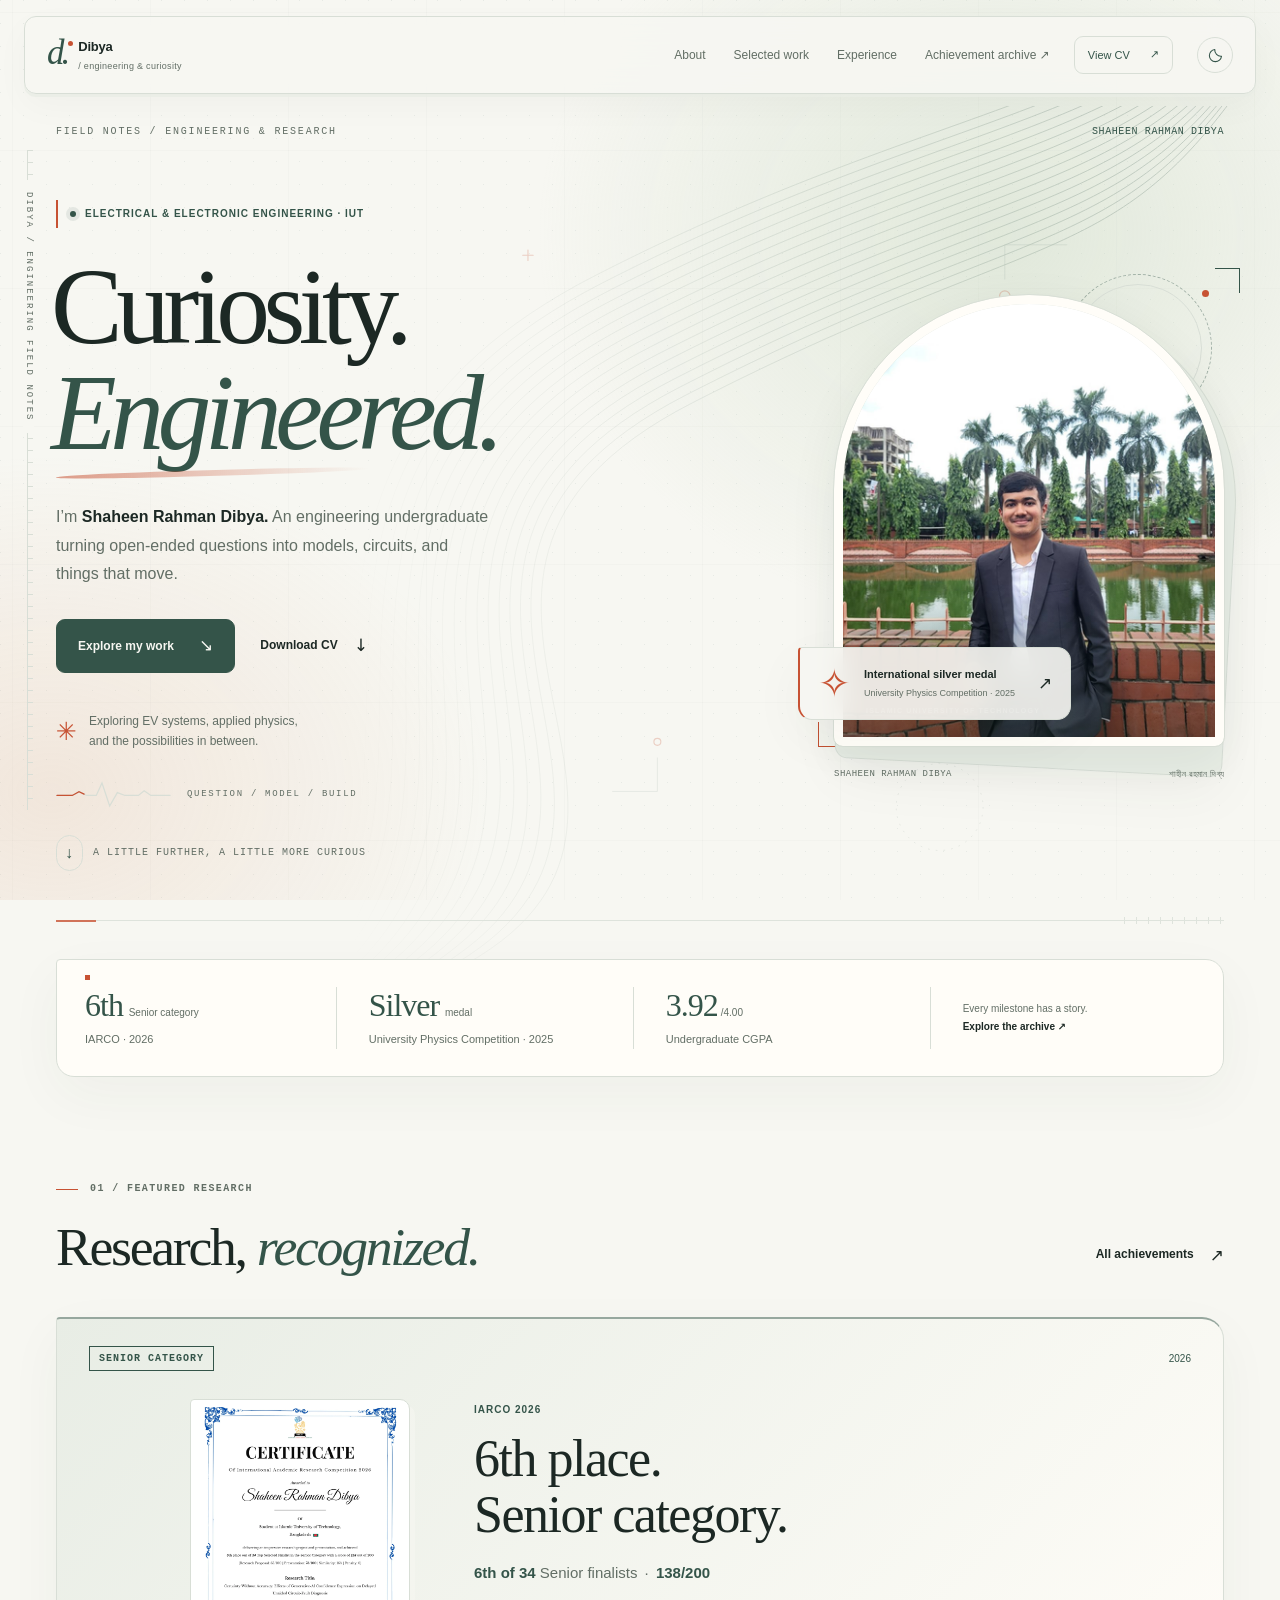
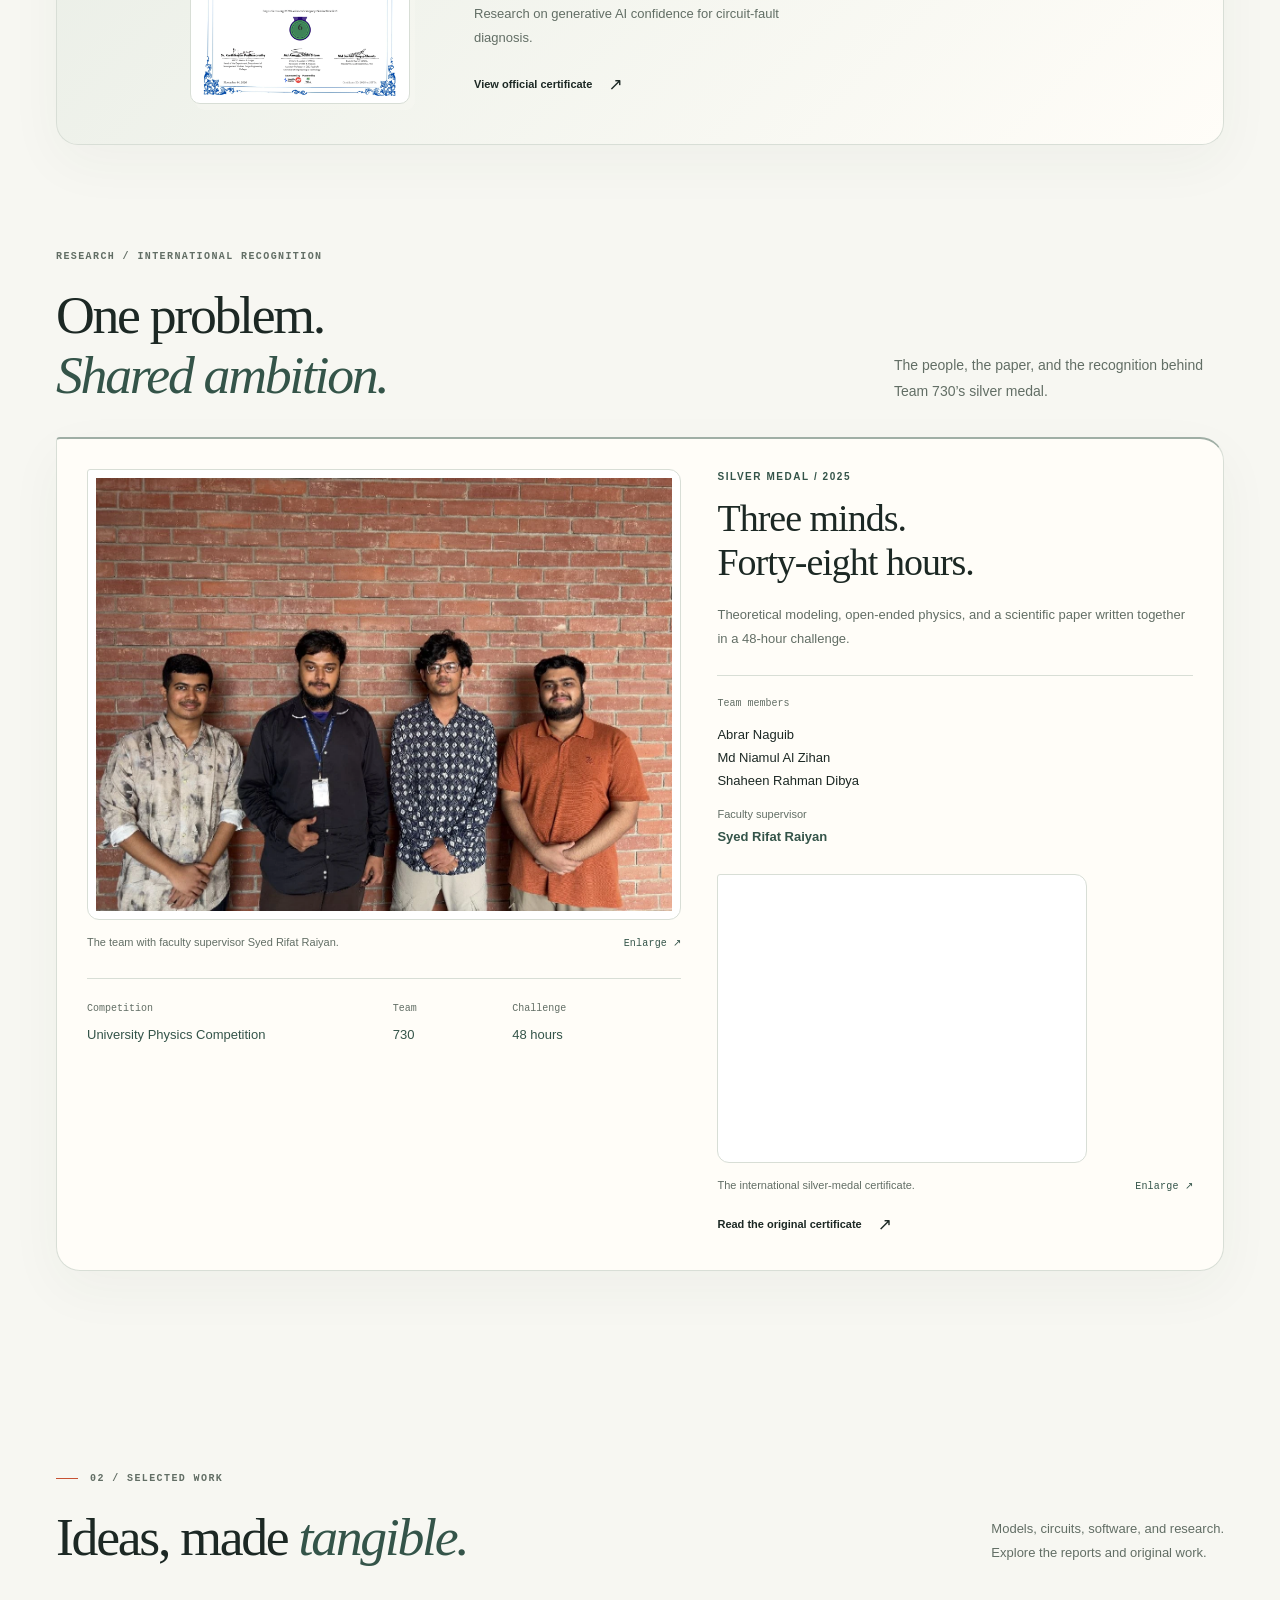
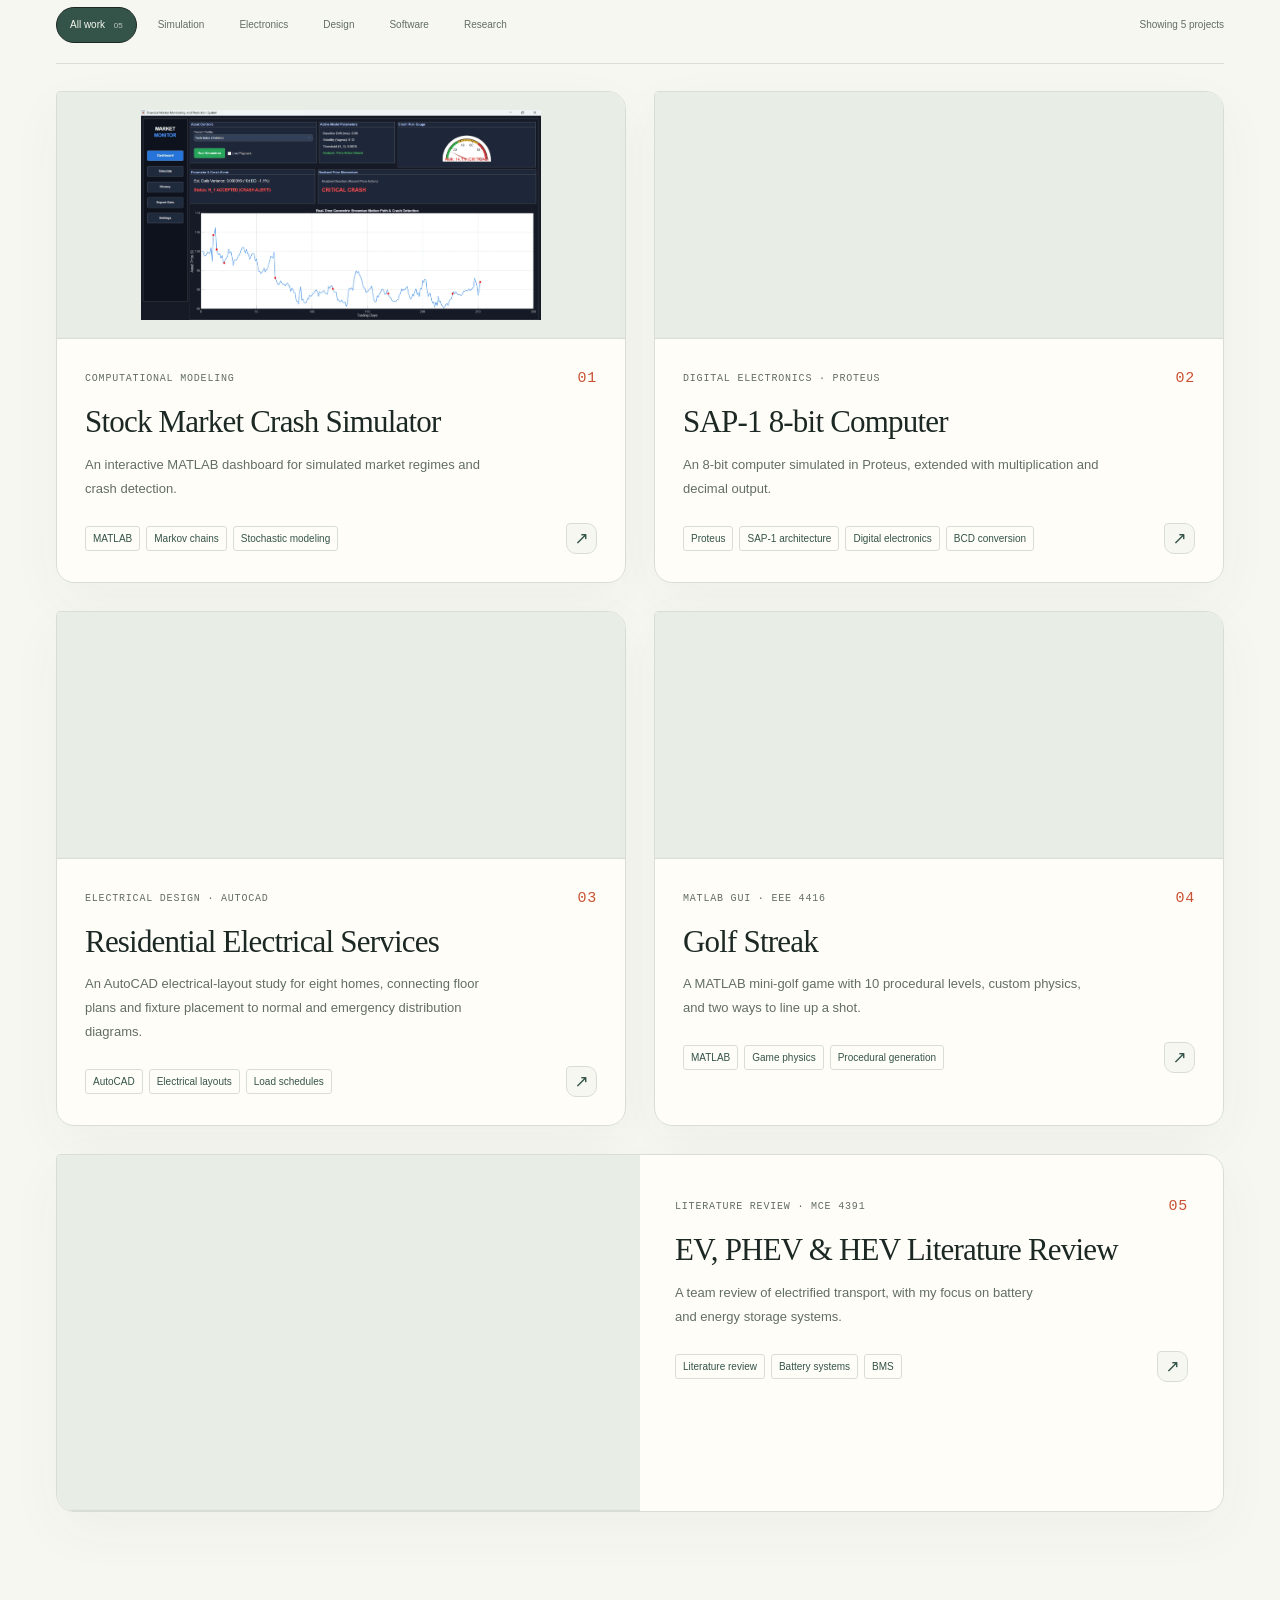
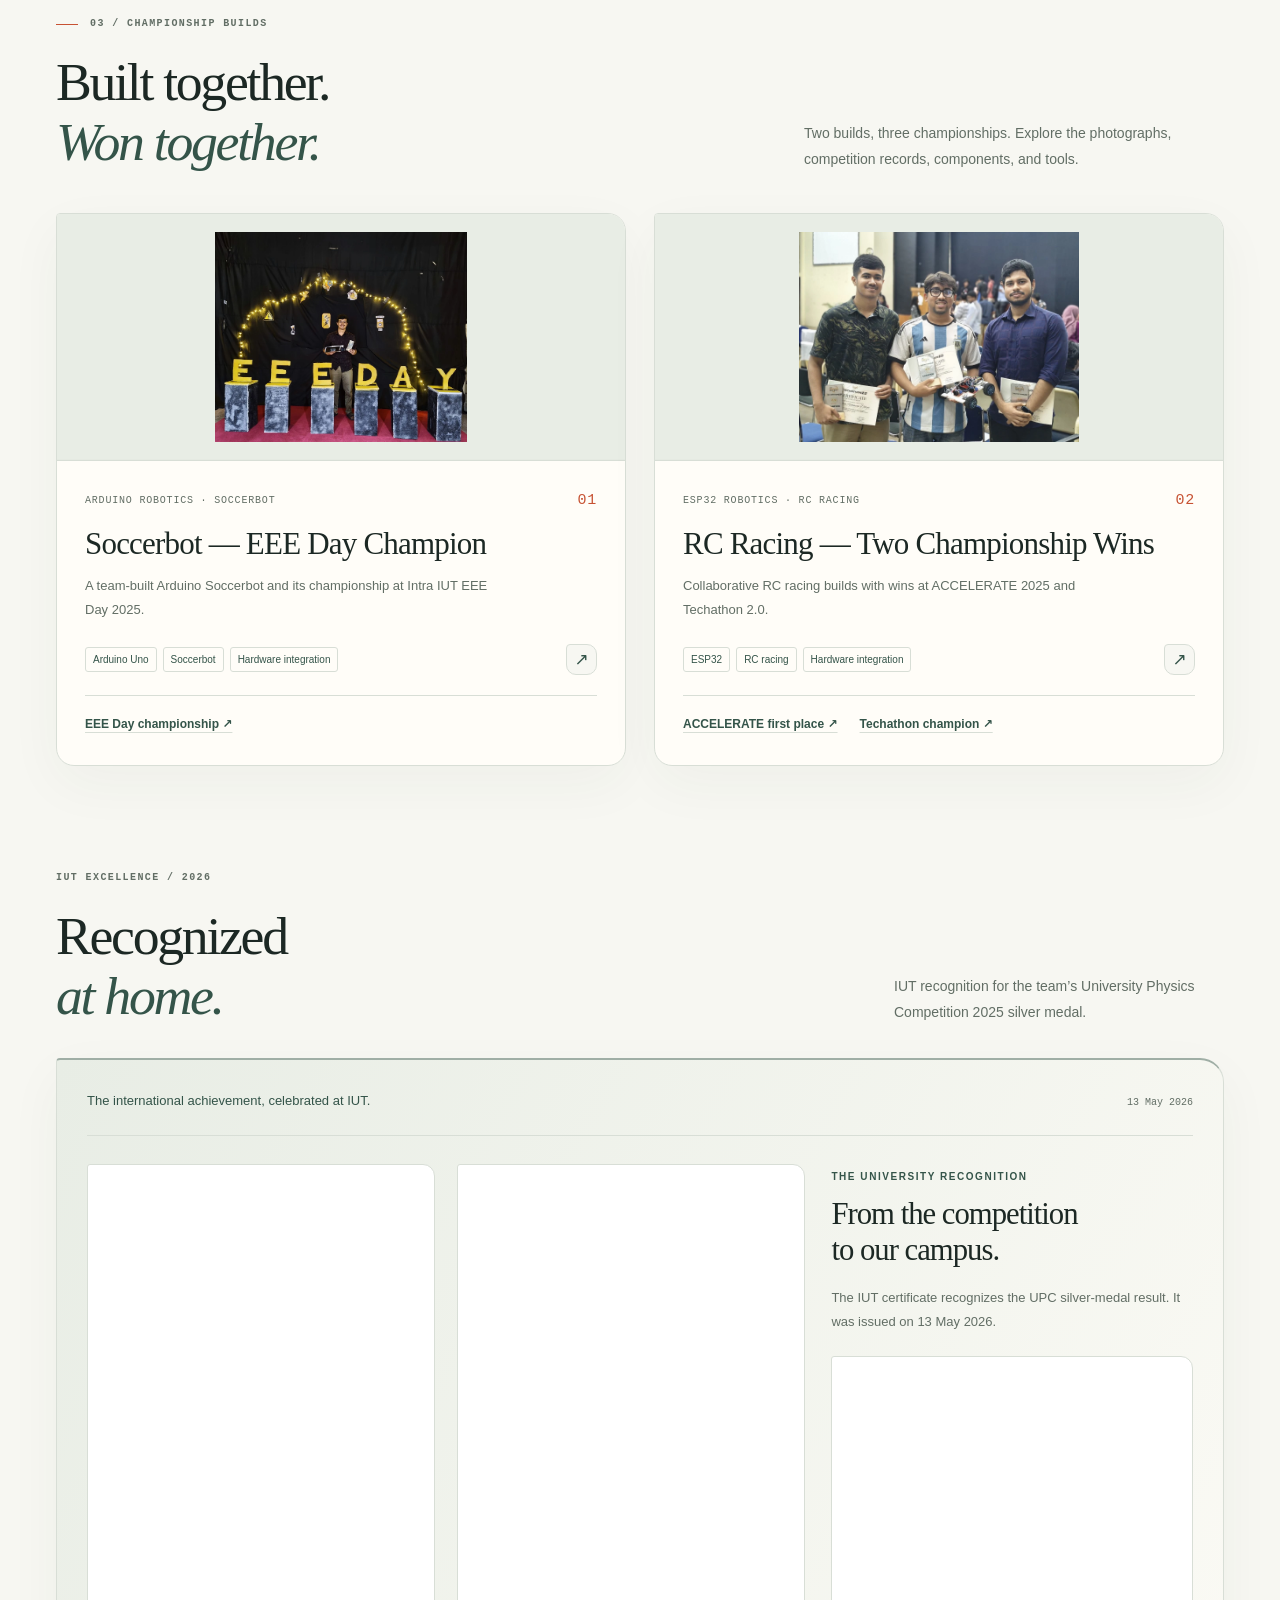
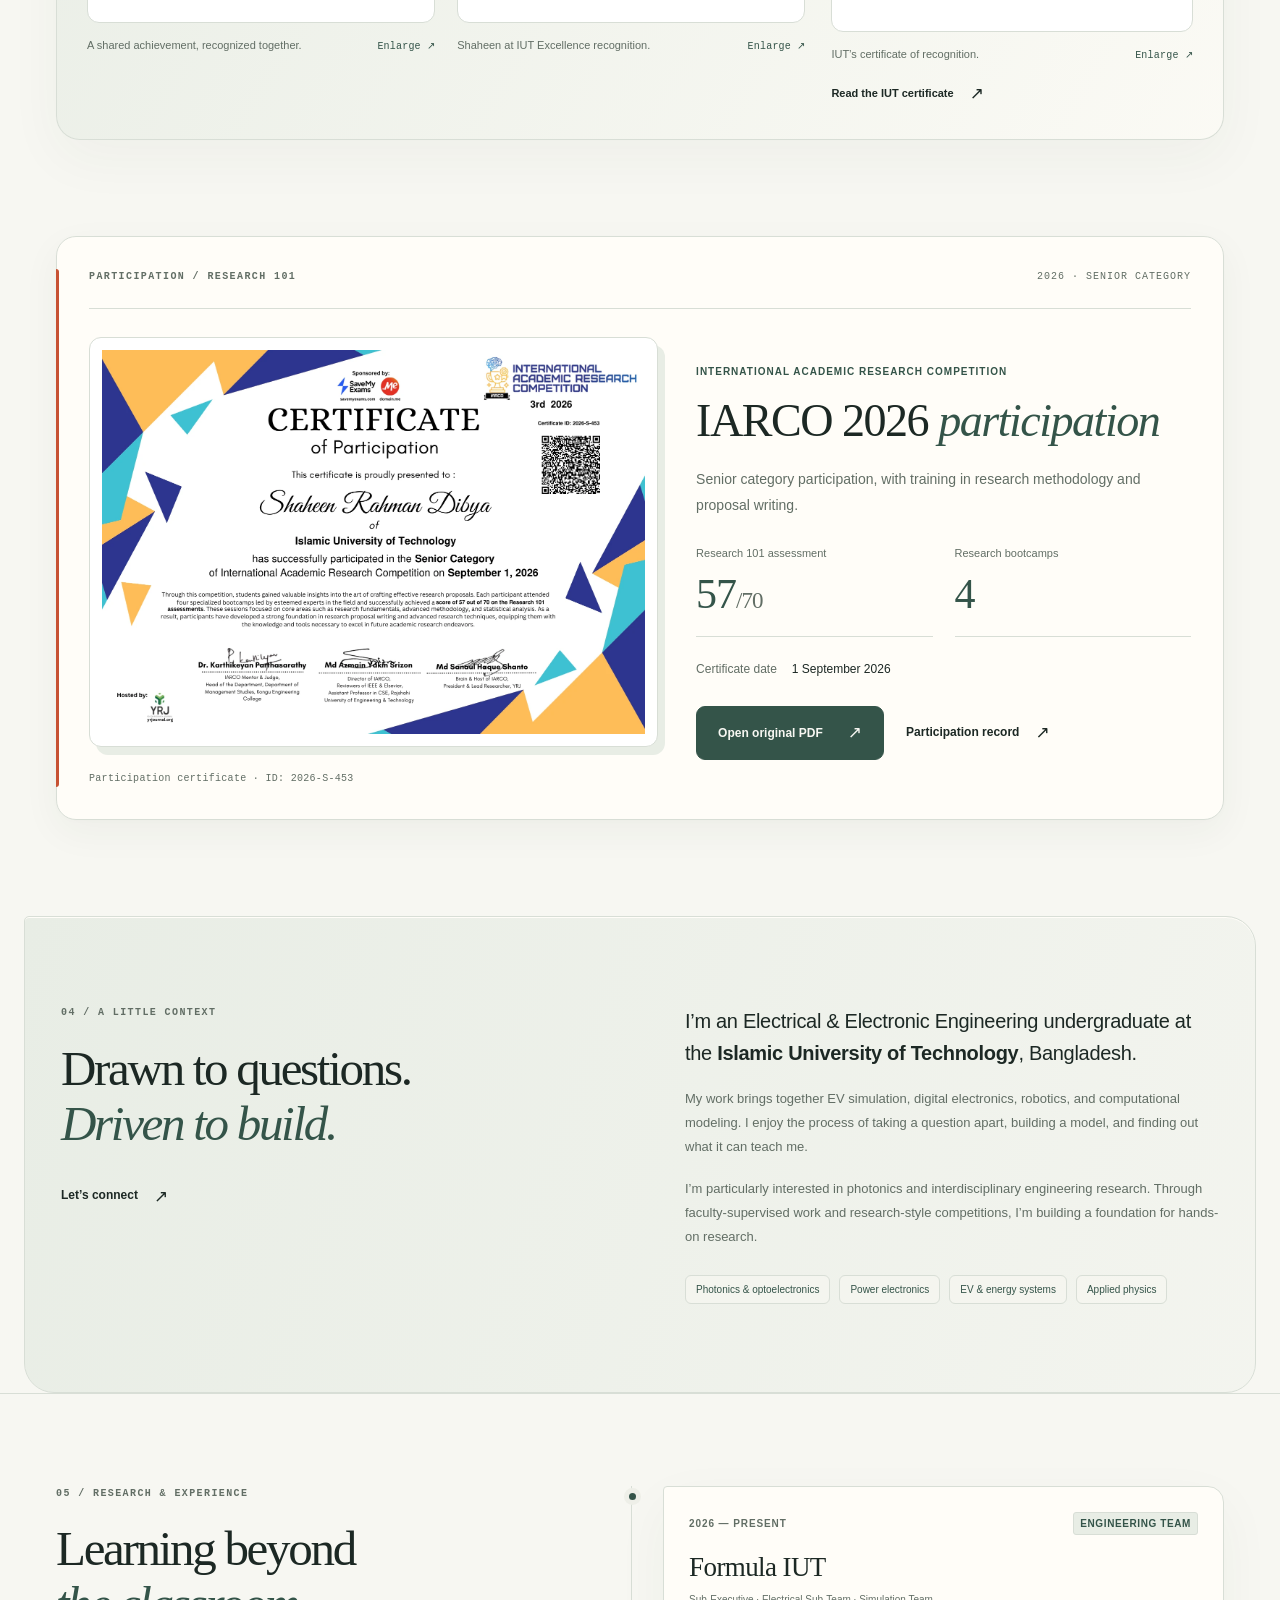
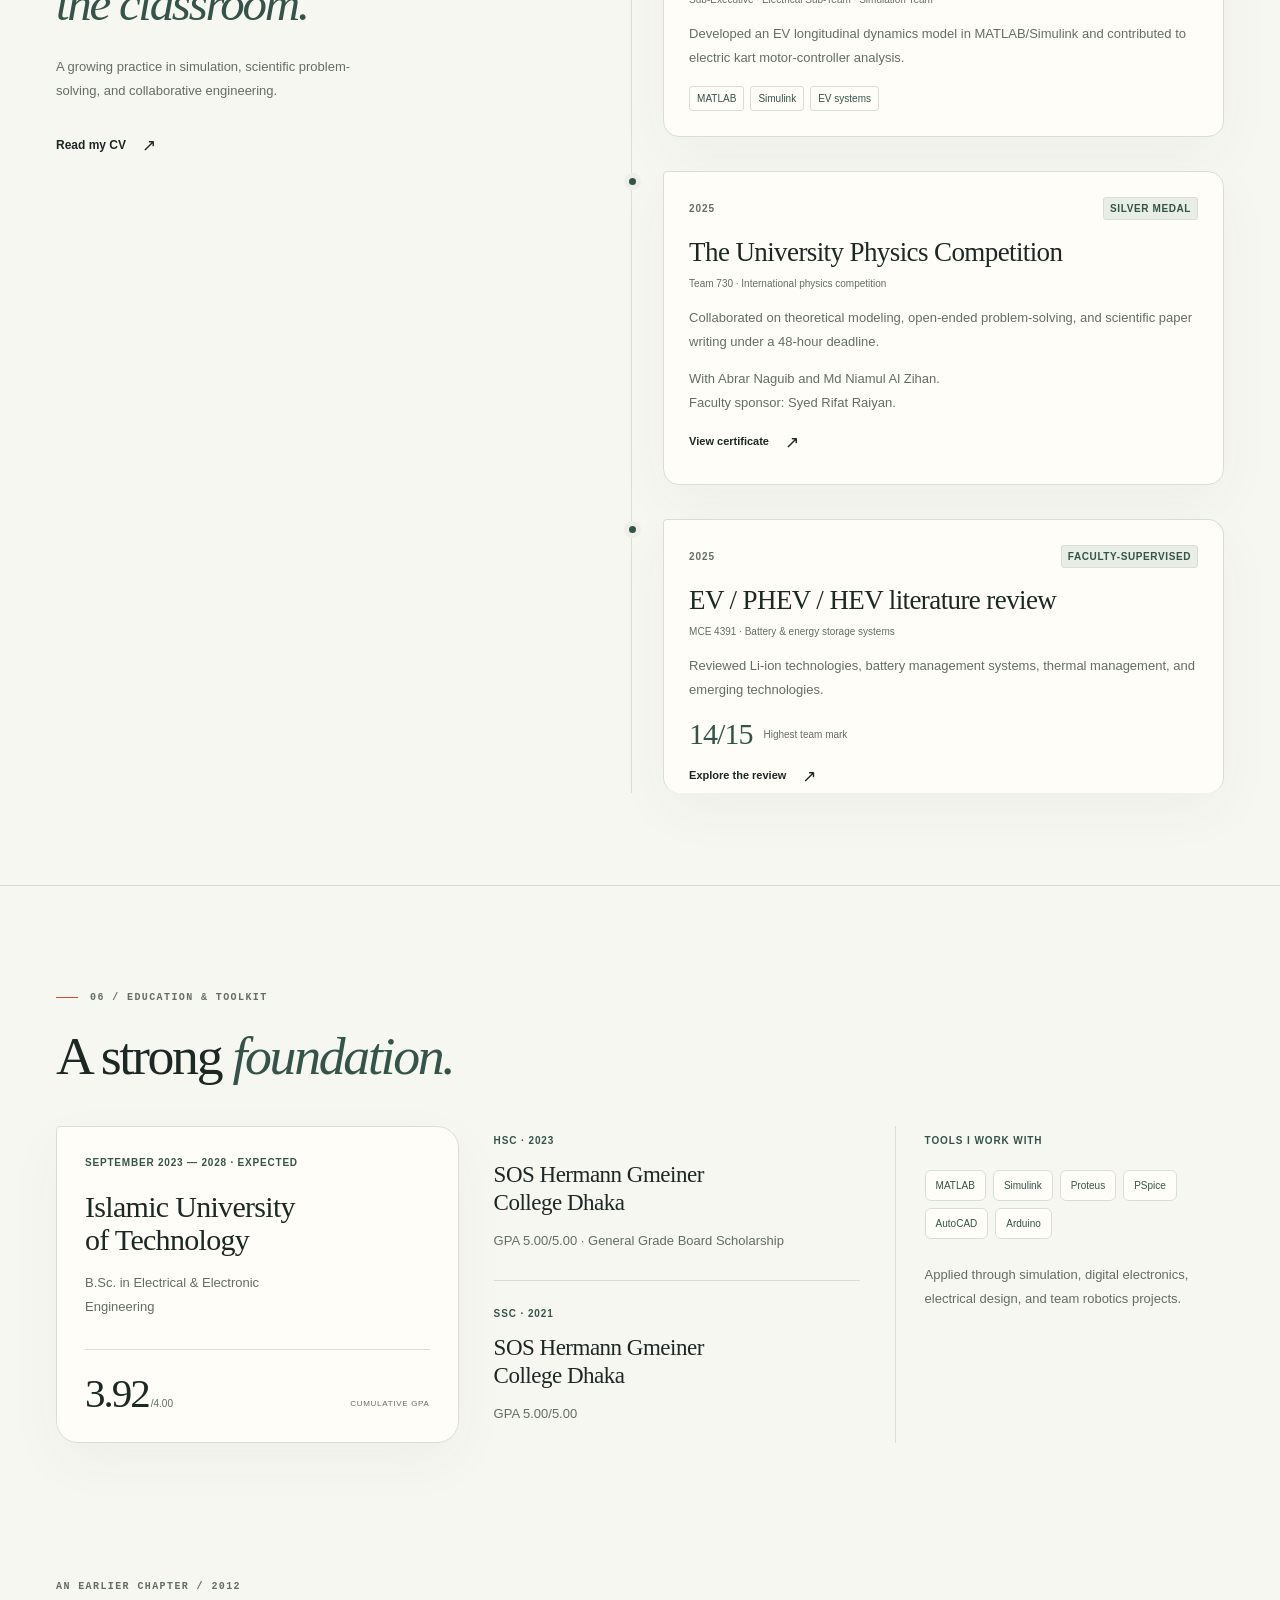
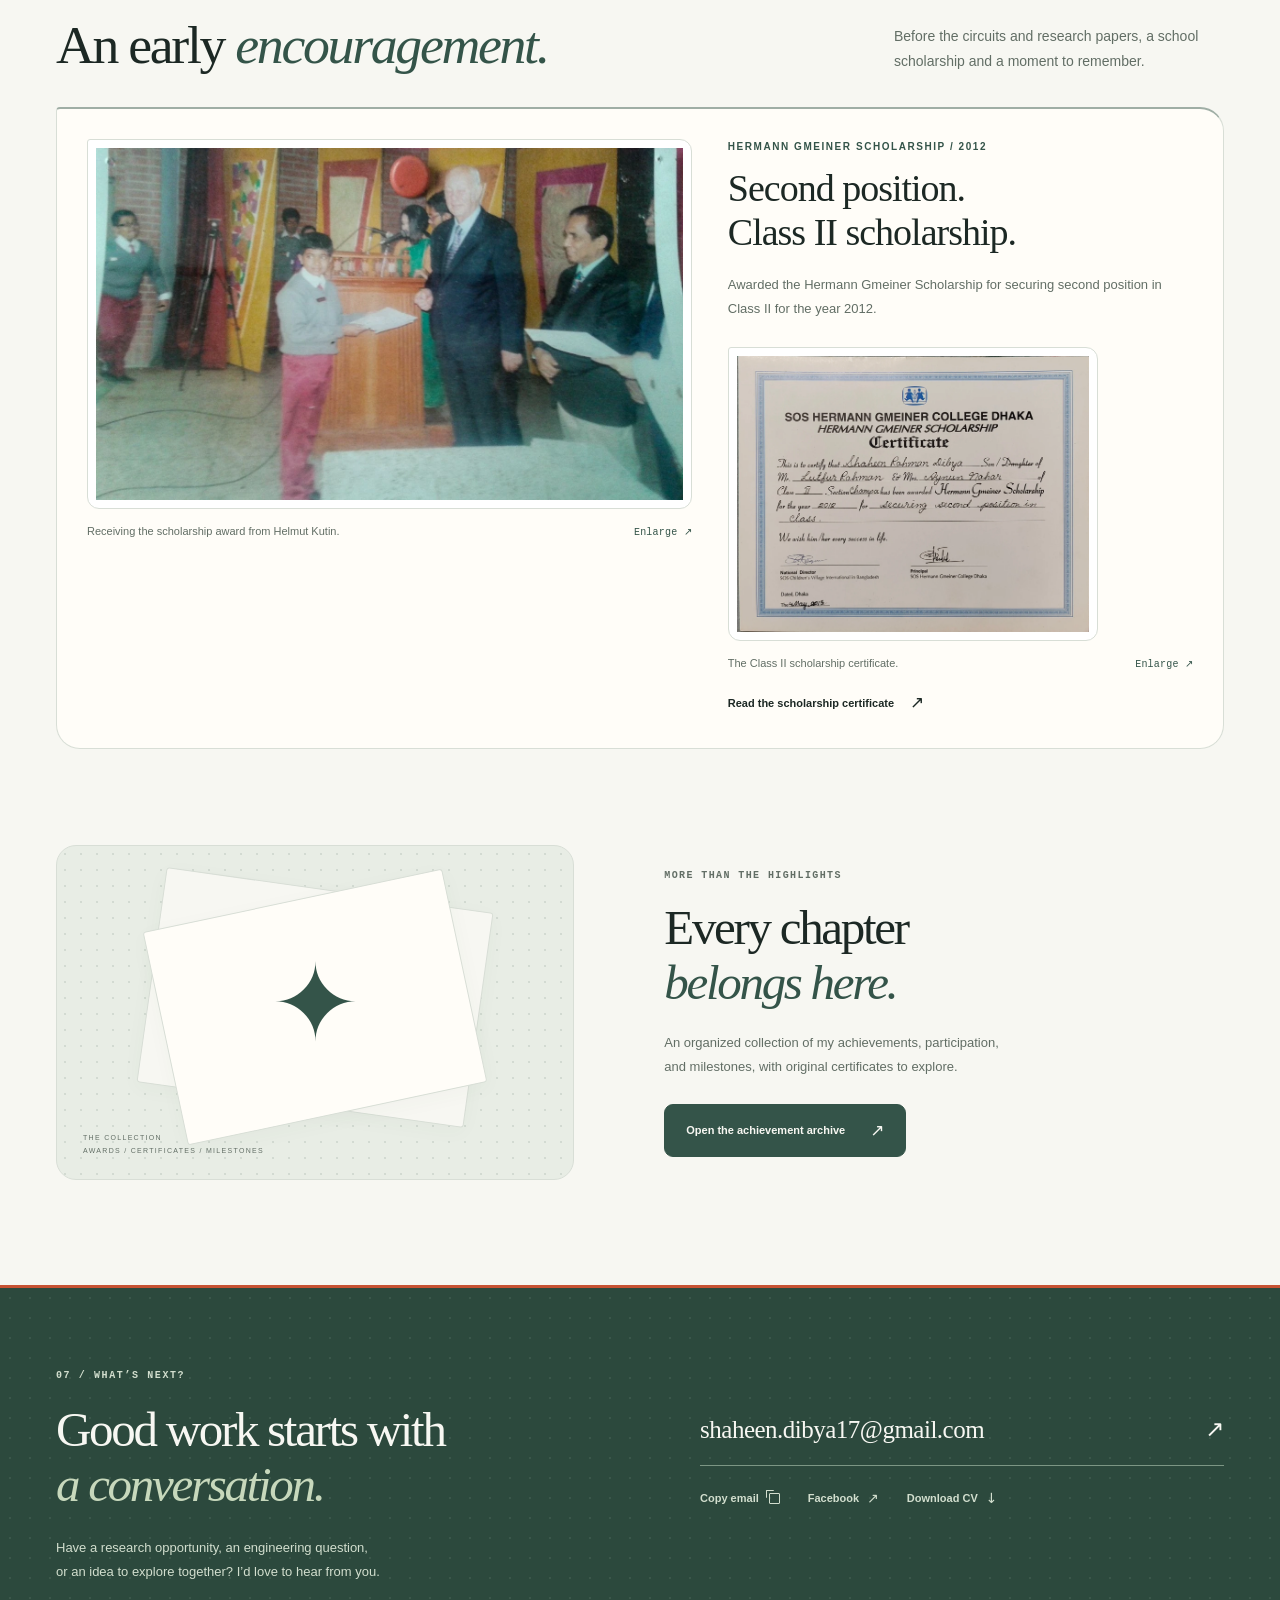
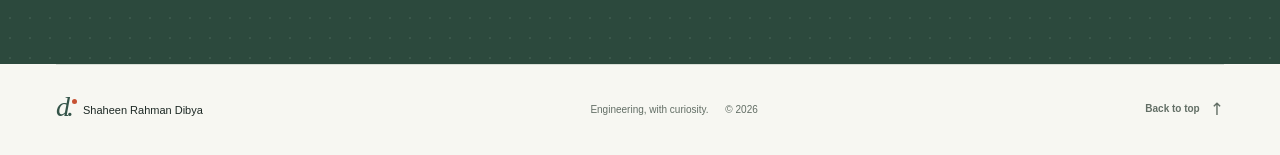
<file: index.html>
<!doctype html>
<html lang="en">
<head>
  <meta charset="utf-8">
  <meta name="viewport" content="width=device-width, initial-scale=1">
  <meta name="description" content="Shaheen Rahman Dibya — Electrical & Electronic Engineering undergraduate at IUT. University Physics Competition silver medalist and 6th place in the IARCO 2026 Senior Category, exploring engineering and scientific research.">
  <meta name="theme-color" content="#f7f7f2">
  <meta property="og:title" content="Shaheen Rahman Dibya — Engineering Portfolio">
  <meta property="og:description" content="Curiosity, engineered. Explore my engineering projects, research experience, and complete achievement archive.">
  <meta property="og:type" content="website">
  <meta property="og:image" content="https://shaheendibya.github.io/github-portfolio/assets/portrait.png">
  <title>Shaheen Rahman Dibya — Engineering Portfolio</title>
  <link rel="icon" href="assets/favicon.svg" type="image/svg+xml">
  <link rel="stylesheet" href="style.css?v=5d728014b991">
  <link rel="stylesheet" href="polish.css?v=89034255e917">
  <link rel="stylesheet" href="identity.css?v=28a35aa760e2">
  <link rel="stylesheet" href="participation.css?v=62006497180e">
  <link rel="stylesheet" href="events.css?v=c98fab91d2db">
  <link rel="stylesheet" href="recognition.css?v=2e0ea18e8655">
  <script src="projects.js?v=31b3c73bb23b" defer></script>
  <script src="app.js?v=7dadf80127a2" defer></script>
  <script src="polish.js?v=251fa7a9a225" defer></script>
  <script src="identity.js?v=c2fee371d605" defer></script>
  <script src="recognition-gallery.js?v=a16c57730116" defer></script>
</head>
<body>
  <a class="skip-link" href="#main">Skip to content</a>
  <header class="site-header">
    <div class="container header-inner">
      <a class="brand" href="#home" aria-label="Dibya, home"><span class="brand-mark" aria-hidden="true">d.</span><span class="brand-name">Dibya<span> / engineering & curiosity</span></span></a>
      <button class="mobile-toggle" aria-controls="site-nav" aria-expanded="false" aria-label="Open navigation"><span></span><span></span></button>
      <nav id="site-nav" class="desktop-nav" aria-label="Main navigation">
        <a class="nav-link" href="#about">About</a><a class="nav-link" href="#work">Selected work</a><a class="nav-link" href="#experience">Experience</a><a class="nav-link" href="archive.html">Achievement archive <span aria-hidden="true">↗</span></a>
      </nav>
      <a class="header-cv" href="assets/documents/cv.pdf" target="_blank" rel="noopener">View CV <span aria-hidden="true">↗</span></a>
      <button class="theme-toggle" type="button" hidden aria-label="Dark mode" aria-pressed="false" title="Switch to dark mode"><svg class="theme-moon" viewBox="0 0 24 24" fill="none" stroke="currentColor" stroke-width="1.5" stroke-linecap="round" stroke-linejoin="round" aria-hidden="true"><path d="M20.5 13A8.6 8.6 0 0 1 11 3.5 8.6 8.6 0 1 0 20.5 13Z"/></svg><svg class="theme-sun" viewBox="0 0 24 24" fill="none" stroke="currentColor" stroke-width="1.5" stroke-linecap="round" aria-hidden="true"><circle cx="12" cy="12" r="4"/><path d="M12 2v2m0 16v2M2 12h2m16 0h2M5 5l1.4 1.4m11.2 11.2L19 19M5 19l1.4-1.4M17.6 6.4 19 5"/></svg></button>
    </div>
  </header>
  <div class="field-rail" aria-hidden="true"><span>DIBYA / ENGINEERING FIELD NOTES</span></div>
  <main id="main">
    <section class="hero container" id="home" aria-labelledby="hero-title">
      <div class="hero-edition" aria-hidden="true"><span>FIELD NOTES / ENGINEERING &amp; RESEARCH</span><span>SHAHEEN RAHMAN DIBYA</span></div>
      <div class="hero-copy">
        <p class="eyebrow"><span class="status-dot" aria-hidden="true"></span> ELECTRICAL & ELECTRONIC ENGINEERING · IUT</p>
        <h1 id="hero-title">Curiosity.<br><em>Engineered.</em></h1>
        <p class="hero-intro">I’m <strong>Shaheen Rahman Dibya.</strong> An engineering undergraduate turning open-ended questions into models, circuits, and things that move.</p>
        <div class="hero-actions"><a class="button button-dark" href="#work">Explore my work <span aria-hidden="true">↘</span></a><a class="text-link" href="assets/documents/cv.pdf" download="Shaheen-Rahman-Dibya-CV.pdf">Download CV <span aria-hidden="true">↓</span></a></div>
        <div class="hero-note"><span class="tiny-cross" aria-hidden="true">✳</span><p>Exploring EV systems, applied physics,<br>and the possibilities in between.</p></div>
        <div class="field-signal" aria-hidden="true"><svg viewBox="0 0 120 34" fill="none" stroke-width="1.3" stroke-linecap="round"><path class="signal-base" d="M1 18H17l7-4 8 4h10l6-13 8 24 8-14 8 3h14l6-5 7 5h20"/><path class="signal-current" d="M1 18H17l7-4 8 4h10l6-13 8 24 8-14 8 3h14l6-5 7 5h20"/></svg><span>QUESTION / MODEL / BUILD</span></div>
        <a class="hero-discover" href="#highlights"><span aria-hidden="true">↓</span> A little further, a little more curious</a>
      </div>
      <div class="hero-visual">
        <div class="portrait-frame"><img src="assets/portrait.png" alt="Shaheen Rahman Dibya at the Islamic University of Technology campus" width="384" height="512" fetchpriority="high"><span class="portrait-coordinate">23.95° N &nbsp; 90.38° E<br>ISLAMIC UNIVERSITY OF TECHNOLOGY</span></div>
        <div class="portrait-caption"><span>SHAHEEN RAHMAN DIBYA</span><span lang="bn">শাহীন রহমান দিব্য</span></div>
        <a class="hero-award" href="#upc-showcase"><span class="award-symbol" aria-hidden="true">✧</span><span><strong>International silver medal</strong><small>University Physics Competition · 2025</small></span><span aria-hidden="true">↗</span></a>
        <span class="portrait-orbit" aria-hidden="true"></span>
      </div>
    </section>
    <div class="container"><div class="stat-strip" aria-label="At a glance"><div><strong>6th<span> Senior category</span></strong><p>IARCO · 2026</p></div><div><strong>Silver<span> medal</span></strong><p>University Physics Competition · 2025</p></div><div><strong>3.92<span>/4.00</span></strong><p>Undergraduate CGPA</p></div><a href="archive.html">Every milestone has a story.<br><span>Explore the archive ↗</span></a></div></div>

    <section id="highlights" class="section container" aria-labelledby="highlights-title">
      <div class="section-heading"><div><p class="section-label">01 / FEATURED RESEARCH</p><h2 id="highlights-title">Research, <em>recognized.</em></h2></div><a class="text-link" href="archive.html">All achievements <span aria-hidden="true">↗</span></a></div>
      <div class="recognition-grid">
        <article class="recognition-feature recognition-iarco">
          <div class="recognition-meta"><span class="tag">SENIOR CATEGORY</span><span>2026</span></div>
          <div class="iarco-official-layout">
            <a class="iarco-certificate-art" href="archive.html?record=iarco-2026-senior" aria-label="View the official IARCO 2026 sixth-place certificate">
              <img src="assets/certificates/iarco-2026-sixth-place.webp" width="1500" height="2122" loading="lazy" decoding="async" alt="Official IARCO 2026 Senior final-round certificate recording sixth place and a score of 138 out of 200.">
            </a>
            <div class="recognition-copy">
              <p class="eyebrow">IARCO 2026</p>
              <h3>6th place.<br>Senior category.</h3>
              <p class="iarco-official-stats"><strong>6th of 34</strong> Senior finalists <span aria-hidden="true">·</span> <strong>138/200</strong></p>
              <p>Research on generative AI confidence for circuit-fault diagnosis.</p>
              <a class="text-link" href="archive.html?record=iarco-2026-senior">View official certificate <span aria-hidden="true">↗</span></a>
            </div>
          </div>
        </article>
      </div>
    </section>

    <section id="upc-showcase" class="section container recognition-showcase" aria-labelledby="upc-showcase-title">
      <div class="recognition-section-heading">
        <div><p class="section-label">RESEARCH / INTERNATIONAL RECOGNITION</p><h2 id="upc-showcase-title">One problem.<br><em>Shared ambition.</em></h2></div>
        <p class="recognition-heading-note">The people, the paper, and the recognition behind Team 730’s silver medal.</p>
      </div>
      <div class="recognition-panel recognition-upc-grid">
        <div class="recognition-team-story">
          <figure class="recognition-photo recognition-team-photo">
            <a class="recognition-photo-link" href="assets/events/upc-2025/team-and-supervisor.webp" data-gallery="upc" data-gallery-title="University Physics Competition · 2025" data-caption="Team 730 with faculty supervisor Syed Rifat Raiyan. Team members: Abrar Naguib, Md Niamul Al Zihan, and Shaheen Rahman Dibya.">
              <img src="assets/events/upc-2025/team-and-supervisor.webp" width="1280" height="960" loading="lazy" decoding="async" alt="University Physics Competition 2025 team and their faculty supervisor together at IUT.">
            </a>
            <figcaption><span>The team with faculty supervisor Syed Rifat Raiyan.</span><span class="recognition-photo-hint">Enlarge ↗</span></figcaption>
          </figure>
          <dl class="recognition-field-facts"><div><dt>Competition</dt><dd>University Physics Competition</dd></div><div><dt>Team</dt><dd>730</dd></div><div><dt>Challenge</dt><dd>48 hours</dd></div></dl>
        </div>
        <div class="recognition-story">
          <p class="eyebrow">SILVER MEDAL / 2025</p>
          <h3>Three minds.<br>Forty-eight hours.</h3>
          <p>Theoretical modeling, open-ended physics, and a scientific paper written together in a 48-hour challenge.</p>
          <div class="recognition-team-credits"><p>Team members</p><ul><li>Abrar Naguib</li><li>Md Niamul Al Zihan</li><li>Shaheen Rahman Dibya</li></ul><p class="recognition-supervisor">Faculty supervisor <strong>Syed Rifat Raiyan</strong></p></div>
          <figure class="recognition-document">
            <a class="recognition-photo-link" href="assets/certificates/achievement-01.webp" data-gallery="upc" data-gallery-title="University Physics Competition · 2025" data-caption="University Physics Competition 2025 silver-medal certificate for Team 730. Original certificate collection, page 1.">
              <img src="assets/certificates/achievement-01.webp" width="1500" height="1153" loading="lazy" decoding="async" alt="Silver-medal certificate for the University Physics Competition 2025 team.">
            </a>
            <figcaption><span>The international silver-medal certificate.</span><span class="recognition-photo-hint">Enlarge ↗</span></figcaption>
            <a class="text-link recognition-pdf" href="assets/documents/lifelong-achievements.pdf#page=1" target="_blank" rel="noopener">Read the original certificate <span aria-hidden="true">↗</span></a>
          </figure>
        </div>
      </div>
    </section>

    <section id="work" class="section container" aria-labelledby="work-title">
      <div class="section-heading"><div><p class="section-label">02 / SELECTED WORK</p><h2 id="work-title">Ideas, made <em>tangible.</em></h2></div><p class="section-aside">Models, circuits, software, and research.<br>Explore the reports and original work.</p></div>
      <div class="project-toolbar"><div class="filter-group" role="group" aria-label="Filter projects"><button class="filter-button active" data-project-filter="all" aria-pressed="true">All work <span>05</span></button><button class="filter-button" data-project-filter="simulation" aria-pressed="false">Simulation</button><button class="filter-button" data-project-filter="hardware" aria-pressed="false">Electronics</button><button class="filter-button" data-project-filter="design" aria-pressed="false">Design</button><button class="filter-button" data-project-filter="software" aria-pressed="false">Software</button><button class="filter-button" data-project-filter="research" aria-pressed="false">Research</button></div><p id="project-count" class="muted" aria-live="polite">Showing 5 projects</p></div>
      <div class="project-grid" id="project-list"></div>
      <noscript><p>Read the reports for <a href="assets/projects/stock-market-crash-simulator/project-report.pdf">Stock Market Crash Simulator</a>, <a href="assets/projects/sap-1-computer/project-report.pdf">SAP-1 8-bit Computer</a>, <a href="assets/projects/residential-electrical-services/project-report.pdf">Residential Electrical Services</a>, <a href="assets/projects/golf-streak/project-report.pdf">Golf Streak</a>, and <a href="assets/projects/ev-literature-review/literature-review.pdf">EV / PHEV / HEV Literature Review</a>.</p></noscript>
    </section>

    <section id="event-showcase" class="section container event-showcase" aria-labelledby="event-showcase-title">
      <div class="section-heading"><div><p class="section-label">03 / CHAMPIONSHIP BUILDS</p><h2 id="event-showcase-title">Built together.<br><em>Won together.</em></h2></div><p class="event-intro">Two builds, three championships. Explore the photographs, competition records, components, and tools.</p></div>
      <div class="project-grid" id="event-grid"></div>
      <noscript><p>Explore the <a href="archive.html?record=achievement-05">ACCELERATE achievement</a>, <a href="archive.html?record=achievement-04">Techathon achievement</a>, and <a href="archive.html?record=cv-soccerbot-2025">Soccerbot achievement</a>, or read the <a href="project.html?project=soccerbot">Soccerbot</a> and <a href="project.html?project=rc-racing">RC racing</a> build pages.</p></noscript>
    </section>

    <section id="iut-excellence" class="section container recognition-showcase recognition-iut" aria-labelledby="iut-excellence-title">
      <div class="recognition-section-heading">
        <div><p class="section-label">IUT EXCELLENCE / 2026</p><h2 id="iut-excellence-title">Recognized<br><em>at home.</em></h2></div>
        <p class="recognition-heading-note">IUT recognition for the team’s University Physics Competition 2025 silver medal.</p>
      </div>
      <div class="recognition-panel">
        <div class="recognition-panel-dateline"><p>The international achievement, celebrated at IUT.</p><time datetime="2026-05-13">13 May 2026</time></div>
        <div class="recognition-iut-grid">
          <figure class="recognition-photo">
            <a class="recognition-photo-link" href="assets/events/iut-excellence-2026/team.webp" data-gallery="iut" data-gallery-title="IUT Excellence recognition · 2026" data-caption="The University Physics Competition team at IUT Excellence recognition in 2026, celebrating their 2025 silver-medal achievement.">
              <img src="assets/events/iut-excellence-2026/team.webp" width="960" height="1280" loading="lazy" decoding="async" alt="The University Physics Competition team together at IUT Excellence recognition in 2026.">
            </a>
            <figcaption><span>A shared achievement, recognized together.</span><span class="recognition-photo-hint">Enlarge ↗</span></figcaption>
          </figure>
          <figure class="recognition-photo">
            <a class="recognition-photo-link" href="assets/events/iut-excellence-2026/award-portrait.webp" data-gallery="iut" data-gallery-title="IUT Excellence recognition · 2026" data-caption="Shaheen with his IUT Excellence recognition in 2026 for the University Physics Competition 2025 silver-medal achievement.">
              <img src="assets/events/iut-excellence-2026/award-portrait.webp" width="960" height="1280" loading="lazy" decoding="async" alt="Shaheen with his IUT Excellence recognition in 2026.">
            </a>
            <figcaption><span>Shaheen at IUT Excellence recognition.</span><span class="recognition-photo-hint">Enlarge ↗</span></figcaption>
          </figure>
          <div class="recognition-iut-evidence">
            <p class="eyebrow">THE UNIVERSITY RECOGNITION</p>
            <h3>From the competition<br>to our campus.</h3>
            <p>The IUT certificate recognizes the UPC silver-medal result. It was issued on <time datetime="2026-05-13">13 May 2026</time>.</p>
            <figure class="recognition-document">
              <a class="recognition-photo-link" href="assets/certificates/achievement-29.webp" data-gallery="iut" data-gallery-title="IUT Excellence recognition · 2026" data-caption="IUT recognition certificate issued 13 May 2026 for the University Physics Competition 2025 silver medal. Original certificate collection, page 29.">
                <img src="assets/certificates/achievement-29.webp" width="1500" height="1125" loading="lazy" decoding="async" alt="IUT certificate recognizing the University Physics Competition 2025 silver medal, issued 13 May 2026.">
              </a>
              <figcaption><span>IUT’s certificate of recognition.</span><span class="recognition-photo-hint">Enlarge ↗</span></figcaption>
              <a class="text-link recognition-pdf" href="assets/documents/lifelong-achievements.pdf#page=29" target="_blank" rel="noopener">Read the IUT certificate <span aria-hidden="true">↗</span></a>
            </figure>
          </div>
        </div>
      </div>
    </section>

    <section id="iarco-participation" class="section container participation-showcase" aria-labelledby="iarco-participation-title">
      <div class="participation-panel">
        <div class="participation-panel-heading"><p class="section-label">PARTICIPATION / RESEARCH 101</p><span>2026 · SENIOR CATEGORY</span></div>
        <div class="participation-showcase-grid">
          <figure class="participation-certificate">
            <a href="assets/documents/iarco-2026-participation.pdf" target="_blank" rel="noopener" aria-label="Open the original IARCO 2026 participation certificate PDF">
              <img src="assets/certificates/iarco-2026-participation.webp" width="1500" height="1061" loading="lazy" decoding="async" alt="IARCO 2026 Senior participation certificate for Shaheen Rahman Dibya, recording four research bootcamps and a Research 101 assessment score of 57 out of 70.">
            </a>
            <figcaption>Participation certificate · ID: 2026-S-453</figcaption>
          </figure>
          <div class="participation-showcase-copy">
            <p class="eyebrow">International Academic Research Competition</p>
            <h2 id="iarco-participation-title">IARCO 2026 <em>participation</em></h2>
            <p>Senior category participation, with training in research methodology and proposal writing.</p>
            <dl class="participation-assessments">
              <div><dt>Research 101 assessment</dt><dd>57<span>/70</span></dd></div>
              <div><dt>Research bootcamps</dt><dd>4</dd></div>
            </dl>
            <p class="participation-certificate-date"><span>Certificate date</span><time datetime="2026-09-01">1 September 2026</time></p>
            <div class="participation-showcase-actions">
              <a class="button button-dark" href="assets/documents/iarco-2026-participation.pdf" target="_blank" rel="noopener">Open original PDF <span aria-hidden="true">↗</span></a>
              <a class="text-link" href="archive.html?search=IARCO&amp;kind=participation">Participation record <span aria-hidden="true">↗</span></a>
            </div>
          </div>
        </div>
      </div>
    </section>

    <section id="about" class="about-section"><div class="container about-grid"><div><p class="section-label">04 / A LITTLE CONTEXT</p><h2>Drawn to questions.<br><em>Driven to build.</em></h2><a class="text-link" href="#contact">Let’s connect <span aria-hidden="true">↗</span></a></div><div class="about-copy"><p class="large-copy">I’m an Electrical & Electronic Engineering undergraduate at the <strong>Islamic University of Technology</strong>, Bangladesh.</p><p>My work brings together EV simulation, digital electronics, robotics, and computational modeling. I enjoy the process of taking a question apart, building a model, and finding out what it can teach me.</p><p>I’m particularly interested in photonics and interdisciplinary engineering research. Through faculty-supervised work and research-style competitions, I’m building a foundation for hands-on research.</p><div class="interest-list" aria-label="Research interests"><span>Photonics & optoelectronics</span><span>Power electronics</span><span>EV & energy systems</span><span>Applied physics</span></div></div></div></section>

    <section id="experience" class="experience-section"><div class="container experience-grid"><div class="experience-intro"><p class="section-label">05 / RESEARCH & EXPERIENCE</p><h2>Learning beyond<br><em>the classroom.</em></h2><p>A growing practice in simulation, scientific problem-solving, and collaborative engineering.</p><a class="text-link" href="assets/documents/cv.pdf" target="_blank" rel="noopener">Read my CV <span aria-hidden="true">↗</span></a></div><div class="timeline"><article><div class="timeline-top"><span class="timeline-date">2026 — PRESENT</span><span class="tag">ENGINEERING TEAM</span></div><h3>Formula IUT</h3><p class="timeline-role">Sub-Executive · Electrical Sub-Team · Simulation Team</p><p>Developed an EV longitudinal dynamics model in MATLAB/Simulink and contributed to electric kart motor-controller analysis.</p><div class="tool-tags"><span>MATLAB</span><span>Simulink</span><span>EV systems</span></div></article><article><div class="timeline-top"><span class="timeline-date">2025</span><span class="tag">SILVER MEDAL</span></div><h3>The University Physics Competition</h3><p class="timeline-role">Team 730 · International physics competition</p><p>Collaborated on theoretical modeling, open-ended problem-solving, and scientific paper writing under a 48-hour deadline.</p><p class="timeline-detail">With Abrar Naguib and Md Niamul Al Zihan.<br>Faculty sponsor: Syed Rifat Raiyan.</p><a class="text-link" href="archive.html?search=University%20Physics">View certificate <span aria-hidden="true">↗</span></a></article><article><div class="timeline-top"><span class="timeline-date">2025</span><span class="tag">FACULTY-SUPERVISED</span></div><h3>EV / PHEV / HEV literature review</h3><p class="timeline-role">MCE 4391 · Battery & energy storage systems</p><p>Reviewed Li-ion technologies, battery management systems, thermal management, and emerging technologies.</p><p class="review-score"><strong>14/15</strong><span>Highest team mark</span></p><a class="text-link" href="project.html?project=ev-literature-review">Explore the review <span aria-hidden="true">↗</span></a></article></div></div></section>

    <section id="education" class="section container" aria-labelledby="education-title"><div class="section-heading"><div><p class="section-label">06 / EDUCATION & TOOLKIT</p><h2 id="education-title">A strong <em>foundation.</em></h2></div></div><div class="education-grid"><article class="education-primary"><p class="eyebrow">SEPTEMBER 2023 — 2028 · EXPECTED</p><h3>Islamic University<br>of Technology</h3><p>B.Sc. in Electrical & Electronic Engineering</p><div class="education-grade"><strong>3.92<span>/4.00</span></strong><span>CUMULATIVE GPA</span></div></article><div class="education-secondary"><article><p class="eyebrow">HSC · 2023</p><h3>SOS Hermann Gmeiner College Dhaka</h3><p>GPA 5.00/5.00 · General Grade Board Scholarship</p></article><article><p class="eyebrow">SSC · 2021</p><h3>SOS Hermann Gmeiner College Dhaka</h3><p>GPA 5.00/5.00</p></article></div><div class="toolkit"><p class="eyebrow">TOOLS I WORK WITH</p><div><span>MATLAB</span><span>Simulink</span><span>Proteus</span><span>PSpice</span><span>AutoCAD</span><span>Arduino</span></div><p>Applied through simulation, digital electronics, electrical design, and team robotics projects.</p></div></div></section>

    <section id="class-ii-scholarship" class="section container recognition-showcase recognition-early" aria-labelledby="class-ii-scholarship-title">
      <div class="recognition-section-heading"><div><p class="section-label">AN EARLIER CHAPTER / 2012</p><h2 id="class-ii-scholarship-title">An early <em>encouragement.</em></h2></div><p class="recognition-heading-note">Before the circuits and research papers, a school scholarship and a moment to remember.</p></div>
      <div class="recognition-panel recognition-scholarship-grid">
        <figure class="recognition-photo">
          <a class="recognition-photo-link" href="assets/events/class-ii-scholarship/helmut-kutin-award.webp" data-gallery="scholarship" data-gallery-title="Class II scholarship · 2012" data-caption="Receiving the Class II second-position scholarship award from Helmut Kutin. Childhood photograph supplied by Shaheen.">
            <img src="assets/events/class-ii-scholarship/helmut-kutin-award.webp" width="1280" height="768" loading="lazy" decoding="async" alt="Childhood photograph of Shaheen receiving his Class II scholarship award from Helmut Kutin.">
          </a>
          <figcaption><span>Receiving the scholarship award from Helmut Kutin.</span><span class="recognition-photo-hint">Enlarge ↗</span></figcaption>
        </figure>
        <div class="recognition-story">
          <p class="eyebrow">HERMANN GMEINER SCHOLARSHIP / 2012</p>
          <h3>Second position.<br>Class II scholarship.</h3>
          <p>Awarded the Hermann Gmeiner Scholarship for securing second position in Class II for the year 2012.</p>
          <figure class="recognition-document">
            <a class="recognition-photo-link" href="assets/certificates/achievement-22.webp" data-gallery="scholarship" data-gallery-title="Class II scholarship · 2012" data-caption="Hermann Gmeiner Scholarship certificate for second position in Class II for the year 2012. Original certificate collection, page 22.">
              <img src="assets/certificates/achievement-22.webp" width="1500" height="1178" loading="lazy" decoding="async" alt="Hermann Gmeiner Scholarship certificate for second position in Class II for the year 2012.">
            </a>
            <figcaption><span>The Class II scholarship certificate.</span><span class="recognition-photo-hint">Enlarge ↗</span></figcaption>
            <a class="text-link recognition-pdf" href="assets/documents/lifelong-achievements.pdf#page=22" target="_blank" rel="noopener">Read the scholarship certificate <span aria-hidden="true">↗</span></a>
          </figure>
        </div>
      </div>
    </section>

    <section class="archive-banner container" aria-labelledby="archive-banner-title"><div class="archive-banner-art" aria-hidden="true"><span>✦</span><span class="archive-banner-index">THE COLLECTION<br>AWARDS / CERTIFICATES / MILESTONES</span></div><div><p class="section-label">MORE THAN THE HIGHLIGHTS</p><h2 id="archive-banner-title">Every chapter<br><em>belongs here.</em></h2><p>An organized collection of my achievements, participation, and milestones, with original certificates to explore.</p><a class="button button-dark" href="archive.html">Open the achievement archive <span aria-hidden="true">↗</span></a></div></section>

    <section id="contact" class="contact-section"><div class="container contact-inner"><div><p class="section-label">07 / WHAT’S NEXT?</p><h2>Good work starts with<br><em>a conversation.</em></h2><p>Have a research opportunity, an engineering question,<br>or an idea to explore together? I’d love to hear from you.</p></div><div class="contact-actions"><a class="contact-email" href="mailto:shaheen.dibya17@gmail.com">shaheen.dibya17@gmail.com <span aria-hidden="true">↗</span></a><div class="contact-links"><button class="text-link" id="copy-email">Copy email <span aria-hidden="true">⧉</span></button><a class="text-link" href="https://www.facebook.com/dibya.rahman.77/" target="_blank" rel="noopener noreferrer">Facebook <span aria-hidden="true">↗</span></a><a class="text-link" href="assets/documents/cv.pdf" download="Shaheen-Rahman-Dibya-CV.pdf">Download CV <span aria-hidden="true">↓</span></a></div><p id="copy-status" role="status"></p></div></div></section>
  </main>
  <footer class="site-footer container"><a class="brand footer-brand" href="#home"><span class="brand-mark" aria-hidden="true">d.</span><span>Shaheen Rahman Dibya</span></a><p>Engineering, with curiosity. <span>© <span id="current-year">2026</span></span></p><a class="text-link" href="#home">Back to top <span aria-hidden="true">↑</span></a></footer>
  <dialog id="recognition-dialog" class="recognition-dialog" aria-labelledby="recognition-title" aria-describedby="recognition-caption">
    <div class="recognition-dialog-heading"><h2 id="recognition-title"></h2><button class="recognition-close" type="button" aria-label="Close recognition photograph">Close <span aria-hidden="true">×</span></button></div>
    <div id="recognition-preview"><img alt=""></div>
    <p id="recognition-caption"></p>
    <div class="recognition-dialog-controls"><button id="recognition-prev" type="button" aria-label="Previous recognition image">← Previous</button><span id="recognition-count" aria-live="polite"></span><button id="recognition-next" type="button" aria-label="Next recognition image">Next →</button><a id="recognition-original" href="assets/events/upc-2025/team-and-supervisor.webp" target="_blank" rel="noopener">Open full-size image <span aria-hidden="true">↗</span></a></div>
  </dialog>
</body>
</html>
</file>
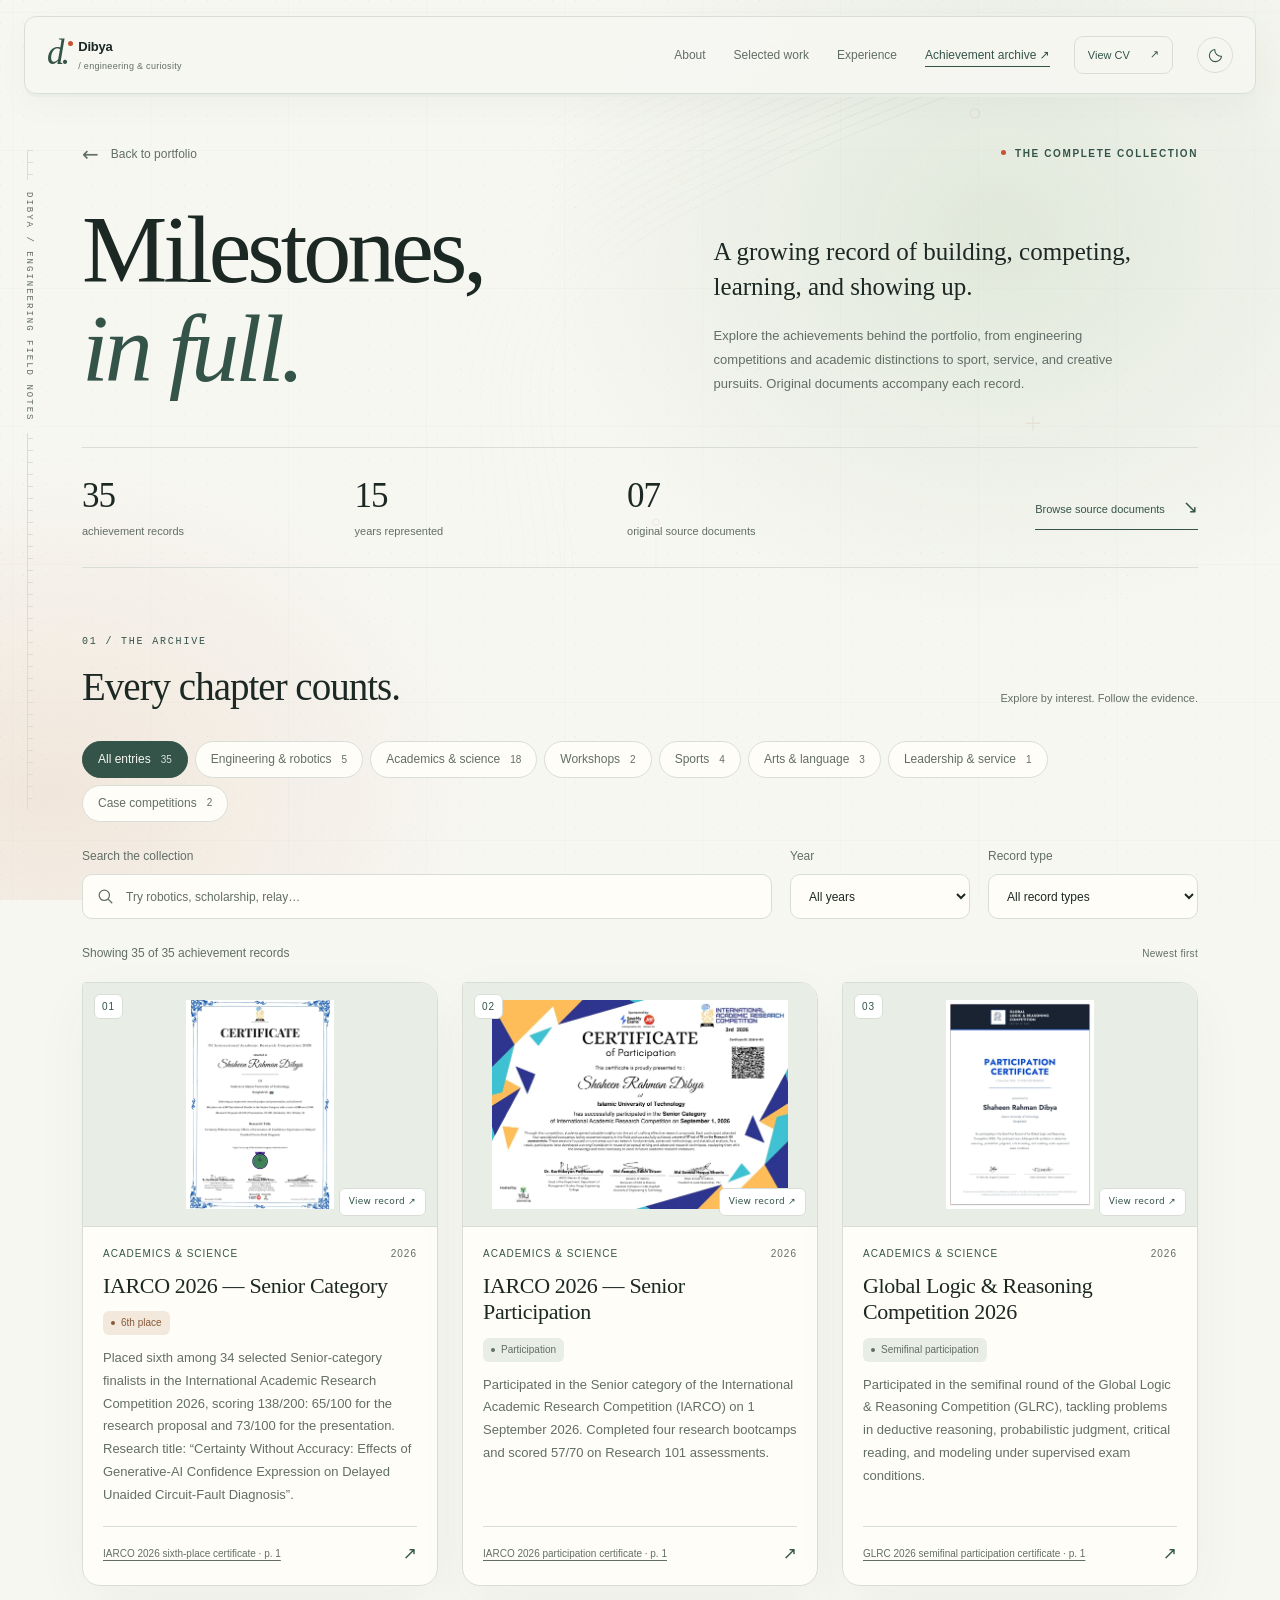
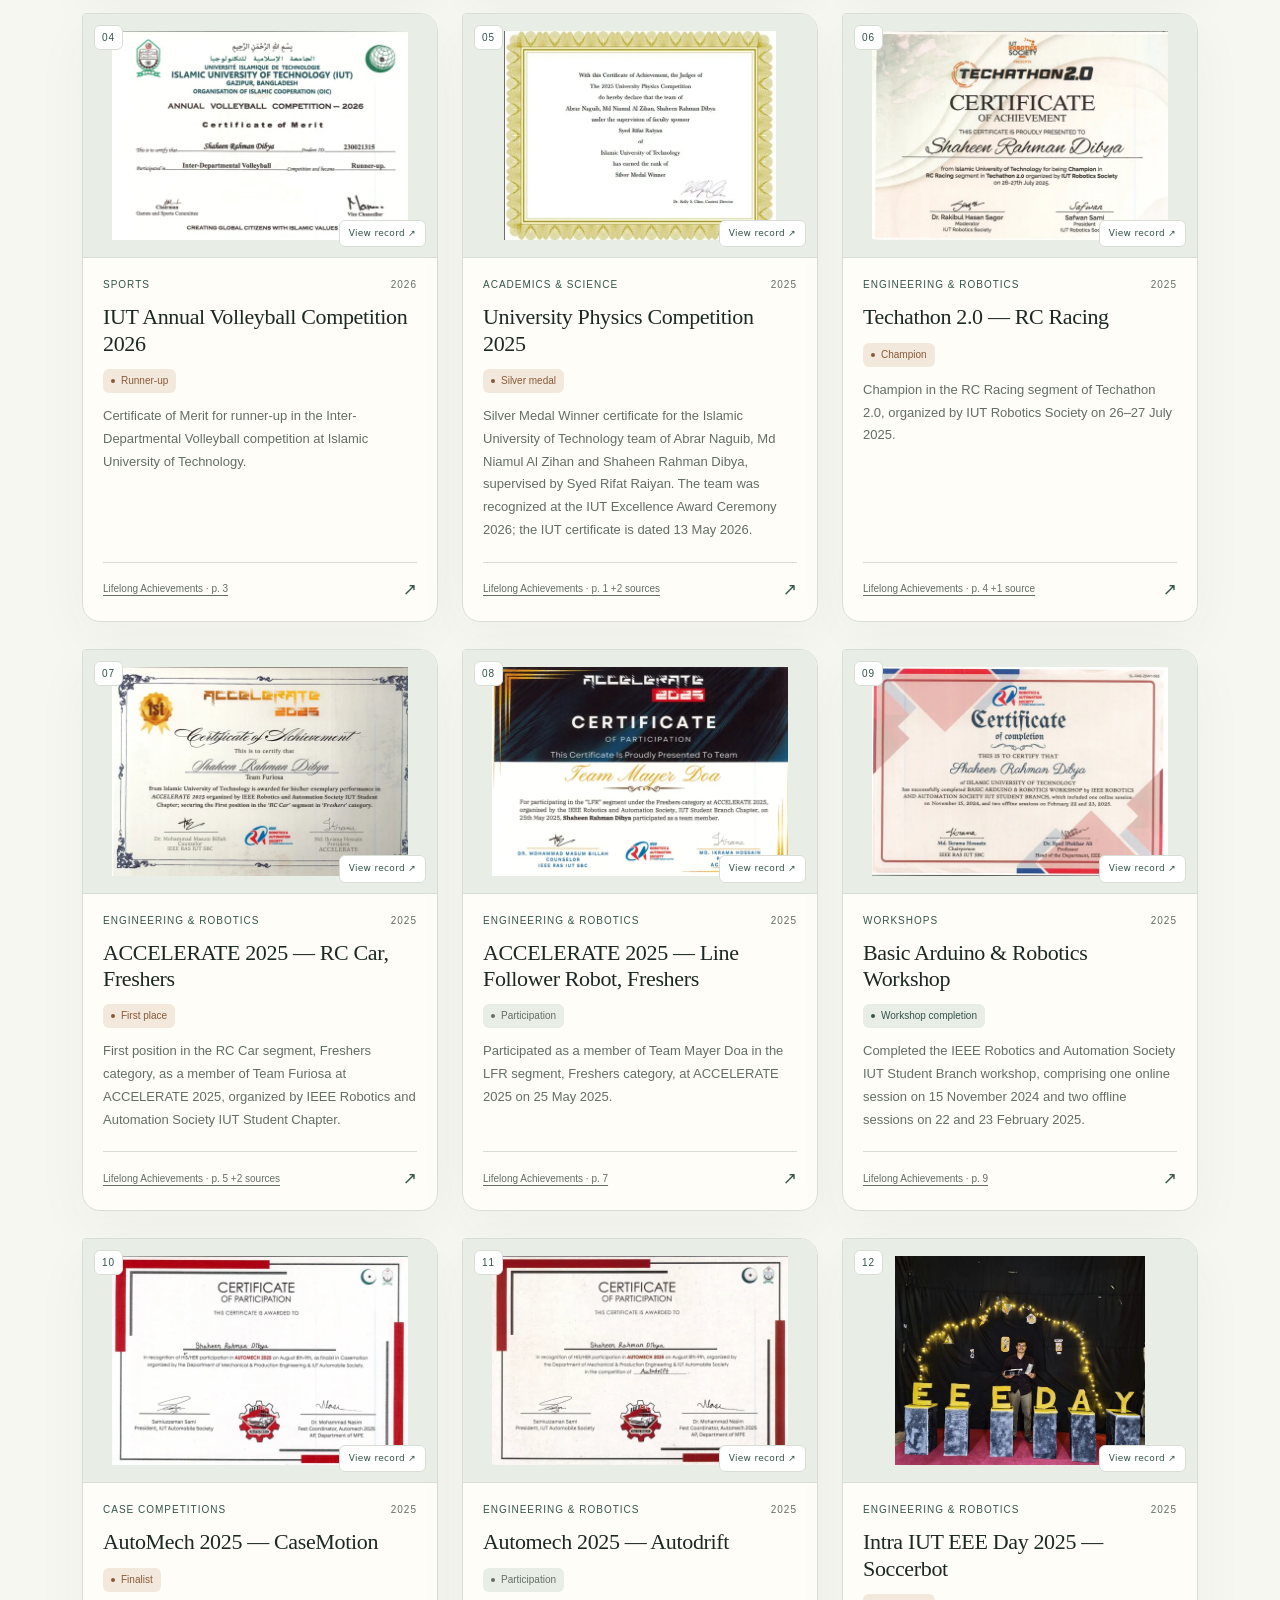
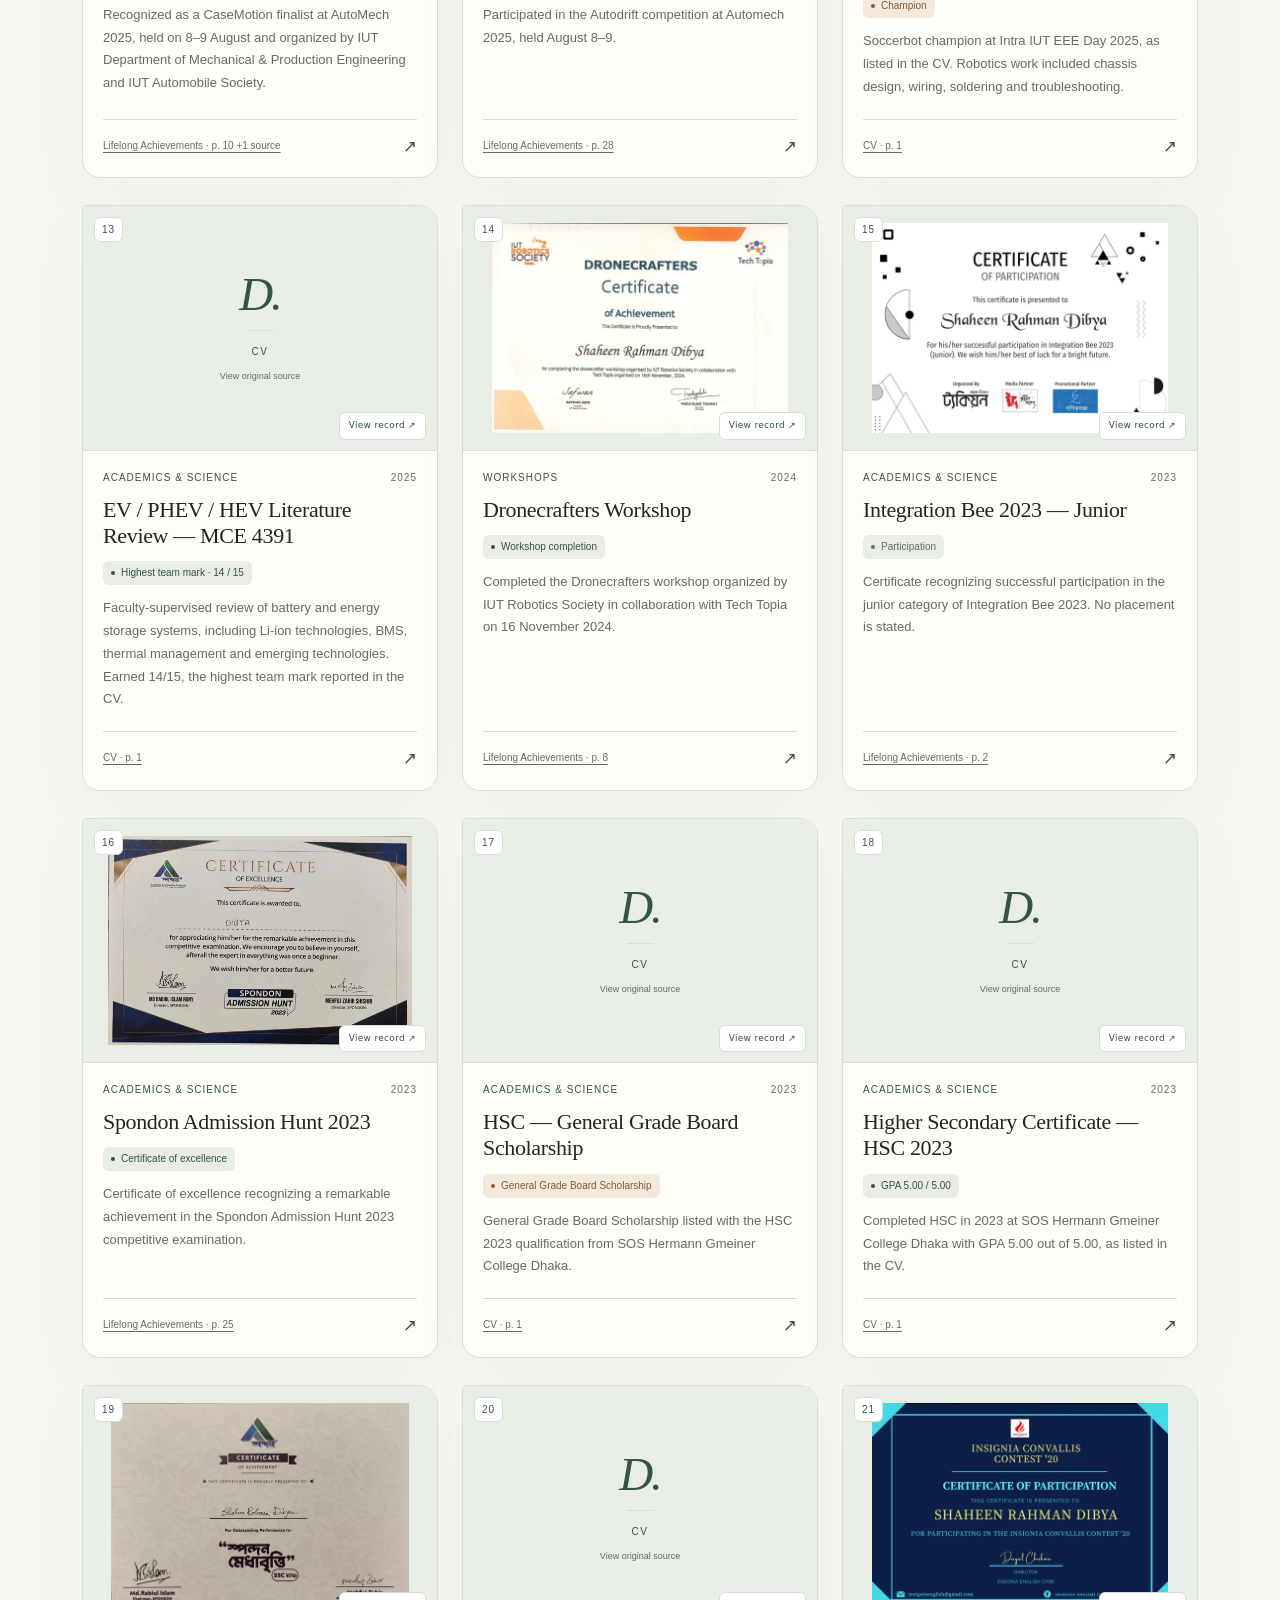
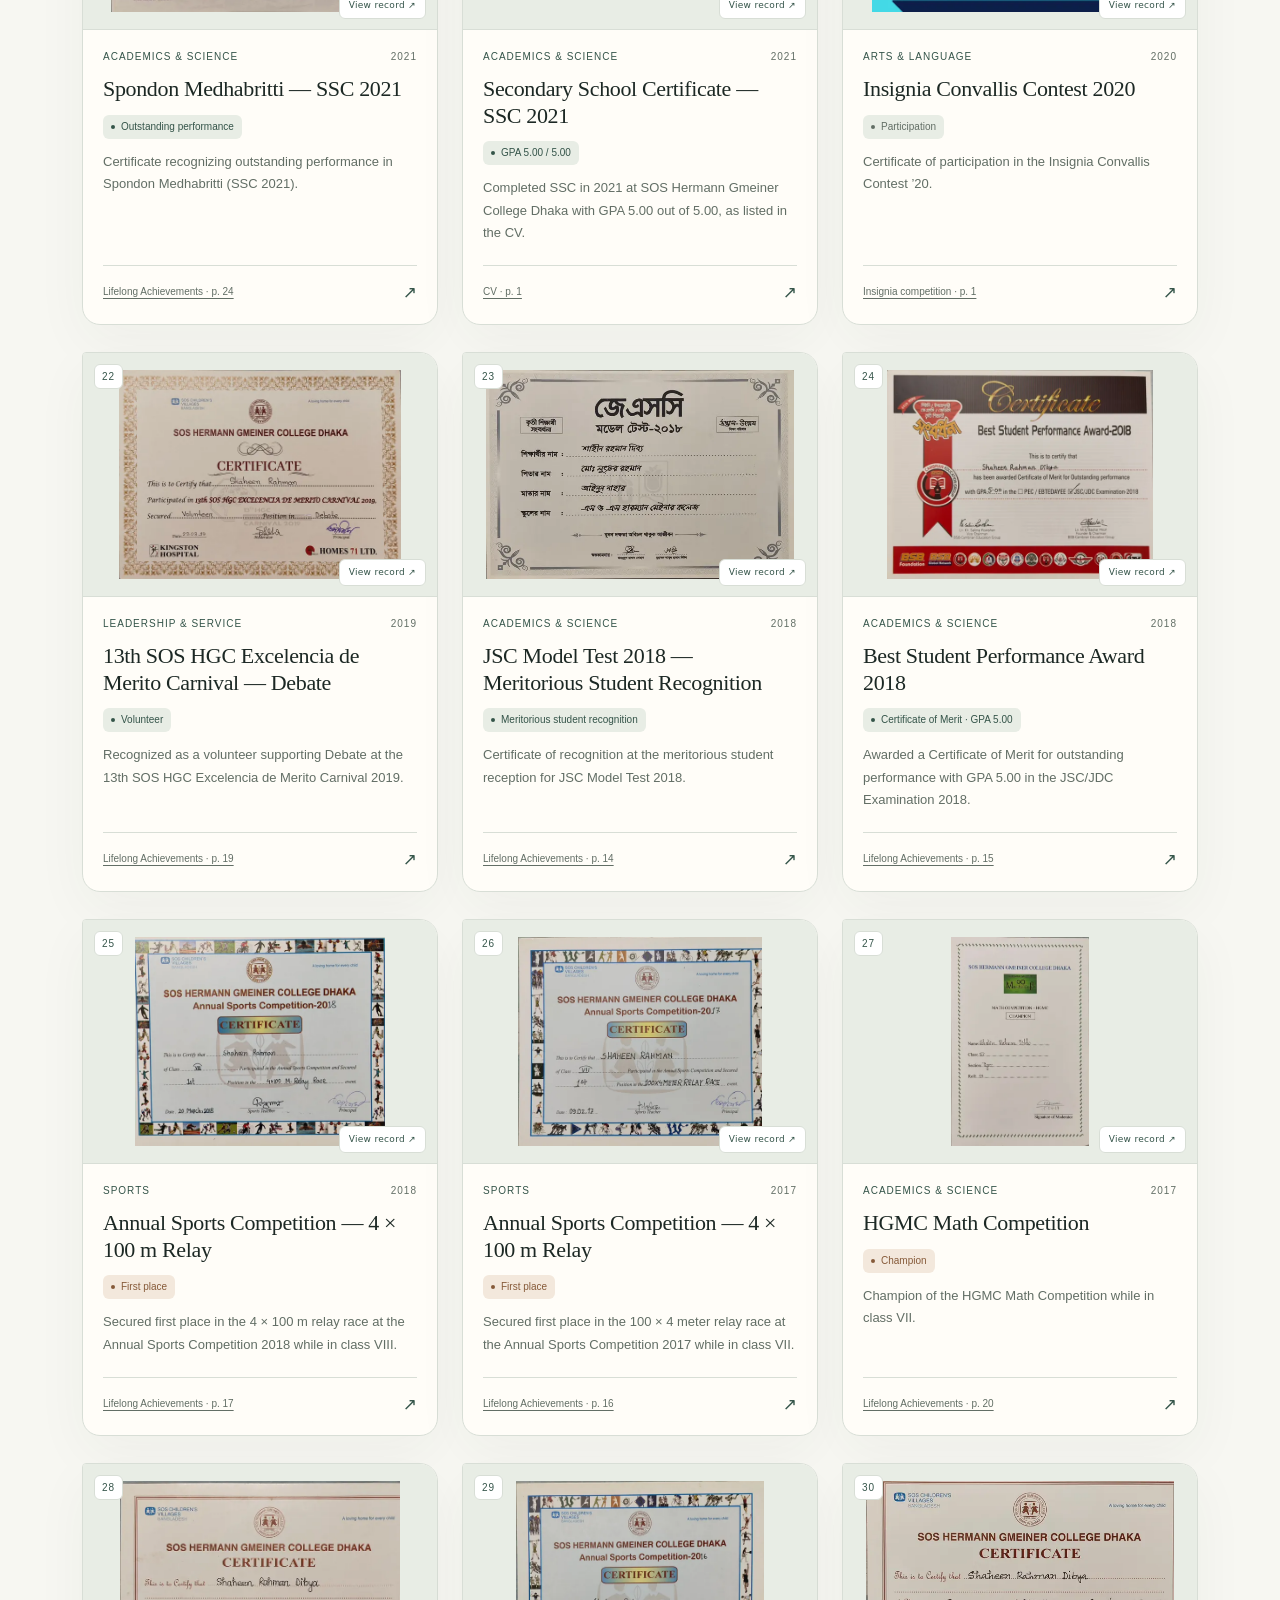
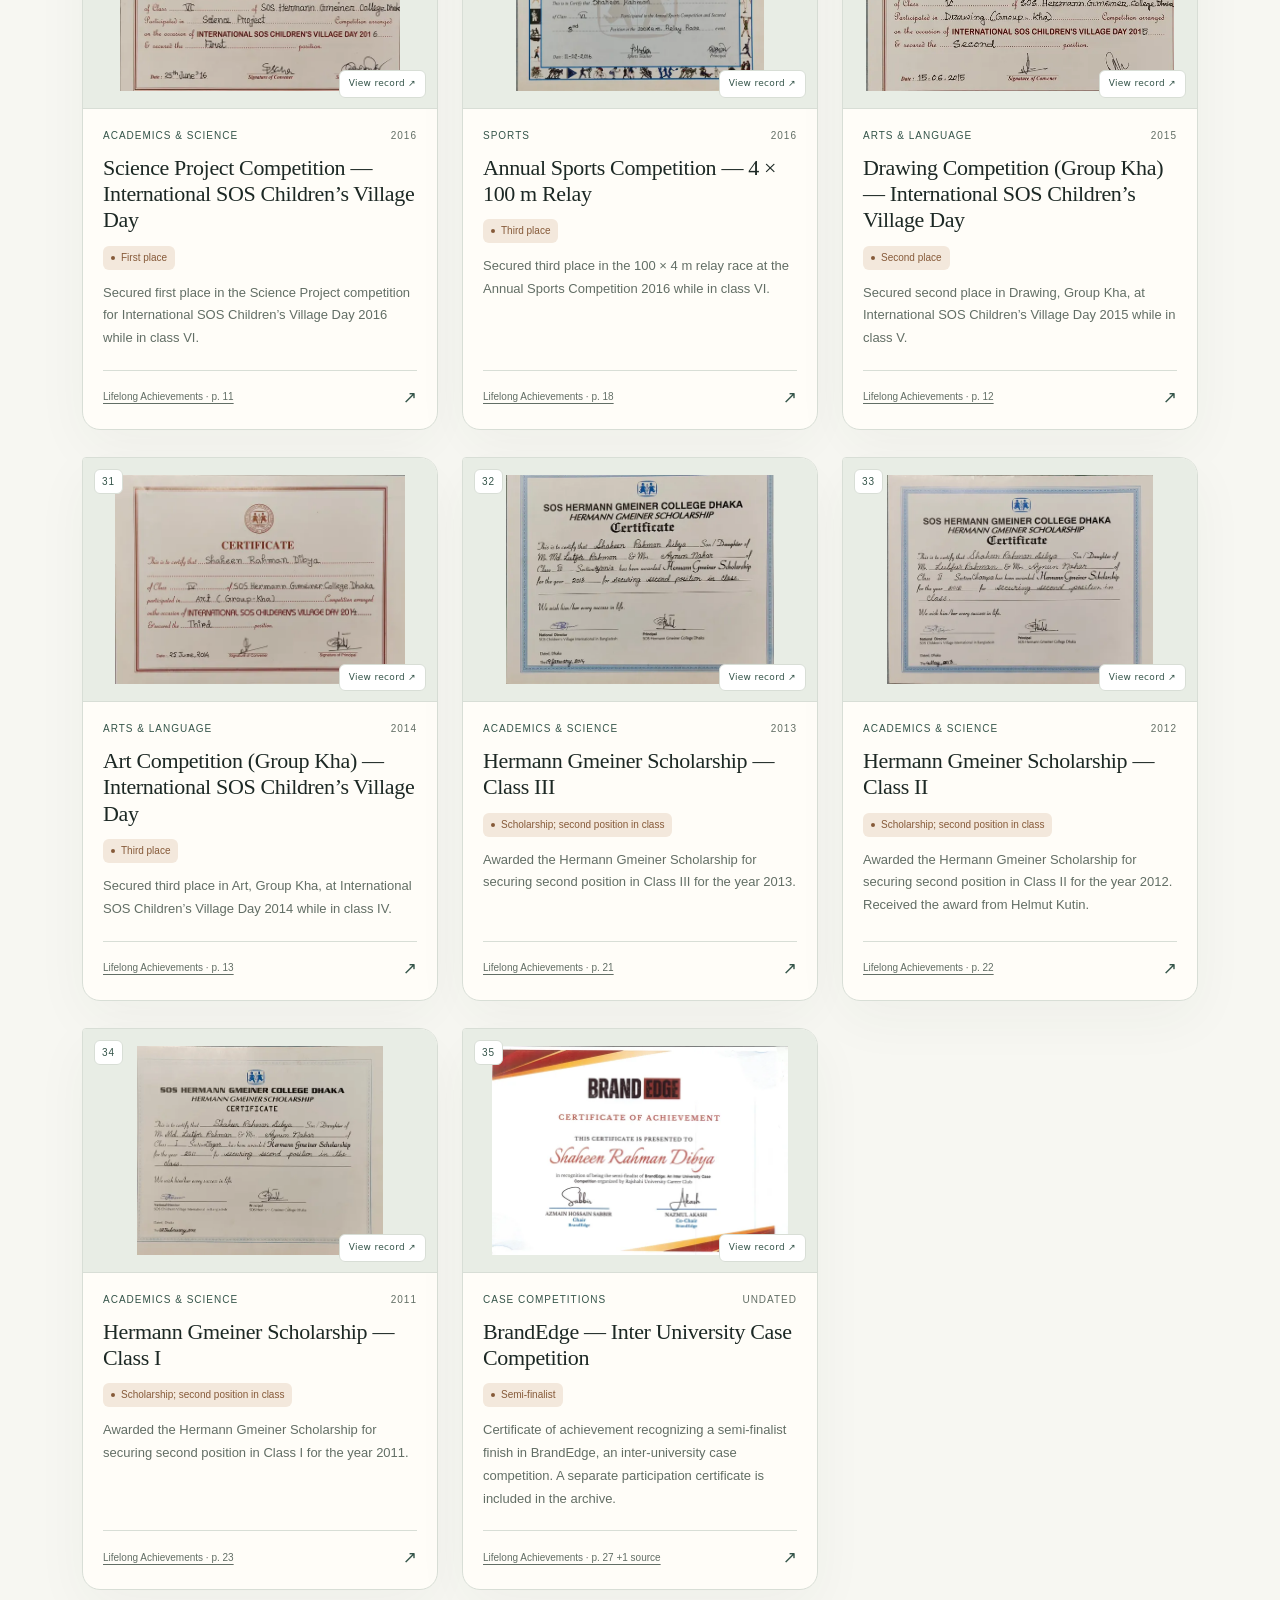
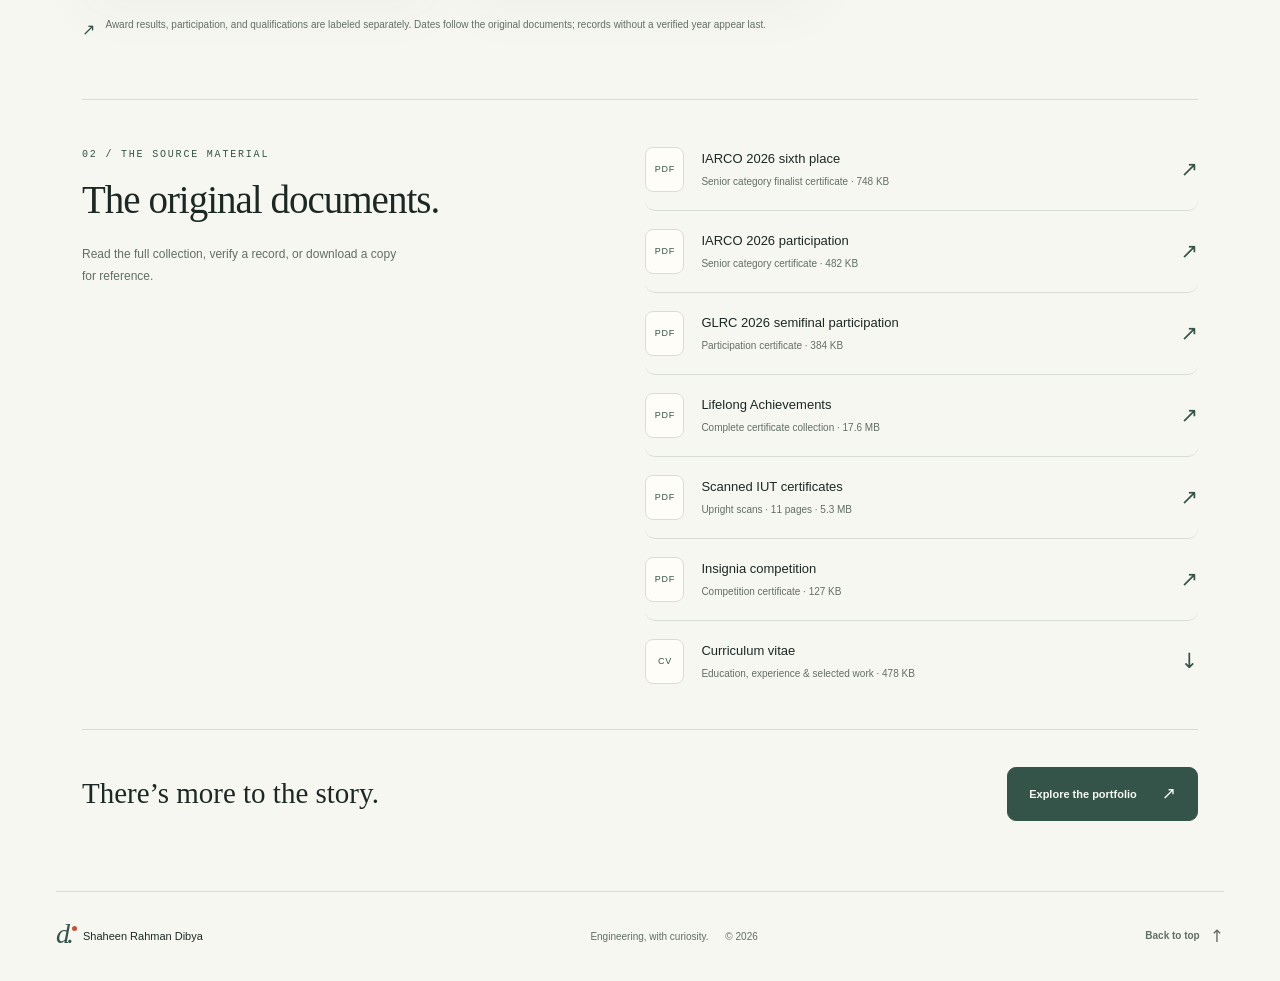
<file: archive.html>
<!doctype html>
<html lang="en">
<head>
  <meta charset="utf-8">
  <meta name="viewport" content="width=device-width, initial-scale=1">
  <meta name="description" content="The complete achievement archive of Shaheen Rahman Dibya: engineering competitions, academic distinctions, science, sport, service, and creative pursuits, with original documents.">
  <meta name="theme-color" content="#f7f7f2">
  <title>Achievement archive — Shaheen Rahman Dibya</title>
  <link rel="icon" href="assets/favicon.svg" type="image/svg+xml">
  <link rel="stylesheet" href="style.css?v=5d728014b991">
  <link rel="stylesheet" href="archive.css?v=32089b1e3669">
  <link rel="stylesheet" href="polish.css?v=89034255e917">
  <link rel="stylesheet" href="detail-polish.css?v=6c1780caa1e9">
  <link rel="stylesheet" href="identity.css?v=28a35aa760e2">
  <link rel="stylesheet" href="archive-events.css?v=1341bd513d4c">
  <script src="achievements.js?v=019d75a3b9f5" defer></script>
  <script src="projects.js?v=31b3c73bb23b" defer></script>
  <script src="events.js?v=5c163639dc6c" defer></script>
  <script src="app.js?v=7dadf80127a2" defer></script>
  <script src="archive.js?v=9d8505983584" defer></script>
  <script src="polish.js?v=251fa7a9a225" defer></script>
  <script src="identity.js?v=c2fee371d605" defer></script>
</head>
<body class="archive-page" id="top">
  <a class="skip-link" href="#archive-main">Skip to archive</a>
  <header class="site-header">
    <div class="container header-inner">
      <a class="brand" href="index.html" aria-label="Dibya, home"><span class="brand-mark" aria-hidden="true">d.</span><span class="brand-name">Dibya<span> / engineering &amp; curiosity</span></span></a>
      <button class="mobile-toggle" type="button" aria-controls="site-nav" aria-expanded="false" aria-label="Open navigation"><span></span><span></span></button>
      <nav class="desktop-nav" id="site-nav" aria-label="Main navigation">
        <a class="nav-link" href="index.html#about">About</a>
        <a class="nav-link" href="index.html#work">Selected work</a>
        <a class="nav-link" href="index.html#experience">Experience</a>
        <a class="nav-link active" aria-current="page" href="archive.html">Achievement archive <span aria-hidden="true">↗</span></a>
      </nav>
      <a class="header-cv" href="assets/documents/cv.pdf" target="_blank" rel="noopener">View CV <span aria-hidden="true">↗</span></a>
      <button class="theme-toggle" type="button" hidden aria-label="Dark mode" aria-pressed="false" title="Switch to dark mode"><svg class="theme-moon" viewBox="0 0 24 24" fill="none" stroke="currentColor" stroke-width="1.5" stroke-linecap="round" stroke-linejoin="round" aria-hidden="true"><path d="M20.5 13A8.6 8.6 0 0 1 11 3.5 8.6 8.6 0 1 0 20.5 13Z"/></svg><svg class="theme-sun" viewBox="0 0 24 24" fill="none" stroke="currentColor" stroke-width="1.5" stroke-linecap="round" aria-hidden="true"><circle cx="12" cy="12" r="4"/><path d="M12 2v2m0 16v2M2 12h2m16 0h2M5 5l1.4 1.4m11.2 11.2L19 19M5 19l1.4-1.4M17.6 6.4 19 5"/></svg></button>
    </div>
  </header>

  <div class="field-rail" aria-hidden="true"><span>DIBYA / ENGINEERING FIELD NOTES</span></div>
  <main id="archive-main" class="archive-main">
    <section class="archive-intro" aria-labelledby="archive-title">
      <div class="archive-intro-top"><a href="index.html" class="archive-back"><span aria-hidden="true">←</span> Back to portfolio</a><p class="eyebrow">The complete collection</p></div>
      <div class="archive-intro-grid">
        <h1 id="archive-title">Milestones,<br><em>in full.</em></h1>
        <div class="archive-intro-copy"><p>A growing record of building, competing, learning, and showing up.</p><p>Explore the achievements behind the portfolio, from engineering competitions and academic distinctions to sport, service, and creative pursuits. Original documents accompany each record.</p></div>
      </div>
      <div class="archive-stats" aria-label="About the archive">
        <div><strong id="archive-total">—</strong><span>achievement records</span></div>
        <div><strong id="archive-years">—</strong><span>years represented</span></div>
        <div><strong>07</strong><span>original source documents</span></div>
        <a href="#document-library">Browse source documents <span aria-hidden="true">↘</span></a>
      </div>
    </section>

    <section class="archive-collection" aria-labelledby="collection-title">
      <div class="archive-section-heading"><div><p class="section-label">01 / The archive</p><h2 id="collection-title">Every chapter counts.</h2></div><p>Explore by interest. Follow the evidence.</p></div>
      <form class="archive-filters" id="archive-filters" role="search" aria-label="Filter achievement archive">
        <div class="archive-categories" id="archive-categories" role="group" aria-label="Achievement category"></div>
        <div class="archive-filter-fields">
          <div class="archive-search-field"><label for="archive-search">Search the collection</label><div class="archive-input-wrap"><svg viewBox="0 0 24 24" width="19" height="19" fill="none" stroke="currentColor" stroke-width="1.6" aria-hidden="true"><circle cx="10.5" cy="10.5" r="6.5"/><path d="m15.5 15.5 5 5"/></svg><input id="archive-search" name="search" type="search" placeholder="Try robotics, scholarship, relay…" autocomplete="off"></div></div>
          <div><label for="archive-year">Year</label><select id="archive-year" name="year"><option value="all">All years</option></select></div>
          <div><label for="archive-kind">Record type</label><select id="archive-kind" name="kind"><option value="all">All record types</option></select></div>
        </div>
      </form>
      <div class="archive-results-meta"><p id="archive-count" role="status" aria-live="polite" aria-atomic="true">Loading achievement records…</p><div><span class="archive-sort-label">Newest first</span><button id="archive-clear" type="button" hidden>Clear filters <span aria-hidden="true">×</span></button></div></div>
      <div class="archive-grid" id="archive-grid"></div>
      <div class="archive-empty" id="archive-empty" hidden><span aria-hidden="true">↗</span><h3>No matching records.</h3><p>Try a different search or clear the filters to explore the full collection.</p><button class="button button-dark" type="button" id="archive-empty-clear">View all achievements</button></div>
      <noscript><p class="archive-noscript">Enable JavaScript to browse and filter the archive. All original records are also available in the source documents below.</p></noscript>
      <p class="archive-evidence-note"><span aria-hidden="true">↗</span> Award results, participation, and qualifications are labeled separately. Dates follow the original documents; records without a verified year appear last.</p>
    </section>

    <section class="archive-library" id="document-library" aria-labelledby="library-title">
      <div><p class="section-label">02 / The source material</p><h2 id="library-title">The original documents.</h2><p>Read the full collection, verify a record, or download a copy for reference.</p></div>
      <div class="archive-documents">
        <a href="assets/documents/iarco-2026-sixth-place.pdf" target="_blank" rel="noopener"><span class="archive-document-icon" aria-hidden="true">PDF</span><span><strong>IARCO 2026 sixth place</strong><small>Senior category finalist certificate · 748 KB</small></span><span class="archive-document-arrow" aria-hidden="true">↗</span></a>
        <a href="assets/documents/iarco-2026-participation.pdf" target="_blank" rel="noopener"><span class="archive-document-icon" aria-hidden="true">PDF</span><span><strong>IARCO 2026 participation</strong><small>Senior category certificate · 482 KB</small></span><span class="archive-document-arrow" aria-hidden="true">↗</span></a>
        <a href="assets/documents/glrc-2026-semifinal.pdf" target="_blank" rel="noopener"><span class="archive-document-icon" aria-hidden="true">PDF</span><span><strong>GLRC 2026 semifinal participation</strong><small>Participation certificate · 384 KB</small></span><span class="archive-document-arrow" aria-hidden="true">↗</span></a>
        <a href="assets/documents/lifelong-achievements.pdf" target="_blank" rel="noopener"><span class="archive-document-icon" aria-hidden="true">PDF</span><span><strong>Lifelong Achievements</strong><small>Complete certificate collection · 17.6 MB</small></span><span class="archive-document-arrow" aria-hidden="true">↗</span></a>
        <a href="assets/documents/scanned-iut-certificates.pdf" target="_blank" rel="noopener"><span class="archive-document-icon" aria-hidden="true">PDF</span><span><strong>Scanned IUT certificates</strong><small>Upright scans · 11 pages · 5.3 MB</small></span><span class="archive-document-arrow" aria-hidden="true">↗</span></a>
        <a href="assets/documents/insignia-competition.pdf" target="_blank" rel="noopener"><span class="archive-document-icon" aria-hidden="true">PDF</span><span><strong>Insignia competition</strong><small>Competition certificate · 127 KB</small></span><span class="archive-document-arrow" aria-hidden="true">↗</span></a>
        <a href="assets/documents/cv.pdf" download="Shaheen-Rahman-Dibya-CV.pdf"><span class="archive-document-icon" aria-hidden="true">CV</span><span><strong>Curriculum vitae</strong><small>Education, experience &amp; selected work · 478 KB</small></span><span class="archive-document-arrow" aria-hidden="true">↓</span></a>
      </div>
    </section>
    <div class="archive-closing"><p>There’s more to the story.</p><a class="button button-dark" href="index.html">Explore the portfolio <span aria-hidden="true">↗</span></a></div>
  </main>

  <footer class="site-footer container"><a class="brand footer-brand" href="index.html"><span class="brand-mark" aria-hidden="true">d.</span><span>Shaheen Rahman Dibya</span></a><p>Engineering, with curiosity. <span>© <span id="current-year">2026</span></span></p><a class="text-link" href="#top">Back to top <span aria-hidden="true">↑</span></a></footer>

  <dialog id="certificate-dialog" class="certificate-dialog" aria-labelledby="certificate-title">
    <div class="certificate-dialog-heading"><p class="eyebrow">From the archive</p><button type="button" class="certificate-close" aria-label="Close certificate preview">Close <span aria-hidden="true">×</span></button></div>
    <div class="certificate-dialog-content"><div class="certificate-preview" id="certificate-preview"></div><div class="certificate-detail"><p id="certificate-category" class="eyebrow"></p><h2 id="certificate-title"></h2><p class="certificate-result" id="certificate-result"></p><p id="certificate-description"></p><p id="certificate-note" class="certificate-note" hidden></p><div class="certificate-source-nav" id="certificate-source-nav" role="group" aria-label="Choose source document"></div><p class="certificate-citation" id="certificate-citation"></p><a class="button button-dark" id="certificate-original" href="#" target="_blank" rel="noopener">Open original document <span aria-hidden="true">↗</span></a><p class="certificate-read-note">Open the original PDF for full resolution and surrounding context.</p><a class="achievement-event-jump" id="certificate-event-jump" href="#certificate-event-details" hidden>Photos &amp; build details <span aria-hidden="true">↓</span></a></div></div>
    <section class="achievement-event-details" id="certificate-event-details" aria-labelledby="achievement-event-title" tabindex="-1" hidden>
      <div class="achievement-event-heading"><div><p class="section-label">Event photographs &amp; hardware</p><h2 id="achievement-event-title"></h2></div><a class="text-link" id="achievement-build-link" hidden>Explore the build <span aria-hidden="true">↗</span></a></div>
      <div class="achievement-event-photos" id="achievement-event-photos" hidden>
        <figure class="achievement-photo"><div id="achievement-photo-preview"><img alt=""></div><figcaption id="achievement-photo-caption"></figcaption></figure>
        <div class="achievement-photo-controls"><button type="button" id="achievement-photo-prev" aria-label="Previous event photograph">← Previous</button><span id="achievement-photo-count" role="status" aria-live="polite"></span><button type="button" id="achievement-photo-next" aria-label="Next event photograph">Next →</button><a id="achievement-photo-original" target="_blank" rel="noopener">Open full-size image ↗</a></div>
        <div class="achievement-photo-thumbs" id="achievement-photo-thumbs" role="group" aria-label="Choose an event photograph"></div>
      </div>
      <p class="achievement-build-note" id="achievement-build-note" hidden></p>
      <div class="achievement-build-grid">
        <div class="achievement-components-panel" id="achievement-components-section" hidden><table class="achievement-components-table"><caption>Components used in this build</caption><thead><tr><th scope="col">Component</th><th scope="col">Build details</th></tr></thead><tbody id="achievement-components"></tbody></table></div>
        <section class="achievement-tools-panel" id="achievement-tools-section" aria-labelledby="achievement-tools-title" hidden><h3 id="achievement-tools-title">Tools used</h3><ul id="achievement-tools"></ul></section>
      </div>
    </section>
  </dialog>
</body>
</html>
</file>
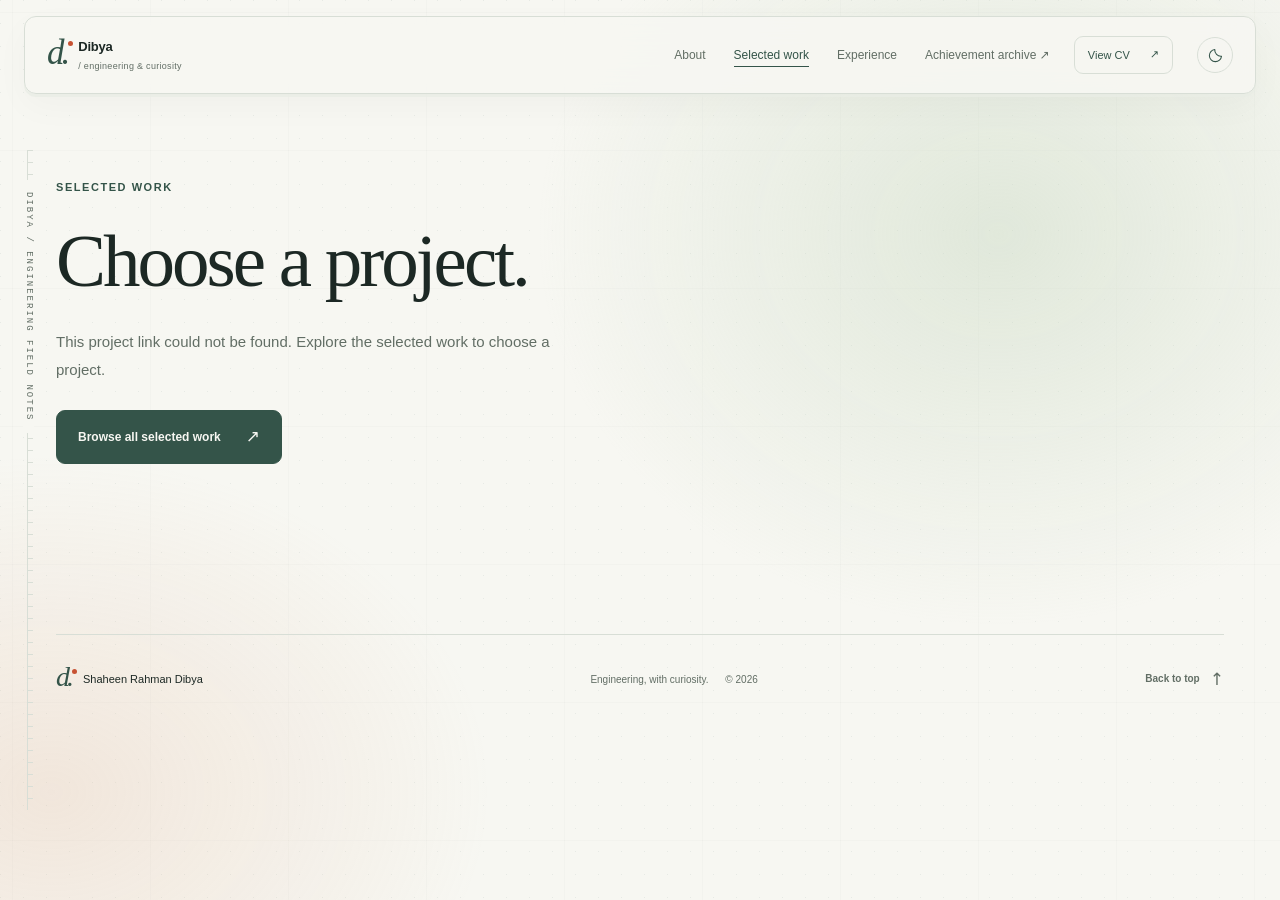
<file: project.html>
<!doctype html>
<html lang="en">
<head>
  <meta charset="utf-8">
  <meta name="viewport" content="width=device-width, initial-scale=1">
  <meta name="description" content="Explore the engineering work of Shaheen Rahman Dibya, including project context, technical focus, personal contributions, and source material.">
  <meta name="theme-color" content="#f7f7f2">
  <meta property="og:title" content="Selected work — Shaheen Rahman Dibya">
  <meta property="og:description" content="A closer look at the models, circuits, and collaborative builds behind the portfolio.">
  <meta property="og:type" content="website">
  <title>Selected work — Shaheen Rahman Dibya</title>
  <link rel="icon" href="assets/favicon.svg" type="image/svg+xml">
  <link rel="stylesheet" href="style.css?v=5d728014b991">
  <link rel="stylesheet" href="project.css?v=f41f445c5c39">
  <link rel="stylesheet" href="polish.css?v=89034255e917">
  <link rel="stylesheet" href="detail-polish.css?v=6c1780caa1e9">
  <link rel="stylesheet" href="identity.css?v=28a35aa760e2">
  <link rel="stylesheet" href="hardware.css?v=9eec3c9c375e">
  <noscript><style>.project-detail-loading { display: none; }</style></noscript>
  <script src="projects.js?v=31b3c73bb23b" defer></script>
  <script src="app.js?v=7dadf80127a2" defer></script>
  <script src="project.js?v=7585b71e173b" defer></script>
  <script src="polish.js?v=251fa7a9a225" defer></script>
  <script src="identity.js?v=c2fee371d605" defer></script>
</head>
<body class="project-detail-page" id="top">
  <a class="skip-link" href="#main">Skip to project</a>
  <header class="site-header">
    <div class="container header-inner">
      <a class="brand" href="index.html" aria-label="Dibya, home"><span class="brand-mark" aria-hidden="true">d.</span><span class="brand-name">Dibya<span> / engineering &amp; curiosity</span></span></a>
      <button class="mobile-toggle" type="button" aria-controls="site-nav" aria-expanded="false" aria-label="Open navigation"><span></span><span></span></button>
      <nav id="site-nav" class="desktop-nav" aria-label="Main navigation">
        <a class="nav-link" href="index.html#about">About</a>
        <a class="nav-link active" href="index.html#work" aria-current="location">Selected work</a>
        <a class="nav-link" href="index.html#experience">Experience</a>
        <a class="nav-link" href="archive.html">Achievement archive <span aria-hidden="true">↗</span></a>
      </nav>
      <a class="header-cv" href="assets/documents/cv.pdf" target="_blank" rel="noopener">View CV <span aria-hidden="true">↗</span></a>
      <button class="theme-toggle" type="button" hidden aria-label="Dark mode" aria-pressed="false" title="Switch to dark mode"><svg class="theme-moon" viewBox="0 0 24 24" fill="none" stroke="currentColor" stroke-width="1.5" stroke-linecap="round" stroke-linejoin="round" aria-hidden="true"><path d="M20.5 13A8.6 8.6 0 0 1 11 3.5 8.6 8.6 0 1 0 20.5 13Z"/></svg><svg class="theme-sun" viewBox="0 0 24 24" fill="none" stroke="currentColor" stroke-width="1.5" stroke-linecap="round" aria-hidden="true"><circle cx="12" cy="12" r="4"/><path d="M12 2v2m0 16v2M2 12h2m16 0h2M5 5l1.4 1.4m11.2 11.2L19 19M5 19l1.4-1.4M17.6 6.4 19 5"/></svg></button>
    </div>
  </header>

  <div class="field-rail" aria-hidden="true"><span>DIBYA / ENGINEERING FIELD NOTES</span></div>
  <main id="main" class="project-detail-main container">
    <p class="project-detail-loading" id="project-loading" role="status">Opening project details…</p>

    <div id="project-content" hidden>
      <div class="project-detail-breadcrumb"><a href="index.html#work"><span aria-hidden="true">←</span> All selected work</a><span>THE PROJECT, IN FOCUS</span></div>

      <section class="project-detail-hero" aria-labelledby="project-title">
        <div class="project-detail-introduction"><p class="eyebrow" id="project-category"></p><h1 class="project-detail-title" id="project-title" tabindex="-1"></h1><p class="project-detail-lead" id="project-lead"></p><div class="project-detail-actions" id="project-actions"><a class="text-link" href="#project-overview-section">Explore the project <span aria-hidden="true">↘</span></a></div></div>
        <div class="project-visual project-detail-art" id="project-art" aria-hidden="true"></div>
      </section>

      <dl class="project-detail-meta" aria-label="Project at a glance">
        <div><dt>My role</dt><dd id="project-role"></dd></div>
        <div><dt>Project context</dt><dd id="project-context"></dd></div>
        <div><dt>Tools &amp; methods</dt><dd class="project-detail-tools" id="project-tools"></dd></div>
      </dl>

      <div class="project-detail-body">
        <div class="project-detail-story">
          <section class="project-detail-block" id="project-overview-section" aria-labelledby="project-overview-title"><p class="section-label">01 / Overview</p><h2 id="project-overview-title">The idea behind the work.</h2><div class="project-detail-copy" id="project-overview"></div></section>
          <section class="project-detail-block" aria-labelledby="project-contribution-title"><p class="section-label">02 / My contribution</p><h2 id="project-contribution-title">Where I came in.</h2><div class="project-detail-copy" id="project-contribution"></div></section>
          <section class="project-detail-block" aria-labelledby="project-focus-title"><p class="section-label">03 / Technical focus</p><h2 id="project-focus-title">Working through the details.</h2><ul class="project-detail-focus" id="project-focus"></ul></section>
        </div>

        <aside class="project-detail-sidebar" aria-label="Project notes and sources">
          <section class="project-detail-evidence" aria-labelledby="project-evidence-title"><p class="section-label">Source &amp; context</p><h2 id="project-evidence-title">In the record.</h2><p>Read the source material behind the project.</p><div class="project-detail-evidence-links" id="project-evidence"></div></section>
          <section class="project-detail-facts" aria-labelledby="project-facts-title"><h2 class="section-label" id="project-facts-title">Project notes</h2><div class="project-detail-highlights" id="project-highlights"></div></section>
          <section class="project-detail-credits" id="project-credits-section" aria-labelledby="project-credits-title" hidden><h2 class="section-label" id="project-credits-title">Project team</h2><ul id="project-credits"></ul></section>
        </aside>
      </div>

      <section class="project-hardware-build" id="project-build-section" aria-labelledby="project-build-title" hidden>
        <div class="project-detail-section-heading"><div><p class="section-label">Parts &amp; workshop</p><h2 id="project-build-title">The hardware behind the build.</h2></div></div>
        <p class="hardware-build-note" id="project-build-note" hidden></p>
        <div class="hardware-build-grid">
          <div class="hardware-components" id="project-components-section" hidden>
            <table class="hardware-components-table" id="project-components-table">
              <caption>Components used in this build</caption>
              <thead><tr><th scope="col">Component</th><th scope="col">Build details</th></tr></thead>
              <tbody id="project-components"></tbody>
            </table>
          </div>
          <section class="hardware-tools" id="project-build-tools-section" aria-labelledby="project-build-tools-title" hidden>
            <h3 id="project-build-tools-title">Tools used</h3>
            <ul class="hardware-tools-list" id="project-build-tools"></ul>
          </section>
        </div>
      </section>

      <section class="project-detail-resources" id="project-resources-section" aria-labelledby="project-resources-title" hidden><div class="project-detail-section-heading"><div><p class="section-label">Explore the work</p><h2 id="project-resources-title">Files, links &amp; further reading.</h2></div></div><div class="project-detail-resource-grid" id="project-resources"></div></section>

      <section class="project-detail-launch" id="project-launch-section" aria-labelledby="project-launch-title" hidden><div class="project-detail-section-heading"><div><p class="section-label">Open the original</p><h2 id="project-launch-title"></h2></div></div><p id="project-launch-instructions"></p><div class="project-command" id="project-command" hidden><code id="project-launch-command"></code><button id="project-copy-command" type="button">Copy command</button></div><p class="project-copy-status" id="project-copy-status" role="status"></p><p class="project-launch-requirements" id="project-launch-requirements"></p></section>

      <section class="project-detail-gallery-section" id="project-gallery-section" aria-labelledby="project-gallery-title" hidden><div class="project-detail-section-heading"><div><p class="section-label">A closer look</p><h2 id="project-gallery-title">From the project.</h2></div><p>Select an image to enlarge.</p></div><div class="project-detail-gallery" id="project-gallery"></div></section>

      <section class="project-detail-more" aria-labelledby="project-more-title"><div class="project-detail-more-heading"><div><p class="section-label">Keep exploring</p><h2 id="project-more-title">Another idea to explore.</h2></div><a class="text-link" href="index.html#work">All selected work <span aria-hidden="true">↗</span></a></div><nav class="project-detail-navigation" id="project-nav" aria-label="More projects"></nav></section>
    </div>

    <section class="project-detail-not-found" id="project-not-found" aria-labelledby="project-not-found-title" hidden><p class="eyebrow">Selected work</p><h1 id="project-not-found-title">Let’s find<br>the right <em>project.</em></h1><p>This project link could not be found. Explore the selected work to choose a project.</p><a class="button button-dark" href="index.html#work">Browse all selected work <span aria-hidden="true">↗</span></a></section>

    <noscript><div class="project-detail-noscript"><h1>Explore my engineering work.</h1><p>Enable JavaScript to open individual project pages, or read the project summaries in my CV.</p><a class="button button-dark" href="assets/documents/cv.pdf">Read my CV <span aria-hidden="true">↗</span></a><a class="text-link" href="index.html#work">Back to selected work <span aria-hidden="true">↗</span></a></div></noscript>
  </main>

  <dialog class="project-image-dialog" id="project-image-dialog" aria-labelledby="project-image-title" aria-describedby="project-image-caption">
    <div class="project-image-heading"><h2 id="project-image-title">Project image</h2><button class="project-image-close" type="button" aria-label="Close image preview" autofocus>Close <span aria-hidden="true">×</span></button></div>
    <div class="project-image-preview" id="project-image-preview"><img alt=""></div>
    <p id="project-image-caption"></p>
    <div class="project-image-controls"><button id="project-image-previous" type="button" aria-label="Previous image">← Previous</button><span id="project-image-count" aria-live="polite"></span><button id="project-image-next" type="button" aria-label="Next image">Next →</button><a id="project-image-original" target="_blank" rel="noopener">Open full-size image ↗</a></div>
  </dialog>

  <footer class="site-footer container"><a class="brand footer-brand" href="index.html"><span class="brand-mark" aria-hidden="true">d.</span><span>Shaheen Rahman Dibya</span></a><p>Engineering, with curiosity. <span>© <span id="current-year">2026</span></span></p><a class="text-link" href="#top">Back to top <span aria-hidden="true">↑</span></a></footer>
</body>
</html>
</file>
<file: style.css>
/* Shared foundation and portfolio; no remote assets or fonts. */
:root {
  --paper: #f7f7f2;
  --ink: #1c2824;
  --accent: #dd633f;
  --green: #345449;
  --muted: #69716c;
  --line: #d8ded6;
  --sage: #e8ede5;
  --serif: Georgia,'Times New Roman',serif;
  --sans: Arial,Helvetica,'DejaVu Sans',sans-serif;
  --radius: 12px;
}

*,*::before,*::after {
  box-sizing: border-box;
}

html {
  scroll-behavior: smooth;
  scroll-padding-top: 100px;
}

body {
  margin: 0;
  background: var(--paper);
  color: var(--ink);
  font: 15px/1.7 var(--sans);
  -webkit-font-smoothing: antialiased;
}

button,input,select,textarea {
  font: inherit;
}

button,a {
  -webkit-tap-highlight-color: transparent;
}

button {
  color: inherit;
  cursor: pointer;
}

a {
  color: inherit;
  text-decoration: none;
}

img,svg {
  display: block;
  max-width: 100%;
}

img {
  height: auto;
}

h1,h2,h3,h4,p {
  margin: 0;
}

h1,h2,h3 {
  font-family: var(--serif);
  font-weight: 400;
  line-height: 1.12;
}

h2 {
  font-size: clamp(38px,4.2vw,54px);
  letter-spacing: -2.3px;
}

h2 em,h1 em {
  color: var(--green);
  font-weight: 400;
}

p+p {
  margin-top: 18px;
}

strong {
  font-weight: 600;
}

::selection {
  background: #c8d9c5;
  color: var(--ink);
}

:focus-visible {
  outline: 3px solid var(--accent);
  outline-offset: 5px;
}

[hidden] {
  display: none!important;
}

body:has(dialog[open]) {
  overflow: hidden;
}

.container {
  width: calc(100% - 112px);
  max-width: 1180px;
  margin-inline: auto;
}

.section {
  padding-block: 104px;
}

.section-label,.eyebrow {
  font-size: 10px;
  font-weight: 600;
  line-height: 1.6;
  letter-spacing: 1.55px;
  text-transform: uppercase;
}

.section-label {
  color: var(--muted);
  margin-bottom: 20px;
}

.eyebrow {
  color: var(--green);
}

.muted {
  color: var(--muted);
}

.large-copy {
  font-size: 21px;
  line-height: 1.6;
  letter-spacing: -.3px;
}

.tag {
  display: inline-flex;
  align-items: center;
  border: 1px solid currentColor;
  border-radius: 3px;
  padding: 4px 9px;
  font-size: 9px;
  letter-spacing: 1.1px;
  line-height: 1.5;
  font-weight: 600;
  white-space: nowrap;
}

.button {
  display: inline-flex;
  align-items: center;
  justify-content: center;
  gap: 25px;
  min-height: 48px;
  padding: 13px 21px;
  border: 1px solid transparent;
  border-radius: 5px;
  font-size: 12px;
  font-weight: 600;
  line-height: 1.5;
  transition: background .2s,transform .2s;
}

.button:hover {
  transform: translateY(-2px);
}

.button-dark {
  background: var(--ink);
  color: var(--paper);
}

.button-dark:hover {
  background: var(--green);
}

.button-outline {
  background: transparent;
  border-color: var(--line);
}

.button-outline:hover {
  background: var(--sage);
}

.button span[aria-hidden] {
  font-size: 17px;
  font-weight: 400;
}

.text-link {
  display: inline-flex;
  gap: 16px;
  align-items: center;
  width: fit-content;
  background: none;
  padding: 0;
  border: 0;
  border-bottom: 1px solid transparent;
  font-size: 12px;
  font-weight: 600;
  line-height: 1.8;
  transition: border-color .2s;
}

.text-link:hover {
  border-color: currentColor;
}

.text-link span[aria-hidden] {
  font-size: 17px;
  font-weight: 400;
}

.skip-link {
  position: fixed;
  z-index: 100;
  left: 20px;
  top: -100px;
  background: var(--ink);
  color: white;
  border-radius: 4px;
  padding: 12px 20px;
}

.skip-link:focus {
  top: 14px;
}

/* Shared header */
.site-header {
  position: relative;
  z-index: 20;
  border-bottom: 1px solid var(--line);
  background: var(--paper);
}

.header-inner {
  height: 94px;
  display: flex;
  align-items: center;
  gap: 34px;
}

.brand {
  display: inline-flex;
  align-items: center;
  gap: 11px;
  flex-shrink: 0;
}

.brand-mark {
  font: italic 35px/1 var(--serif);
  letter-spacing: -3px;
  color: var(--green);
  margin-top: -5px;
}

.brand-name {
  font-size: 13px;
  font-weight: 600;
  letter-spacing: -.2px;
  white-space: nowrap;
}

.brand-name>span {
  display: block;
  font-size: 9px;
  letter-spacing: .3px;
  font-weight: 400;
  color: var(--muted);
  margin-top: 1px;
}

.desktop-nav {
  display: flex;
  align-items: center;
  gap: 28px;
  margin-left: auto;
}

.nav-link {
  font-size: 11px;
  white-space: nowrap;
  position: relative;
  line-height: 2;
  color: #4f5952;
}

.nav-link:hover,.nav-link.active,.nav-link[aria-current="page"] {
  color: var(--ink);
}

.nav-link::after {
  content: '';
  position: absolute;
  height: 1px;
  bottom: 0;
  left: 0;
  right: 0;
  background: currentColor;
  transform: scaleX(0);
  transform-origin: left;
  transition: transform .2s;
}

.nav-link:hover::after,.nav-link.active::after,.nav-link[aria-current="page"]::after {
  transform: scaleX(1);
}

.header-cv {
  display: flex;
  align-items: center;
  gap: 20px;
  font-size: 11px;
  border: 1px solid #b9c1b9;
  border-radius: 4px;
  padding: 9px 13px;
  white-space: nowrap;
}

.header-cv:hover {
  background: var(--sage);
}

.mobile-toggle {
  display: none;
  width: 42px;
  height: 42px;
  background: transparent;
  align-items: center;
  justify-content: center;
  flex-direction: column;
  gap: 6px;
  border: 1px solid var(--line);
  border-radius: 4px;
}

.mobile-toggle>span {
  display: block;
  width: 17px;
  height: 1px;
  background: var(--ink);
  transition: transform .2s;
}

.mobile-toggle[aria-expanded="true"]>span:first-child {
  transform: translateY(3.5px) rotate(45deg);
}

.mobile-toggle[aria-expanded="true"]>span:last-child {
  transform: translateY(-3.5px) rotate(-45deg);
}

/* Introduction */
.hero {
  display: grid;
  grid-template-columns: 1.15fr .85fr;
  gap: 72px;
  align-items: center;
  padding-top: 86px;
  padding-bottom: 85px;
}

.hero-copy>.eyebrow {
  font-size: 9px;
  letter-spacing: 1.15px;
  display: flex;
  align-items: center;
  gap: 9px;
  margin-bottom: 26px;
}

.status-dot {
  width: 6px;
  height: 6px;
  border-radius: 50%;
  background: var(--accent);
  flex-shrink: 0;
  box-shadow: 0 0 0 4px #dd633f0c;
}

.hero h1 {
  font-size: clamp(76px,8.4vw,112px);
  line-height: 1;
  letter-spacing: -6.5px;
  margin-left: -5px;
}

.hero h1 em {
  display: inline-block;
}

.hero-intro {
  font-size: 16px;
  line-height: 1.8;
  max-width: 425px;
  margin-top: 27px;
  color: #59635b;
}

.hero-intro strong {
  color: var(--ink);
}

.hero-actions {
  display: flex;
  align-items: center;
  gap: 25px;
  margin-top: 30px;
  flex-wrap: wrap;
}

.hero-note {
  display: flex;
  align-items: center;
  gap: 12px;
  margin-top: 38px;
}

.hero-note p {
  font-size: 10px;
  line-height: 1.7;
  color: var(--muted);
}

.tiny-cross {
  font-size: 25px;
  line-height: 1;
  color: var(--accent);
}

.hero-visual {
  position: relative;
  justify-self: end;
  width: 100%;
  max-width: 390px;
  padding-top: 6px;
}

.portrait-frame {
  height: 451px;
  position: relative;
  border-radius: 200px 200px 9px 9px;
  overflow: hidden;
  background: #dbe1d5;
  isolation: isolate;
}

.portrait-frame img {
  width: 100%;
  height: 100%;
  object-fit: cover;
  object-position: center 36%;
  filter: saturate(.82);
}

.portrait-frame::after {
  content: '';
  position: absolute;
  inset: 65% 0 0;
  z-index: 0;
  background: linear-gradient(transparent,#15231c73);
}

.portrait-coordinate {
  position: absolute;
  left: 23px;
  bottom: 19px;
  z-index: 1;
  font-size: 7px;
  line-height: 1.8;
  font-weight: 600;
  letter-spacing: 1.2px;
  color: #fff;
}

.portrait-caption {
  display: flex;
  justify-content: space-between;
  gap: 10px;
  padding-top: 16px;
  font-size: 8px;
  letter-spacing: 1.3px;
  color: var(--muted);
}

.portrait-caption [lang] {
  letter-spacing: .2px;
}

.hero-award {
  position: absolute;
  z-index: 2;
  left: -49px;
  bottom: 62px;
  display: flex;
  align-items: center;
  gap: 13px;
  background: var(--paper);
  border: 1px solid #e4e4d8;
  border-radius: 7px;
  padding: 16px 18px;
  box-shadow: 0 10px 32px #1c28240d;
  transition: transform .2s;
}

.hero-award:hover {
  transform: translateY(-4px);
}

.hero-award .award-symbol {
  font: 39px/1 var(--serif);
  color: #9c8147;
}

.hero-award strong {
  display: block;
  font-size: 11px;
  line-height: 1.5;
  font-weight: 600;
}

.hero-award small {
  font-size: 8px;
  color: var(--muted);
  display: block;
  margin-top: 3px;
}

.hero-award>span:last-child {
  margin-left: 10px;
  font-size: 17px;
}

.portrait-orbit {
  width: 88px;
  height: 88px;
  border: 1px solid #a9b6a2;
  border-radius: 50%;
  position: absolute;
  right: -30px;
  top: 45px;
  z-index: -1;
}

.portrait-orbit::after {
  content: '';
  position: absolute;
  width: 8px;
  height: 8px;
  background: var(--accent);
  border-radius: 50%;
  right: 2px;
  top: 15px;
}

.stat-strip {
  display: grid;
  grid-template-columns: 1fr 1.18fr 1.18fr 1.05fr;
  border-top: 1px solid var(--line);
  border-bottom: 1px solid var(--line);
  padding-block: 28px;
}

.stat-strip>div {
  border-right: 1px solid var(--line);
  padding-left: 32px;
}

.stat-strip>div:first-child {
  padding-left: 0;
}

.stat-strip strong {
  font-family: var(--serif);
  font-size: 32px;
  font-weight: 400;
  line-height: 1.15;
  letter-spacing: -1px;
}

.stat-strip strong span {
  font-family: var(--sans);
  font-size: 10px;
  letter-spacing: 0;
  color: var(--muted);
  margin-left: 3px;
  white-space: nowrap;
}

.stat-strip p {
  font-size: 9px;
  color: var(--muted);
  margin-top: 7px;
}

.stat-strip>a {
  align-self: center;
  font-size: 10px;
  line-height: 1.8;
  padding-left: 32px;
  color: var(--muted);
}

.stat-strip>a span {
  color: var(--ink);
  font-weight: 600;
}

.stat-strip>a:hover span {
  text-decoration: underline;
  text-underline-offset: 4px;
}

/* Recognition */
.section-heading {
  display: flex;
  align-items: flex-end;
  justify-content: space-between;
  gap: 32px;
  margin-bottom: 40px;
}

.section-heading>.text-link {
  margin-bottom: 6px;
}

.section-aside {
  font-size: 12px;
  line-height: 1.8;
  color: var(--muted);
  margin-bottom: 3px;
}

.recognition-grid {
  display: grid;
  grid-template-columns: 1.05fr 1fr;
  gap: 25px;
}

.recognition-feature {
  background: #ebe4d6;
  border: 1px solid #e3daca;
  border-radius: var(--radius);
  padding: 27px 32px 32px;
  min-height: 470px;
  position: relative;
  overflow: hidden;
}

.recognition-meta {
  display: flex;
  justify-content: space-between;
  align-items: center;
  position: relative;
  z-index: 1;
  color: #72634c;
  font-size: 10px;
}

.recognition-meta .tag {
  font-size: 8px;
  letter-spacing: 1px;
  color: #756647;
}

.recognition-copy {
  position: relative;
  z-index: 2;
  margin-top: 157px;
  max-width: 330px;
}

.recognition-copy>.eyebrow {
  font-size: 8px;
  letter-spacing: 1px;
  color: #76664d;
  margin-bottom: 13px;
}

.recognition-copy h3 {
  font-size: 40px;
  letter-spacing: -1.4px;
  line-height: 1.08;
}

.recognition-copy>p:not(.eyebrow) {
  font-size: 11px;
  line-height: 1.8;
  color: #756c5c;
  max-width: 295px;
  margin-top: 16px;
}

.recognition-copy>.text-link {
  margin-top: 19px;
  font-size: 10px;
}

.medal-art {
  position: absolute;
  top: 94px;
  right: 54px;
  width: 151px;
  height: 151px;
  background: radial-gradient(circle at 32% 25%,#f6f8f5,#bdc9c7 58%,#92a4a1);
  border-radius: 50%;
  border: 4px solid #d8e1dc;
  box-shadow: 0 2px 0 #829692,0 13px 24px #536e6126;
  display: flex;
  align-items: center;
  justify-content: center;
  transform: rotate(12deg);
}

.medal-art::before,.medal-art::after {
  content: '';
  position: absolute;
  bottom: 123px;
  width: 35px;
  height: 67px;
  background: #345449;
  z-index: -1;
  clip-path: polygon(0 0,100% 0,100% 100%,50% 84%,0 100%);
}

.medal-art::before {
  left: 27px;
  transform: rotate(-15deg);
}

.medal-art::after {
  right: 27px;
  transform: rotate(15deg);
  background: #567469;
}

.medal-art>span:first-child {
  font: 65px/1 var(--serif);
  color: #5b706c;
  position: relative;
  margin-bottom: 18px;
}

.medal-ring {
  position: absolute;
  inset: 9px;
  border: 1px solid #768b8466;
  border-radius: 50%;
}

.medal-ring::before {
  content: '';
  position: absolute;
  inset: 5px;
  border: 1px dashed #9aa9a3;
  border-radius: 50%;
}

.medal-caption {
  position: absolute;
  bottom: 30px;
  left: 0;
  right: 0;
  text-align: center;
  font-size: 5px;
  letter-spacing: .8px;
  color: #5a6d67;
  line-height: 1.5;
  font-weight: 600;
}

.recognition-stack {
  display: grid;
  grid-template-rows: 1fr 1fr auto;
  gap: 16px;
}

.recognition-small {
  display: flex;
  position: relative;
  align-items: flex-start;
  gap: 19px;
  padding: 30px 28px;
  border: 1px solid var(--line);
  border-radius: var(--radius);
}

.recognition-icon {
  width: 37px;
  height: 37px;
  flex-shrink: 0;
  border: 1px solid #c5cfc3;
  border-radius: 50%;
  display: grid;
  place-items: center;
  font-size: 10px;
  color: var(--green);
  margin-top: 2px;
}

.recognition-small .eyebrow {
  font-size: 8px;
  letter-spacing: 1.2px;
  margin-bottom: 9px;
}

.recognition-small h3 {
  font-size: 25px;
  letter-spacing: -.6px;
  margin-right: 18px;
}

.recognition-small p:not(.eyebrow) {
  font-size: 11px;
  line-height: 1.8;
  color: var(--muted);
  max-width: 285px;
  margin-top: 12px;
}

.recognition-star {
  position: absolute;
  right: 25px;
  top: 28px;
  color: var(--accent);
  font-size: 21px;
  line-height: 1;
}

.recognition-link {
  display: flex;
  justify-content: space-between;
  gap: 20px;
  align-items: center;
  background: var(--sage);
  border: 1px solid #dfe5d9;
  border-radius: 8px;
  padding: 19px 25px;
  font-size: 10px;
  color: var(--muted);
  line-height: 1.8;
  transition: background .2s;
}

.recognition-link:hover {
  background: #dce5d7;
}

.recognition-link strong {
  color: var(--ink);
  font-size: 11px;
  font-weight: 600;
}

.recognition-link>span:last-child {
  font-size: 23px;
  color: var(--green);
}

/* About */
.about-section {
  background: var(--sage);
  padding-block: 88px;
  border-block: 1px solid #e0e5da;
}

.about-grid {
  display: grid;
  grid-template-columns: 1fr 1fr;
  gap: 90px;
}

.about-grid h2 {
  font-size: 49px;
  line-height: 1.13;
}

.about-grid>div:first-child>.text-link {
  margin-top: 29px;
}

.about-copy .large-copy {
  font-size: 20px;
  line-height: 1.6;
  color: var(--ink);
}

.about-copy>p:not(.large-copy) {
  font-size: 12px;
  line-height: 1.9;
  color: #626e62;
}

.interest-list {
  display: flex;
  gap: 9px;
  flex-wrap: wrap;
  margin-top: 26px;
}

.interest-list span {
  border: 1px solid #cbd5c6;
  border-radius: 3px;
  font-size: 9px;
  padding: 6px 10px;
  line-height: 1.5;
  color: #56624f;
}

/* Projects */
.project-toolbar {
  display: flex;
  align-items: center;
  justify-content: space-between;
  gap: 20px;
  margin-bottom: 27px;
  border-bottom: 1px solid var(--line);
  padding-bottom: 20px;
}

.filter-group {
  display: flex;
  align-items: center;
  gap: 6px;
  flex-wrap: wrap;
}

.filter-button {
  background: none;
  border: 1px solid transparent;
  padding: 7px 13px;
  border-radius: 4px;
  font-size: 10px;
  line-height: 1.8;
  color: var(--muted);
  white-space: nowrap;
  transition: background .2s,border-color .2s;
}

.filter-button:hover {
  background: var(--sage);
}

.filter-button.active {
  border-color: var(--ink);
  background: var(--ink);
  color: var(--paper);
}

.filter-button span {
  font-size: 8px;
  margin-left: 6px;
  opacity: .6;
}

.project-toolbar>.muted {
  font-size: 9px;
  white-space: nowrap;
}

.project-grid {
  display: grid;
  grid-template-columns: repeat(2,minmax(0,1fr));
  gap: 28px;
}

.project-card {
  position: relative;
  min-width: 0;
  border: 1px solid var(--line);
  border-radius: var(--radius);
  overflow: hidden;
  background: #fafaf6;
  transition: box-shadow .25s,transform .25s;
}

.project-card:hover {
  box-shadow: 0 10px 35px #1c282409;
  transform: translateY(-3px);
}

.project-visual {
  height: 247px;
  position: relative;
  overflow: hidden;
  display: flex;
  align-items: center;
  justify-content: center;
  background: #e3e9df;
  color: #53705b;
}

.project-visual::after {
  content: '';
  position: absolute;
  inset: 0;
  pointer-events: none;
  border-bottom: 1px solid #1c282409;
  background-image: radial-gradient(#213b2d10 .65px,transparent .65px);
  background-size: 10px 10px;
  opacity: .4;
}

.project-visual svg {
  width: 83%;
  height: 82%;
  position: relative;
  z-index: 1;
}

.project-visual .project-cover {
  width: 100%;
  height: 100%;
  padding: 12px;
  object-fit: contain;
}

.project-visual svg text {
  fill: currentColor;
  stroke: none;
  font: 13px var(--sans);
  letter-spacing: 2px;
}

.project-visual-ev {
  background: #e0e8de;
}

.project-visual-computer {
  background: #e9e6db;
  color: #817353;
}

.project-visual-market {
  background: #e4e6e8;
  color: #697581;
}

.project-visual-building {
  background: #e7e3d9;
  color: #8c7b59;
}

.project-visual-robotics {
  background: #e9e1d5;
  color: #8c7254;
}

.project-visual-label {
  position: absolute;
  z-index: 2;
  top: 19px;
  left: 22px;
  font-size: 8px;
  color: #617062;
  letter-spacing: 1.2px;
  text-transform: uppercase;
}

.project-body {
  padding: 27px 28px 24px;
}

.project-category {
  display: flex;
  align-items: center;
  justify-content: space-between;
  gap: 15px;
  font-size: 9px;
  line-height: 1.6;
  letter-spacing: .5px;
  color: var(--muted);
}

.project-number {
  font-size: 10px;
  letter-spacing: .8px;
}

.project-title {
  font-size: 30px;
  letter-spacing: -.8px;
  margin-top: 13px;
  line-height: 1.15;
}

.project-open {
  padding: 0;
  border: 0;
  background: none;
  text-align: left;
  font: inherit;
  line-height: inherit;
  letter-spacing: inherit;
  color: inherit;
}

.project-open:hover {
  color: var(--green);
}

/* The title link makes the entire project card clickable. */
.project-open::after {
  content: '';
  position: absolute;
  inset: 0;
  z-index: 1;
}

.project-card:focus-within {
  outline: 3px solid var(--accent);
  outline-offset: 4px;
}

.project-description {
  font-size: 11px;
  line-height: 1.9;
  color: var(--muted);
  max-width: 420px;
  margin-top: 13px;
}

.project-card-bottom {
  display: flex;
  align-items: center;
  justify-content: space-between;
  gap: 12px;
  margin-top: 22px;
}

.tool-tags {
  display: flex;
  flex-wrap: wrap;
  align-items: center;
  gap: 6px;
}

.tool-tags>span {
  font-size: 8px;
  line-height: 1.5;
  color: #737c70;
  border: 1px solid #dce1d6;
  border-radius: 3px;
  padding: 4px 7px;
  white-space: nowrap;
}

.project-open-arrow {
  position: relative;
  z-index: 2;
  width: 31px;
  height: 31px;
  flex-shrink: 0;
  display: grid;
  place-items: center;
  border: 1px solid #cfd7cb;
  border-radius: 50%;
  background: transparent;
  font-size: 17px;
  line-height: 1;
  color: var(--green);
  transition: background .2s,color .2s;
}

.project-open-arrow:hover {
  background: var(--ink);
  color: var(--paper);
}

.project-grid:not(.filtered) .project-card:last-child:nth-child(odd) {
  grid-column: 1/-1;
  display: grid;
  grid-template-columns: 1fr 1fr;
}

.project-grid:not(.filtered) .project-card:last-child:nth-child(odd) .project-visual {
  height: 100%;
  min-height: 281px;
}

.project-grid:not(.filtered) .project-card:last-child:nth-child(odd) .project-body {
  padding: 40px 35px;
}

.project-grid:not(.filtered) .project-card:last-child:nth-child(odd) .project-description {
  max-width: 370px;
}

/* Experience */
.experience-section {
  background: #eeefe8;
  border-block: 1px solid #e4e6dd;
  padding-block: 92px;
}

.experience-grid {
  display: grid;
  grid-template-columns: .9fr 1.1fr;
  gap: 90px;
}

.experience-intro h2 {
  font-size: 49px;
}

.experience-intro>p:not(.section-label) {
  font-size: 12px;
  line-height: 1.9;
  color: var(--muted);
  max-width: 300px;
  margin-top: 23px;
}

.experience-intro>.text-link {
  margin-top: 27px;
}

.timeline {
  border-left: 1px solid #cdd5c8;
  padding-left: 31px;
}

.timeline article {
  position: relative;
  padding-bottom: 35px;
  margin-bottom: 34px;
  border-bottom: 1px solid var(--line);
}

.timeline article:last-child {
  border-bottom: 0;
  margin-bottom: 0;
  padding-bottom: 0;
}

.timeline article::before {
  content: '';
  position: absolute;
  width: 7px;
  height: 7px;
  left: -35px;
  top: 6px;
  border-radius: 50%;
  background: var(--green);
  box-shadow: 0 0 0 5px #eeefe8;
}

.timeline-top {
  display: flex;
  align-items: center;
  justify-content: space-between;
  gap: 12px;
  margin-bottom: 17px;
}

.timeline-date {
  font-size: 8px;
  letter-spacing: .9px;
  color: var(--muted);
  font-weight: 600;
}

.timeline .tag {
  font-size: 7px;
  letter-spacing: .6px;
  color: #75826d;
  border-color: #c7d0bf;
  padding: 3px 6px;
}

.timeline h3 {
  font-size: 27px;
  letter-spacing: -.6px;
  margin-bottom: 8px;
}

.timeline-role {
  font-size: 10px;
  line-height: 1.8;
  color: #52624f;
}

.timeline article>p:not(.timeline-role):not(.review-score) {
  font-size: 11px;
  line-height: 1.9;
  color: var(--muted);
  margin-top: 13px;
}

.timeline article>.tool-tags {
  margin-top: 16px;
}

.timeline article>p.timeline-detail {
  font-size: 9px;
  color: #7d8477;
}

.timeline article>.text-link {
  margin-top: 12px;
  font-size: 10px;
}

.review-score {
  display: flex;
  align-items: center;
  gap: 11px;
  margin-top: 17px;
}

.review-score strong {
  font-family: var(--serif);
  font-weight: 400;
  font-size: 30px;
  line-height: 1;
  letter-spacing: -1px;
  color: var(--green);
}

.review-score span {
  font-size: 9px;
  color: var(--muted);
}

/* Education */
.education-grid {
  display: grid;
  grid-template-columns: 1.1fr 1fr .9fr;
  gap: 35px;
}

.education-primary {
  border: 1px solid var(--line);
  border-radius: var(--radius);
  padding: 28px;
}

.education-primary>.eyebrow {
  font-size: 8px;
  letter-spacing: .8px;
  margin-bottom: 19px;
}

.education-primary h3 {
  font-size: 30px;
  letter-spacing: -.7px;
}

.education-primary>p:not(.eyebrow) {
  font-size: 10px;
  line-height: 1.8;
  color: var(--muted);
  margin-top: 14px;
  max-width: 225px;
}

.education-grade {
  display: flex;
  align-items: flex-end;
  justify-content: space-between;
  gap: 15px;
  margin-top: 30px;
  padding-top: 23px;
  border-top: 1px solid var(--line);
}

.education-grade strong {
  font-family: var(--serif);
  font-size: 41px;
  letter-spacing: -2px;
  font-weight: 400;
  line-height: 1;
}

.education-grade strong span {
  font: 10px var(--sans);
  letter-spacing: 0;
  color: var(--muted);
  margin-left: 2px;
}

.education-grade>span {
  font-size: 6px;
  letter-spacing: 1px;
  color: var(--muted);
  margin-bottom: 3px;
}

.education-secondary {
  padding-block: 7px;
}

.education-secondary article+article {
  border-top: 1px solid var(--line);
  padding-top: 25px;
  margin-top: 27px;
}

.education-secondary .eyebrow {
  font-size: 8px;
  letter-spacing: .9px;
  margin-bottom: 12px;
}

.education-secondary h3 {
  font-size: 23px;
  letter-spacing: -.5px;
  line-height: 1.22;
  max-width: 260px;
}

.education-secondary article>p:not(.eyebrow) {
  font-size: 10px;
  line-height: 1.8;
  color: var(--muted);
  margin-top: 12px;
}

.toolkit {
  border-left: 1px solid var(--line);
  padding: 7px 0 7px 29px;
}

.toolkit>.eyebrow {
  font-size: 8px;
  letter-spacing: .9px;
  margin-bottom: 21px;
}

.toolkit>div {
  display: flex;
  gap: 7px;
  flex-wrap: wrap;
}

.toolkit>div span {
  border: 1px solid #d2d9cb;
  border-radius: 4px;
  padding: 6px 10px;
  font-size: 10px;
  line-height: 1.7;
  color: #58684f;
}

.toolkit>p:not(.eyebrow) {
  font-size: 10px;
  line-height: 1.9;
  color: var(--muted);
  margin-top: 24px;
}

/* Archive invitation */
.archive-banner {
  display: grid;
  grid-template-columns: 1fr 1.08fr;
  align-items: center;
  gap: 90px;
  padding-bottom: 105px;
}

.archive-banner-art {
  height: 335px;
  border-radius: var(--radius);
  background: #e6e9dd;
  position: relative;
  overflow: hidden;
  display: flex;
  align-items: center;
  justify-content: center;
  isolation: isolate;
  border: 1px solid #e0e4d5;
}

.archive-banner-art::before,.archive-banner-art::after {
  content: '';
  position: absolute;
  inset: 52px 105px 63px;
  border: 1px solid #aebca3;
  background: #eef0e7;
  transform: rotate(-12deg);
  border-radius: 3px;
  z-index: -1;
  box-shadow: 0 5px 20px #40503408;
}

.archive-banner-art::after {
  transform: rotate(8deg);
  inset: 43px 93px 73px;
  border-color: #b7c3ac;
  background: #e2e7d8;
  z-index: -2;
}

.archive-banner-art>span:first-child {
  font: 106px/1 var(--serif);
  color: #7a916b;
  margin-bottom: 16px;
  text-shadow: 1px 1px 0 #fff7;
}

.archive-banner-index {
  position: absolute;
  left: 26px;
  bottom: 22px;
  font-size: 7px;
  line-height: 1.8;
  letter-spacing: 1.3px;
  color: #7b8b6f;
}

.archive-banner>div:last-child>.section-label {
  font-size: 8px;
  letter-spacing: 1.4px;
  margin-bottom: 17px;
}

.archive-banner h2 {
  font-size: 49px;
  line-height: 1.12;
}

.archive-banner>div:last-child>p:not(.section-label) {
  font-size: 11px;
  line-height: 1.9;
  color: var(--muted);
  max-width: 350px;
  margin-top: 20px;
}

.archive-banner .button {
  margin-top: 25px;
  font-size: 10px;
  min-height: 44px;
}

/* Contact and shared footer */
.contact-section {
  background: var(--green);
  color: var(--paper);
  padding-block: 80px;
}

.contact-inner {
  display: grid;
  grid-template-columns: 1.05fr .95fr;
  align-items: center;
  gap: 65px;
}

.contact-section .section-label {
  color: #bdcabe;
  font-size: 8px;
  letter-spacing: 1.6px;
  margin-bottom: 19px;
}

.contact-section h2 {
  font-size: 49px;
  line-height: 1.12;
  color: var(--paper);
}

.contact-section h2 em {
  color: #ccd7c4;
}

.contact-inner>div:first-child>p:not(.section-label) {
  font-size: 11px;
  line-height: 1.9;
  color: #bdcabe;
  margin-top: 23px;
}

.contact-email {
  display: flex;
  align-items: center;
  justify-content: space-between;
  gap: 20px;
  border-bottom: 1px solid #789080;
  padding-bottom: 17px;
  font-family: var(--serif);
  font-size: 25px;
  letter-spacing: -.5px;
  line-height: 1.5;
  overflow-wrap: anywhere;
}

.contact-email:hover {
  color: #dce5d2;
}

.contact-email>span {
  font-family: var(--sans);
  font-size: 23px;
  flex-shrink: 0;
}

.contact-links {
  display: flex;
  gap: 28px;
  flex-wrap: wrap;
  margin-top: 20px;
}

.contact-links .text-link {
  color: #d7e0d2;
  font-size: 9px;
  gap: 8px;
}

.contact-links .text-link span {
  font-size: 14px;
}

#copy-status {
  font-size: 10px;
  min-height: 18px;
  color: #d7e0d2;
  margin-top: 11px;
}

.site-footer {
  display: flex;
  align-items: center;
  justify-content: space-between;
  gap: 20px;
  padding-block: 29px;
}

.footer-brand {
  font-size: 10px;
  gap: 12px;
}

.footer-brand .brand-mark {
  font-size: 28px;
}

.site-footer>p {
  font-size: 9px;
  color: var(--muted);
}

.site-footer>p>span {
  margin-left: 14px;
}

.site-footer>.text-link {
  font-size: 9px;
  gap: 10px;
  color: var(--muted);
}

/* Accessible native project dialog */
.project-dialog {
  width: min(650px,calc(100% - 40px));
  max-height: calc(100dvh - 48px);
  margin: auto;
  overflow-y: auto;
  padding: 49px;
  background: var(--paper);
  color: var(--ink);
  border: 1px solid var(--line);
  border-radius: 12px;
  box-shadow: 0 30px 100px #12221933;
}

.project-dialog::backdrop {
  background: #14241c99;
  backdrop-filter: blur(5px);
}

.dialog-close {
  position: absolute;
  top: 15px;
  right: 17px;
  width: 35px;
  height: 35px;
  display: grid;
  place-items: center;
  background: none;
  border: 1px solid var(--line);
  border-radius: 50%;
  font-size: 24px;
  line-height: 1;
  color: var(--muted);
}

.dialog-close:hover {
  background: var(--sage);
  color: var(--ink);
}

.project-dialog>.section-label {
  font-size: 8px;
  letter-spacing: 1px;
  margin-bottom: 16px;
  padding-right: 15px;
}

.project-dialog>h2 {
  font-size: 43px;
  letter-spacing: -1.5px;
  line-height: 1.12;
}

.project-dialog>.large-copy {
  font-size: 18px;
  line-height: 1.7;
  margin-top: 23px;
  color: #5e6b61;
}

.project-dialog>h3 {
  font: 600 10px/1.5 var(--sans);
  text-transform: uppercase;
  letter-spacing: 1.3px;
  margin-top: 28px;
}

.project-dialog>p#dialog-contribution {
  font-size: 13px;
  line-height: 1.9;
  color: var(--muted);
  margin-top: 11px;
}

.project-dialog>.tool-tags {
  margin-top: 24px;
}

.project-dialog>.tool-tags span {
  font-size: 10px;
  padding: 6px 10px;
}

.dialog-note {
  margin-top: 27px;
  padding-top: 16px;
  border-top: 1px solid var(--line);
  font-size: 9px;
  color: var(--muted);
}

@media(min-width:1500px) {
  .hero {
    padding-top: 105px;
    padding-bottom: 100px;
  }
  .hero h1 {
    font-size: 115px;
  }
  .portrait-frame {
    height: 470px;
  }
  .hero-visual {
    max-width: 405px;
  }
}

@media(max-width:1120px) {
  .header-inner {
    gap: 24px;
  }
  .desktop-nav {
    gap: 20px;
  }
  .brand-name>span {
    font-size: 8px;
  }
  .hero {
    gap: 46px;
  }
  .hero h1 {
    font-size: 94px;
    letter-spacing: -5px;
  }
  .hero-visual {
    max-width: 335px;
  }
  .portrait-frame {
    height: 418px;
  }
  .hero-award {
    left: -32px;
    padding: 14px;
  }
  .hero-award strong {
    font-size: 10px;
  }
  .hero-award small {
    font-size: 7px;
  }
  .hero-award>span:last-child {
    margin-left: 0;
  }
  .about-grid,.experience-grid {
    gap: 60px;
  }
  .stat-strip>div {
    padding-left: 20px;
  }
  .stat-strip>a {
    padding-left: 20px;
  }
  .recognition-feature {
    padding-inline: 26px;
  }
  .recognition-small {
    padding: 27px 22px;
    gap: 15px;
  }
  .recognition-small h3 {
    font-size: 23px;
  }
  .recognition-star {
    right: 17px;
    top: 25px;
  }
  .medal-art {
    right: 35px;
  }
  .education-grid {
    gap: 25px;
  }
  .education-primary {
    padding: 23px;
  }
  .education-grade>span {
    font-size: 5px;
  }
  .toolkit {
    padding-left: 23px;
  }
  .archive-banner {
    gap: 65px;
  }
  .contact-email {
    font-size: 22px;
  }
  .contact-inner {
    gap: 45px;
  }
}

@media(max-width:950px) {
  .container {
    width: calc(100% - 64px);
  }
  .header-inner {
    height: 82px;
    gap: 20px;
  }
  .desktop-nav {
    gap: 18px;
  }
  .nav-link {
    font-size: 10px;
  }
  .header-cv {
    padding: 7px 10px;
    gap: 12px;
    font-size: 10px;
  }
  .brand-name>span {
    display: none;
  }
  .hero {
    padding-top: 68px;
    padding-bottom: 65px;
    gap: 42px;
  }
  .hero h1 {
    font-size: 83px;
    letter-spacing: -4.7px;
  }
  .hero-intro {
    font-size: 14px;
    max-width: 340px;
  }
  .hero-copy>.eyebrow {
    font-size: 7px;
    letter-spacing: .8px;
    white-space: nowrap;
  }
  .hero-actions {
    gap: 20px;
  }
  .hero-actions .button {
    min-height: 44px;
    font-size: 10px;
    padding: 12px 17px;
    gap: 18px;
  }
  .hero-actions .text-link {
    font-size: 10px;
    gap: 10px;
  }
  .hero-visual {
    max-width: 300px;
  }
  .portrait-frame {
    height: 385px;
  }
  .hero-award {
    left: -29px;
    bottom: 55px;
    padding: 12px;
    gap: 9px;
  }
  .hero-award .award-symbol {
    font-size: 30px;
  }
  .hero-award small {
    font-size: 6.5px;
  }
  .hero-award strong {
    font-size: 9px;
  }
  .portrait-caption {
    font-size: 6px;
    letter-spacing: 1px;
  }
  .portrait-orbit {
    right: -15px;
    width: 70px;
    height: 70px;
  }
  .hero-note {
    margin-top: 27px;
  }
  .hero-note p {
    font-size: 9px;
  }
  .stat-strip strong {
    font-size: 29px;
  }
  .stat-strip strong span {
    font-size: 8px;
  }
  .stat-strip p {
    font-size: 8px;
  }
  .stat-strip>a {
    font-size: 8px;
  }
  .stat-strip {
    grid-template-columns: 1fr 1.15fr 1.15fr 1.1fr;
    padding-block: 23px;
  }
  .section {
    padding-block: 80px;
  }
  .section-heading {
    margin-bottom: 32px;
  }
  h2 {
    font-size: 45px;
  }
  .recognition-grid {
    gap: 20px;
    grid-template-columns: 1fr 1fr;
  }
  .recognition-feature {
    min-height: 430px;
    padding: 24px;
  }
  .recognition-copy {
    margin-top: 146px;
  }
  .recognition-copy h3 {
    font-size: 35px;
  }
  .recognition-copy>p:not(.eyebrow) {
    font-size: 10px;
    max-width: 250px;
  }
  .recognition-copy>.eyebrow {
    font-size: 7px;
    letter-spacing: .7px;
  }
  .medal-art {
    width: 132px;
    height: 132px;
    top: 85px;
    right: 33px;
  }
  .medal-art::before,.medal-art::after {
    bottom: 108px;
    height: 55px;
    width: 30px;
  }
  .medal-art>span:first-child {
    font-size: 57px;
  }
  .medal-caption {
    bottom: 26px;
    font-size: 4px;
  }
  .recognition-small {
    padding: 24px 20px;
    gap: 12px;
  }
  .recognition-icon {
    width: 29px;
    height: 29px;
    font-size: 8px;
  }
  .recognition-small h3 {
    font-size: 22px;
    margin-right: 0;
  }
  .recognition-small .eyebrow {
    font-size: 7px;
  }
  .recognition-small p:not(.eyebrow) {
    font-size: 10px;
  }
  .recognition-star {
    font-size: 17px;
    right: 17px;
    top: 21px;
  }
  .recognition-link {
    padding: 16px 20px;
    font-size: 8px;
  }
  .recognition-link strong {
    font-size: 10px;
  }
  .about-section {
    padding-block: 73px;
  }
  .about-grid {
    gap: 50px;
  }
  .about-grid h2,.experience-intro h2,.archive-banner h2,.contact-section h2 {
    font-size: 41px;
    letter-spacing: -1.6px;
  }
  .about-copy .large-copy {
    font-size: 18px;
  }
  .about-copy>p:not(.large-copy) {
    font-size: 11px;
  }
  .interest-list {
    gap: 7px;
  }
  .interest-list span {
    font-size: 8px;
    padding: 5px 8px;
  }
  .project-visual {
    height: 218px;
  }
  .project-body {
    padding: 24px;
  }
  .project-title {
    font-size: 27px;
  }
  .project-description {
    font-size: 10px;
  }
  .project-category {
    font-size: 8px;
  }
  .project-grid:not(.filtered) .project-card:last-child:nth-child(odd) .project-body {
    padding: 32px 27px;
  }
  .experience-section {
    padding-block: 75px;
  }
  .experience-grid {
    gap: 50px;
    grid-template-columns: .9fr 1.1fr;
  }
  .timeline {
    padding-left: 24px;
  }
  .timeline article::before {
    left: -28px;
  }
  .timeline h3 {
    font-size: 25px;
  }
  .timeline-top {
    gap: 8px;
    flex-wrap: wrap;
  }
  .education-grid {
    gap: 22px;
  }
  .education-primary {
    padding: 21px;
  }
  .education-primary h3 {
    font-size: 26px;
  }
  .education-primary>.eyebrow {
    font-size: 6px;
  }
  .education-primary>p:not(.eyebrow) {
    font-size: 9px;
  }
  .education-grade strong {
    font-size: 34px;
  }
  .education-grade {
    gap: 8px;
    flex-wrap: wrap;
    margin-top: 24px;
    padding-top: 20px;
  }
  .education-secondary h3 {
    font-size: 21px;
  }
  .education-secondary article>p:not(.eyebrow) {
    font-size: 9px;
  }
  .toolkit {
    padding-left: 21px;
  }
  .toolkit>div span {
    font-size: 9px;
    padding: 4px 7px;
  }
  .toolkit>p:not(.eyebrow) {
    font-size: 9px;
  }
  .archive-banner {
    gap: 50px;
    padding-bottom: 80px;
  }
  .archive-banner-art {
    height: 310px;
  }
  .archive-banner-art::before {
    inset: 52px 75px 63px;
  }
  .archive-banner-art::after {
    inset: 43px 65px 73px;
  }
  .contact-section {
    padding-block: 65px;
  }
  .contact-inner {
    gap: 38px;
    grid-template-columns: 1fr 1fr;
  }
  .contact-email {
    font-size: 20px;
    gap: 15px;
  }
  .contact-links {
    gap: 19px;
  }
}

@media(max-width:900px) {
  .desktop-nav {
    display: none;
    position: absolute;
    left: 32px;
    right: 32px;
    top: 71px;
    padding: 15px 20px;
    flex-direction: column;
    align-items: stretch;
    gap: 0;
    border: 1px solid var(--line);
    border-radius: 7px;
    background: var(--paper);
    box-shadow: 0 14px 24px #1c28240c;
    margin-left: 0;
  }
  .desktop-nav.is-open {
    display: flex;
  }
  .nav-link {
    font-size: 12px;
    padding-block: 12px;
  }
  .nav-link+.nav-link {
    border-top: 1px solid #e6e9df;
  }
  .nav-link::after {
    display: none;
  }
  .mobile-toggle {
    display: flex;
    margin-left: auto;
    order: 3;
  }
  .header-cv {
    margin-left: auto;
  }
  .mobile-toggle {
    margin-left: 0;
  }
  .brand-name>span {
    display: block;
    font-size: 8px;
  }
}

@media(max-width:760px) {
  html {
    scroll-padding-top: 28px;
  }
  .container {
    width: calc(100% - 48px);
  }
  .header-inner {
    height: 76px;
    gap: 18px;
  }
  .desktop-nav {
    left: 24px;
    right: 24px;
    top: 65px;
  }
  .hero {
    grid-template-columns: 1.12fr .88fr;
    gap: 30px;
    padding-top: 58px;
    padding-bottom: 55px;
  }
  .hero h1 {
    font-size: 69px;
    letter-spacing: -4px;
  }
  .hero-copy>.eyebrow {
    font-size: 6px;
    letter-spacing: .3px;
    gap: 7px;
    margin-bottom: 20px;
  }
  .status-dot {
    width: 5px;
    height: 5px;
  }
  .hero-intro {
    font-size: 12px;
    line-height: 1.85;
    margin-top: 22px;
  }
  .hero-actions {
    gap: 17px;
    align-items: flex-start;
    margin-top: 24px;
  }
  .hero-actions .button {
    font-size: 9px;
    padding: 11px 13px;
    gap: 12px;
    min-height: 41px;
  }
  .hero-actions .text-link {
    font-size: 9px;
    min-height: 41px;
    gap: 8px;
  }
  .hero-note {
    gap: 9px;
    margin-top: 21px;
  }
  .hero-note p {
    font-size: 8px;
  }
  .tiny-cross {
    font-size: 21px;
  }
  .hero-visual {
    max-width: 260px;
  }
  .portrait-frame {
    height: 335px;
  }
  .portrait-coordinate {
    font-size: 5px;
    left: 16px;
    bottom: 16px;
    letter-spacing: .8px;
  }
  .hero-award {
    left: -21px;
    gap: 8px;
    padding: 11px;
    bottom: 50px;
  }
  .hero-award strong {
    font-size: 8px;
  }
  .hero-award small {
    font-size: 6px;
    letter-spacing: 0;
  }
  .hero-award .award-symbol {
    font-size: 27px;
  }
  .hero-award>span:last-child {
    font-size: 13px;
  }
  .portrait-caption {
    font-size: 5px;
    letter-spacing: .7px;
    padding-top: 12px;
  }
  .portrait-orbit {
    right: -11px;
    top: 30px;
    width: 60px;
    height: 60px;
  }
  .stat-strip {
    grid-template-columns: 1fr 1.1fr 1.1fr;
  }
  .stat-strip>div:nth-child(3) {
    border-right: 0;
  }
  .stat-strip>a {
    grid-column: 1/-1;
    padding: 17px 0 0;
    margin-top: 20px;
    border-top: 1px solid var(--line);
    display: flex;
    justify-content: space-between;
    font-size: 9px;
  }
  .stat-strip>a br {
    display: none;
  }
  .stat-strip strong {
    font-size: 29px;
  }
  .stat-strip strong span {
    font-size: 7px;
  }
  .stat-strip>div {
    padding-left: 20px;
  }
  .stat-strip p {
    font-size: 7px;
  }
  .section {
    padding-block: 65px;
  }
  .section-label {
    font-size: 8px;
    margin-bottom: 15px;
    letter-spacing: 1.3px;
  }
  h2 {
    font-size: 39px;
    letter-spacing: -1.6px;
  }
  .section-heading>.text-link {
    font-size: 10px;
    gap: 10px;
  }
  .recognition-grid {
    gap: 17px;
  }
  .recognition-feature {
    padding: 22px 20px;
    min-height: 430px;
  }
  .recognition-meta {
    font-size: 8px;
  }
  .recognition-meta .tag {
    font-size: 6px;
    padding: 3px 6px;
  }
  .medal-art {
    right: 26px;
    top: 93px;
    width: 116px;
    height: 116px;
  }
  .medal-art::before,.medal-art::after {
    bottom: 94px;
    height: 53px;
    width: 27px;
  }
  .medal-art::before {
    left: 20px;
  }
  .medal-art::after {
    right: 20px;
  }
  .medal-art>span:first-child {
    font-size: 48px;
  }
  .medal-caption {
    bottom: 22px;
    font-size: 3.5px;
  }
  .medal-ring {
    inset: 7px;
  }
  .medal-ring::before {
    inset: 4px;
  }
  .recognition-copy {
    margin-top: 145px;
  }
  .recognition-copy>.eyebrow {
    font-size: 6px;
    letter-spacing: .7px;
  }
  .recognition-copy h3 {
    font-size: 31px;
  }
  .recognition-copy>p:not(.eyebrow) {
    font-size: 9px;
    line-height: 1.85;
  }
  .recognition-copy>.text-link {
    font-size: 9px;
    gap: 10px;
  }
  .recognition-stack {
    gap: 13px;
  }
  .recognition-small {
    padding: 23px 18px;
    gap: 0;
    display: block;
  }
  .recognition-icon {
    display: none;
  }
  .recognition-small .eyebrow {
    font-size: 6px;
    letter-spacing: .7px;
    margin-bottom: 10px;
  }
  .recognition-small h3 {
    font-size: 22px;
    max-width: 205px;
  }
  .recognition-small p:not(.eyebrow) {
    font-size: 9px;
    line-height: 1.85;
    margin-top: 11px;
  }
  .recognition-star {
    font-size: 15px;
    top: 21px;
    right: 16px;
  }
  .recognition-link {
    padding: 15px 18px;
    font-size: 7px;
  }
  .recognition-link strong {
    font-size: 9px;
  }
  .recognition-link>span:last-child {
    font-size: 20px;
  }
  .about-section {
    padding-block: 62px;
  }
  .about-grid {
    gap: 35px;
  }
  .about-grid h2,.experience-intro h2,.archive-banner h2,.contact-section h2 {
    font-size: 35px;
    letter-spacing: -1.3px;
  }
  .about-copy .large-copy {
    font-size: 16px;
  }
  .about-copy>p:not(.large-copy) {
    font-size: 10px;
    line-height: 1.9;
  }
  .about-grid>div:first-child>.text-link {
    font-size: 10px;
  }
  .interest-list {
    gap: 6px;
    margin-top: 22px;
  }
  .interest-list span {
    font-size: 7px;
    padding: 4px 7px;
  }
  .section-aside {
    font-size: 10px;
  }
  .project-toolbar {
    gap: 15px;
    padding-bottom: 17px;
  }
  .filter-button {
    font-size: 9px;
    padding: 6px 10px;
  }
  .project-toolbar>.muted {
    font-size: 8px;
  }
  .project-grid {
    gap: 20px;
  }
  .project-visual {
    height: 185px;
  }
  .project-visual-label {
    font-size: 6px;
    top: 15px;
    left: 17px;
  }
  .project-body {
    padding: 22px 20px;
  }
  .project-number {
    font-size: 8px;
  }
  .project-category {
    font-size: 7px;
  }
  .project-title {
    font-size: 25px;
    letter-spacing: -.6px;
  }
  .project-description {
    font-size: 9px;
  }
  .project-card-bottom {
    margin-top: 19px;
    gap: 8px;
  }
  .tool-tags {
    gap: 5px;
  }
  .tool-tags>span {
    font-size: 7px;
    padding: 3px 5px;
  }
  .project-open-arrow {
    width: 27px;
    height: 27px;
    font-size: 15px;
  }
  .project-grid:not(.filtered) .project-card:last-child:nth-child(odd) .project-body {
    padding: 29px 23px;
  }
  .project-grid:not(.filtered) .project-card:last-child:nth-child(odd) .project-visual {
    min-height: 260px;
  }
  .experience-section {
    padding-block: 63px;
  }
  .experience-grid {
    grid-template-columns: .85fr 1.15fr;
    gap: 32px;
  }
  .experience-intro>p:not(.section-label) {
    font-size: 10px;
  }
  .experience-intro>.text-link {
    font-size: 10px;
  }
  .timeline {
    padding-left: 21px;
  }
  .timeline article::before {
    left: -25px;
  }
  .timeline-top {
    gap: 8px;
    margin-bottom: 14px;
  }
  .timeline-date {
    font-size: 7px;
    letter-spacing: .7px;
  }
  .timeline .tag {
    font-size: 6px;
  }
  .timeline h3 {
    font-size: 22px;
  }
  .timeline-role {
    font-size: 9px;
  }
  .timeline article>p:not(.timeline-role):not(.review-score) {
    font-size: 10px;
  }
  .timeline article>p.timeline-detail {
    font-size: 8px;
  }
  .timeline article {
    padding-bottom: 29px;
    margin-bottom: 28px;
  }
  .education-grid {
    grid-template-columns: 1fr 1fr;
    gap: 25px;
  }
  .toolkit {
    grid-column: 1/-1;
    border-left: 0;
    border-top: 1px solid var(--line);
    padding: 24px 0 0;
    display: grid;
    grid-template-columns: 1fr 1fr;
    gap: 12px 25px;
  }
  .toolkit>.eyebrow {
    margin: 0;
    grid-column: 1/-1;
  }
  .toolkit>p:not(.eyebrow) {
    margin: 0;
  }
  .education-primary h3 {
    font-size: 29px;
  }
  .education-secondary h3 {
    font-size: 25px;
  }
  .education-primary>.eyebrow {
    font-size: 7px;
  }
  .education-primary>p:not(.eyebrow) {
    font-size: 10px;
  }
  .education-grade strong {
    font-size: 39px;
  }
  .education-grade>span {
    font-size: 6px;
  }
  .education-secondary .eyebrow {
    font-size: 8px;
  }
  .education-secondary article>p:not(.eyebrow) {
    font-size: 10px;
  }
  .archive-banner {
    gap: 35px;
    padding-bottom: 65px;
  }
  .archive-banner-art {
    height: 290px;
  }
  .archive-banner-art::before {
    inset: 52px 55px 63px;
  }
  .archive-banner-art::after {
    inset: 43px 46px 73px;
  }
  .archive-banner-art>span:first-child {
    font-size: 90px;
  }
  .archive-banner-index {
    font-size: 5px;
    left: 20px;
    bottom: 19px;
    letter-spacing: 1px;
  }
  .archive-banner>div:last-child>.section-label {
    font-size: 7px;
    letter-spacing: 1px;
  }
  .archive-banner>div:last-child>p:not(.section-label) {
    font-size: 10px;
  }
  .archive-banner .button {
    font-size: 9px;
    padding: 11px 14px;
    gap: 14px;
  }
  .contact-inner {
    grid-template-columns: 1fr;
    gap: 35px;
  }
  .contact-section {
    padding-block: 58px;
  }
  .contact-section h2 {
    font-size: 43px;
  }
  .contact-inner>div:first-child>p:not(.section-label) {
    font-size: 11px;
  }
  .contact-actions {
    max-width: 480px;
  }
  .contact-email {
    font-size: 26px;
  }
  .contact-links {
    gap: 28px;
  }
  .contact-links .text-link {
    font-size: 10px;
  }
  .site-footer {
    gap: 16px;
    padding-block: 25px;
  }
  .site-footer>p {
    font-size: 7px;
  }
  .site-footer>p>span {
    margin-left: 8px;
  }
  .footer-brand {
    font-size: 9px;
  }
  .site-footer>.text-link {
    font-size: 8px;
    gap: 8px;
  }
}

@media(max-width:570px) {
  .container {
    width: calc(100% - 40px);
  }
  .header-inner {
    height: 74px;
    gap: 13px;
  }
  .brand-mark {
    font-size: 33px;
  }
  .brand-name {
    font-size: 12px;
  }
  .brand-name>span {
    font-size: 7px;
  }
  .header-cv {
    padding: 7px 9px;
    font-size: 9px;
    gap: 9px;
  }
  .mobile-toggle {
    width: 36px;
    height: 36px;
  }
  .desktop-nav {
    left: 20px;
    right: 20px;
  }
  .hero {
    grid-template-columns: 1fr;
    gap: 44px;
    padding-top: 46px;
    padding-bottom: 39px;
  }
  .hero-copy {
    max-width: 450px;
  }
  .hero-copy>.eyebrow {
    font-size: 7px;
    letter-spacing: .65px;
    margin-bottom: 23px;
    white-space: normal;
  }
  .hero h1 {
    font-size: clamp(70px,16vw,91px);
    letter-spacing: -4.5px;
  }
  .hero-intro {
    font-size: 14px;
    max-width: 390px;
    line-height: 1.8;
    margin-top: 23px;
  }
  .hero-actions {
    gap: 23px;
    margin-top: 24px;
    align-items: center;
  }
  .hero-actions .button {
    font-size: 11px;
    padding: 12px 17px;
    gap: 19px;
    min-height: 46px;
  }
  .hero-actions .text-link {
    font-size: 10px;
    min-height: auto;
  }
  .hero-note {
    margin-top: 25px;
    gap: 12px;
  }
  .hero-note p {
    font-size: 9px;
  }
  .tiny-cross {
    font-size: 24px;
  }
  .hero-visual {
    width: calc(100% - 48px);
    max-width: 335px;
    justify-self: center;
    padding: 0;
    margin-left: 18px;
  }
  .portrait-frame {
    height: 389px;
  }
  .portrait-coordinate {
    font-size: 6px;
    left: 21px;
    bottom: 19px;
  }
  .hero-award {
    left: -30px;
    bottom: 58px;
    padding: 15px;
    gap: 11px;
  }
  .hero-award .award-symbol {
    font-size: 33px;
  }
  .hero-award strong {
    font-size: 10px;
  }
  .hero-award small {
    font-size: 7px;
  }
  .hero-award>span:last-child {
    font-size: 17px;
  }
  .portrait-caption {
    font-size: 6px;
    letter-spacing: .8px;
    padding-top: 13px;
  }
  .portrait-orbit {
    width: 75px;
    height: 75px;
    right: -16px;
    top: 35px;
  }
  .stat-strip {
    padding-block: 25px;
    grid-template-columns: 1fr 1.1fr 1fr;
  }
  .stat-strip strong {
    font-size: 29px;
  }
  .stat-strip strong span {
    display: block;
    font-size: 7px;
    margin: 5px 0 0;
    font-family: var(--sans);
    letter-spacing: 0;
  }
  .stat-strip>div:first-child strong span {
    display: inline;
    margin-left: 2px;
    font-size: 8px;
  }
  .stat-strip>div {
    padding-left: 15px;
  }
  .stat-strip p {
    font-size: 7px;
    line-height: 1.7;
    max-width: 100px;
    margin-top: 5px;
  }
  .stat-strip>div:first-child p {
    margin-top: 17px;
  }
  .stat-strip>a {
    font-size: 8px;
    margin-top: 22px;
    padding-top: 18px;
    gap: 15px;
    line-height: 1.6;
  }
  .section {
    padding-block: 59px;
  }
  .section-heading {
    display: block;
    margin-bottom: 28px;
  }
  .section-heading>.text-link {
    margin-top: 21px;
    font-size: 10px;
  }
  .section-label {
    font-size: 8px;
    letter-spacing: 1.1px;
    margin-bottom: 15px;
  }
  h2 {
    font-size: 38px;
    letter-spacing: -1.6px;
  }
  .recognition-grid {
    grid-template-columns: 1fr;
    gap: 17px;
  }
  .recognition-feature {
    min-height: 466px;
    padding: 24px 27px;
  }
  .recognition-meta {
    font-size: 10px;
  }
  .recognition-meta .tag {
    font-size: 8px;
    padding: 3px 7px;
  }
  .medal-art {
    top: 98px;
    right: 42px;
    width: 140px;
    height: 140px;
  }
  .medal-art::before,.medal-art::after {
    bottom: 115px;
    height: 61px;
    width: 32px;
  }
  .medal-art::before {
    left: 25px;
  }
  .medal-art::after {
    right: 25px;
  }
  .medal-art>span:first-child {
    font-size: 61px;
  }
  .medal-caption {
    bottom: 27px;
    font-size: 4.5px;
  }
  .medal-ring {
    inset: 9px;
  }
  .medal-ring::before {
    inset: 4px;
  }
  .recognition-copy {
    margin-top: 159px;
  }
  .recognition-copy>.eyebrow {
    font-size: 7px;
    letter-spacing: .9px;
  }
  .recognition-copy h3 {
    font-size: 38px;
    letter-spacing: -1.3px;
  }
  .recognition-copy>p:not(.eyebrow) {
    font-size: 11px;
    max-width: 270px;
    margin-top: 14px;
  }
  .recognition-copy>.text-link {
    font-size: 10px;
    margin-top: 18px;
  }
  .recognition-small {
    padding: 25px;
    display: flex;
    gap: 17px;
  }
  .recognition-icon {
    display: grid;
    flex-shrink: 0;
    width: 32px;
    height: 32px;
    font-size: 9px;
  }
  .recognition-small .eyebrow {
    font-size: 7px;
    letter-spacing: 1px;
  }
  .recognition-small h3 {
    font-size: 25px;
    max-width: none;
    margin-right: 10px;
  }
  .recognition-small p:not(.eyebrow) {
    font-size: 10px;
    max-width: 280px;
  }
  .recognition-star {
    right: 21px;
    top: 23px;
    font-size: 17px;
  }
  .recognition-link {
    padding: 19px 24px;
    font-size: 9px;
  }
  .recognition-link strong {
    font-size: 10px;
  }
  .recognition-link>span:last-child {
    font-size: 23px;
  }
  .about-section {
    padding-block: 58px;
  }
  .about-grid {
    grid-template-columns: 1fr;
    gap: 32px;
  }
  .about-grid h2 {
    font-size: 40px;
    letter-spacing: -1.7px;
  }
  .about-grid>div:first-child>.text-link {
    margin-top: 22px;
    font-size: 11px;
  }
  .about-copy .large-copy {
    font-size: 19px;
    line-height: 1.65;
  }
  .about-copy>p:not(.large-copy) {
    font-size: 12px;
    line-height: 1.9;
  }
  .interest-list {
    gap: 8px;
    margin-top: 24px;
  }
  .interest-list span {
    font-size: 9px;
    padding: 6px 9px;
  }
  .section-aside {
    font-size: 11px;
    line-height: 1.8;
    margin-top: 18px;
  }
  .section-aside br {
    display: none;
  }
  .project-toolbar {
    display: block;
    padding-bottom: 17px;
    margin-bottom: 23px;
  }
  .filter-group {
    gap: 4px;
    flex-wrap: nowrap;
    overflow-x: auto;
    padding-bottom: 2px;
  }
  .filter-button {
    font-size: 9px;
    padding: 6px 10px;
    flex-shrink: 0;
  }
  .project-toolbar>.muted {
    margin-top: 12px;
    font-size: 8px;
  }
  .project-grid {
    grid-template-columns: 1fr;
    gap: 24px;
  }
  .project-visual {
    height: 227px;
  }
  .project-visual-label {
    font-size: 7px;
    top: 17px;
    left: 20px;
  }
  .project-visual svg {
    width: 86%;
    height: 82%;
  }
  .project-body {
    padding: 26px 24px;
  }
  .project-number {
    font-size: 9px;
  }
  .project-category {
    font-size: 8px;
  }
  .project-title {
    font-size: 31px;
    letter-spacing: -.9px;
  }
  .project-description {
    font-size: 11px;
    line-height: 1.9;
    margin-top: 14px;
  }
  .project-card-bottom {
    margin-top: 23px;
  }
  .tool-tags>span {
    font-size: 8px;
    padding: 4px 7px;
  }
  .project-open-arrow {
    width: 31px;
    height: 31px;
    font-size: 17px;
  }
  .project-grid:not(.filtered) .project-card:last-child:nth-child(odd) {
    grid-column: auto;
    display: block;
  }
  .project-grid:not(.filtered) .project-card:last-child:nth-child(odd) .project-body {
    padding: 26px 24px;
  }
  .project-grid:not(.filtered) .project-card:last-child:nth-child(odd) .project-visual {
    height: 227px;
    min-height: 0;
  }
  .experience-section {
    padding-block: 58px;
  }
  .experience-grid {
    grid-template-columns: 1fr;
    gap: 40px;
  }
  .experience-intro h2 {
    font-size: 40px;
    letter-spacing: -1.7px;
  }
  .experience-intro>p:not(.section-label) {
    font-size: 12px;
    max-width: 330px;
    margin-top: 20px;
  }
  .experience-intro>.text-link {
    font-size: 11px;
    margin-top: 22px;
  }
  .timeline {
    padding-left: 25px;
    margin-left: 4px;
  }
  .timeline article::before {
    left: -29px;
    top: 6px;
  }
  .timeline-top {
    gap: 15px;
    flex-wrap: nowrap;
    margin-bottom: 17px;
  }
  .timeline-date {
    font-size: 8px;
    letter-spacing: .7px;
  }
  .timeline .tag {
    font-size: 6px;
    padding: 3px 6px;
    letter-spacing: .5px;
  }
  .timeline h3 {
    font-size: 27px;
    letter-spacing: -.6px;
  }
  .timeline-role {
    font-size: 10px;
  }
  .timeline article>p:not(.timeline-role):not(.review-score) {
    font-size: 11px;
  }
  .timeline article>p.timeline-detail {
    font-size: 9px;
  }
  .timeline article {
    padding-bottom: 30px;
    margin-bottom: 30px;
  }
  .review-score strong {
    font-size: 32px;
  }
  .review-score span {
    font-size: 9px;
  }
  .education-grid {
    grid-template-columns: 1fr;
    gap: 28px;
  }
  .education-primary {
    padding: 27px;
  }
  .education-primary>.eyebrow {
    font-size: 8px;
    letter-spacing: .8px;
  }
  .education-primary h3 {
    font-size: 34px;
  }
  .education-primary>p:not(.eyebrow) {
    font-size: 11px;
    max-width: none;
  }
  .education-grade {
    margin-top: 27px;
    padding-top: 23px;
    flex-wrap: nowrap;
  }
  .education-grade strong {
    font-size: 44px;
  }
  .education-grade>span {
    font-size: 7px;
    letter-spacing: 1px;
  }
  .education-secondary {
    display: grid;
    grid-template-columns: 1fr 1fr;
    gap: 26px;
    padding: 0;
  }
  .education-secondary article+article {
    margin: 0;
    padding: 0 0 0 24px;
    border-top: 0;
    border-left: 1px solid var(--line);
  }
  .education-secondary h3 {
    font-size: 24px;
    line-height: 1.2;
  }
  .education-secondary .eyebrow {
    font-size: 8px;
  }
  .education-secondary article>p:not(.eyebrow) {
    font-size: 10px;
  }
  .toolkit {
    grid-column: auto;
    grid-template-columns: 1fr;
    gap: 17px;
    padding-top: 25px;
  }
  .toolkit>.eyebrow {
    font-size: 8px;
  }
  .toolkit>div span {
    font-size: 10px;
    padding: 6px 10px;
  }
  .toolkit>p:not(.eyebrow) {
    font-size: 11px;
    max-width: 340px;
    line-height: 1.9;
  }
  .archive-banner {
    grid-template-columns: 1fr;
    gap: 31px;
    padding-bottom: 59px;
  }
  .archive-banner-art {
    height: 300px;
  }
  .archive-banner-art::before {
    inset: 50px 85px 60px;
  }
  .archive-banner-art::after {
    inset: 42px 75px 70px;
  }
  .archive-banner-art>span:first-child {
    font-size: 100px;
  }
  .archive-banner-index {
    font-size: 6px;
    left: 23px;
    bottom: 20px;
  }
  .archive-banner>div:last-child>.section-label {
    font-size: 8px;
    margin-bottom: 15px;
  }
  .archive-banner h2 {
    font-size: 42px;
    letter-spacing: -1.6px;
  }
  .archive-banner>div:last-child>p:not(.section-label) {
    font-size: 11px;
    max-width: 330px;
    line-height: 1.9;
    margin-top: 18px;
  }
  .archive-banner .button {
    font-size: 10px;
    padding: 12px 17px;
    gap: 21px;
    min-height: 45px;
    margin-top: 23px;
  }
  .contact-section {
    padding-block: 55px;
  }
  .contact-inner {
    gap: 34px;
  }
  .contact-section .section-label {
    font-size: 8px;
  }
  .contact-section h2 {
    font-size: 39px;
    letter-spacing: -1.7px;
  }
  .contact-inner>div:first-child>p:not(.section-label) {
    font-size: 11px;
    line-height: 1.9;
    margin-top: 20px;
  }
  .contact-inner>div:first-child>p:not(.section-label) br {
    display: none;
  }
  .contact-email {
    font-size: 23px;
    gap: 12px;
    padding-bottom: 15px;
  }
  .contact-email>span {
    font-size: 21px;
  }
  .contact-links {
    gap: 23px;
    margin-top: 19px;
  }
  .contact-links .text-link {
    font-size: 9px;
  }
  .site-footer {
    display: grid;
    grid-template-columns: 1fr auto;
    gap: 17px 12px;
    padding-block: 27px;
  }
  .footer-brand {
    font-size: 10px;
  }
  .footer-brand .brand-mark {
    font-size: 28px;
  }
  .site-footer>p {
    grid-row: 2;
    grid-column: 1/-1;
    font-size: 8px;
  }
  .site-footer>p>span {
    margin-left: 12px;
  }
  .site-footer>.text-link {
    font-size: 9px;
    gap: 9px;
  }
  .project-dialog {
    width: calc(100% - 28px);
    padding: 43px 26px 30px;
    max-height: calc(100dvh - 28px);
  }
  .project-dialog>h2 {
    font-size: 35px;
    letter-spacing: -1.2px;
  }
  .project-dialog>.large-copy {
    font-size: 16px;
    line-height: 1.7;
    margin-top: 20px;
  }
  .project-dialog>p#dialog-contribution {
    font-size: 12px;
  }
  .project-dialog>h3 {
    font-size: 9px;
  }
  .project-dialog>.tool-tags span {
    font-size: 8px;
  }
  .dialog-close {
    top: 13px;
    right: 13px;
    width: 31px;
    height: 31px;
  }
}

@media(max-width:360px) {
  .container {
    width: calc(100% - 32px);
  }
  .header-inner {
    gap: 10px;
  }
  .brand-name>span {
    font-size: 6px;
  }
  .brand-name {
    font-size: 11px;
  }
  .brand {
    gap: 9px;
  }
  .header-cv {
    font-size: 8px;
    gap: 7px;
    padding: 7px 8px;
  }
  .mobile-toggle {
    width: 34px;
    height: 34px;
  }
  .hero-copy>.eyebrow {
    font-size: 6px;
    letter-spacing: .3px;
  }
  .hero h1 {
    font-size: 66px;
    letter-spacing: -4px;
  }
  .hero-intro {
    font-size: 13px;
  }
  .hero-actions {
    gap: 17px;
  }
  .hero-actions .button {
    font-size: 10px;
    padding: 12px 14px;
    gap: 13px;
  }
  .hero-actions .text-link {
    font-size: 9px;
  }
  .hero-visual {
    width: calc(100% - 35px);
    margin-left: 10px;
  }
  .portrait-frame {
    height: 337px;
  }
  .hero-award {
    left: -23px;
    padding: 12px;
    gap: 8px;
  }
  .hero-award strong {
    font-size: 9px;
  }
  .hero-award small {
    font-size: 6px;
  }
  .hero-award .award-symbol {
    font-size: 29px;
  }
  .portrait-caption {
    font-size: 5px;
  }
  .portrait-coordinate {
    font-size: 5px;
  }
  .stat-strip>div {
    padding-left: 12px;
  }
  .stat-strip strong {
    font-size: 26px;
  }
  .stat-strip p {
    font-size: 6px;
  }
  .stat-strip strong span {
    font-size: 6px;
  }
  .stat-strip>a {
    font-size: 7px;
  }
  .recognition-feature {
    padding-inline: 23px;
  }
  .medal-art {
    right: 31px;
  }
  .recognition-copy h3 {
    font-size: 36px;
  }
  .recognition-small {
    padding: 23px 20px;
    gap: 13px;
  }
  .recognition-icon {
    width: 28px;
    height: 28px;
    font-size: 8px;
  }
  .recognition-small h3 {
    font-size: 23px;
  }
  .recognition-star {
    right: 17px;
    top: 21px;
  }
  .recognition-small p:not(.eyebrow) {
    font-size: 9px;
  }
  .recognition-link {
    padding-inline: 20px;
    font-size: 8px;
  }
  .recognition-link strong {
    font-size: 9px;
  }
  .filter-button {
    font-size: 8px;
    padding: 6px 9px;
  }
  .filter-group {
    gap: 2px;
  }
  .project-body,.project-grid:not(.filtered) .project-card:last-child:nth-child(odd) .project-body {
    padding-inline: 21px;
  }
  .project-title {
    font-size: 28px;
  }
  .project-visual,.project-grid:not(.filtered) .project-card:last-child:nth-child(odd) .project-visual {
    height: 205px;
  }
  .project-description {
    font-size: 10px;
  }
  .tool-tags>span {
    font-size: 7px;
  }
  .timeline .tag {
    font-size: 5px;
  }
  .timeline-date {
    font-size: 7px;
  }
  .timeline-top {
    gap: 9px;
  }
  .timeline h3 {
    font-size: 25px;
  }
  .education-secondary {
    gap: 20px;
  }
  .education-secondary article+article {
    padding-left: 20px;
  }
  .education-secondary h3 {
    font-size: 21px;
  }
  .archive-banner-art::before {
    inset: 50px 65px 60px;
  }
  .archive-banner-art::after {
    inset: 42px 55px 70px;
  }
  .contact-email {
    font-size: 21px;
  }
  .contact-links {
    gap: 18px;
  }
  .contact-links .text-link {
    font-size: 8px;
  }
  .contact-section h2 {
    font-size: 35px;
  }
}

/* Reading size and reliable local symbol fallbacks. Decorative coordinates remain small. */
.hero-copy>.eyebrow,.section-label,.eyebrow {
  font-size: 10px;
}

.hero-copy>.eyebrow {
  white-space: normal;
}

.hero-note p {
  font-size: 12px;
}

.section-aside {
  font-size: 13px;
}

.recognition-copy>p:not(.eyebrow),.recognition-small p:not(.eyebrow),.about-copy>p:not(.large-copy),.project-description,.experience-intro>p:not(.section-label),.timeline article>p:not(.timeline-role):not(.review-score),.education-primary>p:not(.eyebrow),.education-secondary article>p:not(.eyebrow),.toolkit>p:not(.eyebrow),.archive-banner>div:last-child>p:not(.section-label),.contact-inner>div:first-child>p:not(.section-label) {
  font-size: 13px;
  line-height: 1.85;
}

.recognition-copy>p:not(.eyebrow) {
  max-width: 335px;
}

.recognition-small p:not(.eyebrow) {
  max-width: 310px;
}

.recognition-copy>.eyebrow,.recognition-small .eyebrow,.education-primary>.eyebrow,.education-secondary .eyebrow,.toolkit>.eyebrow,.archive-banner>div:last-child>.section-label,.contact-section .section-label,.project-category,.project-number,.timeline-date,.timeline .tag,.timeline-role,.timeline article>p.timeline-detail,.tool-tags>span,.interest-list span,.education-grade>span,.review-score span,.recognition-meta .tag,.recognition-link,.filter-button,.project-toolbar>.muted,.stat-strip strong span,.stat-strip>a,.site-footer>p,.site-footer>.text-link,.project-dialog>.section-label {
  font-size: 10px;
}

.recognition-copy>.text-link,.timeline article>.text-link,.recognition-link strong,.contact-links .text-link,.archive-banner .button,.hero-award strong {
  font-size: 11px;
}

.stat-strip p,.footer-brand {
  font-size: 11px;
}

.hero-award small {
  font-size: 9px;
}

.education-grade>span {
  font-size: 8px;
  letter-spacing: .7px;
}

.project-category,.timeline-top {
  flex-wrap: wrap;
}

.tiny-cross,.recognition-star,.project-open-arrow,.hero-award>span:last-child,.button span[aria-hidden],.text-link span[aria-hidden],.header-cv span,.nav-link span {
  font-family: 'DejaVu Sans','Noto Sans Symbols2',sans-serif;
  font-variant-emoji: text;
}

#copy-email span[aria-hidden] {
  position: relative;
  display: inline-block;
  width: 11px;
  height: 11px;
  margin-left: 2px;
  font-size: 0;
  border: 1px solid currentColor;
  border-radius: 1px;
}

#copy-email span[aria-hidden]::after {
  content: '';
  position: absolute;
  width: 8px;
  height: 8px;
  left: -4px;
  top: -4px;
  border-top: 1px solid currentColor;
  border-left: 1px solid currentColor;
  border-radius: 1px;
}

@media(max-width:950px) {
  .hero-copy>.eyebrow {
    font-size: 9px;
    letter-spacing: .65px;
  }
  .hero-note p {
    font-size: 11px;
  }
  .hero-award small {
    font-size: 8px;
  }
  .hero-award strong {
    font-size: 10px;
  }
  .recognition-copy>.eyebrow,.recognition-small .eyebrow {
    letter-spacing: .7px;
  }
  .education-grade {
    align-items: flex-start;
    gap: 12px;
  }
  .education-grade>span {
    font-size: 8px;
  }
  .timeline .tag {
    font-size: 9px;
  }
}

@media(max-width:760px) {
  .hero-copy>.eyebrow {
    font-size: 8px;
  }
  .hero-award strong {
    font-size: 9px;
  }
  .hero-award small {
    font-size: 7px;
  }
  .hero-note p {
    font-size: 10px;
  }
  .recognition-small {
    padding-top: 26px;
  }
  .recognition-small h3 {
    font-size: 24px;
  }
  .recognition-copy h3 {
    font-size: 34px;
  }
  .recognition-copy {
    margin-top: 145px;
  }
  .recognition-small p:not(.eyebrow),.recognition-copy>p:not(.eyebrow) {
    font-size: 13px;
  }
  .recognition-link {
    font-size: 10px;
  }
  .recognition-link strong {
    font-size: 11px;
  }
  .project-visual-label {
    font-size: 8px;
  }
  .project-card-bottom {
    align-items: flex-end;
  }
  .timeline-top {
    gap: 10px;
  }
  .timeline .tag {
    font-size: 9px;
  }
  .contact-links {
    gap: 22px;
  }
  .site-footer>p {
    font-size: 10px;
  }
  .site-footer>.text-link {
    font-size: 10px;
  }
}

@media(max-width:570px) {
  .hero-copy>.eyebrow {
    font-size: 9px;
    letter-spacing: .65px;
  }
  .hero-note p {
    font-size: 11px;
  }
  .hero-award strong {
    font-size: 10px;
  }
  .hero-award small {
    font-size: 8px;
  }
  .recognition-feature {
    min-height: 490px;
  }
  .recognition-copy {
    margin-top: 159px;
  }
  .recognition-copy h3 {
    font-size: 38px;
  }
  .recognition-small h3 {
    font-size: 25px;
  }
  .recognition-small .eyebrow {
    font-size: 9px;
    letter-spacing: .7px;
  }
  .recognition-copy>.eyebrow {
    font-size: 9px;
    letter-spacing: .7px;
  }
  .recognition-small {
    gap: 16px;
  }
  .recognition-star {
    top: 18px;
  }
  .recognition-small .recognition-icon {
    margin-top: 4px;
  }
  .stat-strip {
    grid-template-columns: repeat(2,minmax(0,1fr));
    gap: 25px 0;
  }
  .stat-strip>div,.stat-strip>div:first-child {
    padding: 0;
    border: 0;
  }
  .stat-strip>div:nth-child(2) {
    border-left: 1px solid var(--line);
    padding-left: 20px;
  }
  .stat-strip>a {
    grid-column: auto;
    display: block;
    margin: 0;
    padding: 0 0 0 20px;
    border: 0;
    border-left: 1px solid var(--line);
    font-size: 10px;
    line-height: 1.8;
  }
  .stat-strip>a span {
    display: inline-block;
    margin-top: 5px;
  }
  .stat-strip strong {
    font-size: 32px;
  }
  .stat-strip strong span {
    font-size: 10px;
    margin-top: 4px;
  }
  .stat-strip>div:first-child strong span {
    font-size: 11px;
  }
  .stat-strip p,.stat-strip>div:first-child p {
    font-size: 11px;
    max-width: none;
    margin-top: 7px;
    line-height: 1.6;
  }
  .project-category {
    font-size: 10px;
  }
  .project-number {
    font-size: 10px;
  }
  .filter-button {
    font-size: 10px;
    padding-inline: 11px;
  }
  .filter-group {
    flex-wrap: wrap;
    overflow: visible;
  }
  .project-toolbar>.muted {
    font-size: 10px;
  }
  .timeline-top {
    flex-wrap: wrap;
  }
  .timeline-date,.timeline .tag {
    font-size: 10px;
  }
  .timeline-role,.timeline article>p.timeline-detail {
    font-size: 11px;
  }
  .education-grade>span {
    font-size: 9px;
  }
  .contact-links .text-link {
    font-size: 11px;
  }
  .site-footer>.text-link {
    font-size: 10px;
  }
  .footer-brand {
    font-size: 11px;
  }
  .project-dialog>p#dialog-contribution {
    font-size: 13px;
  }
  .project-dialog>.tool-tags span {
    font-size: 10px;
  }
}

@media(max-width:360px) {
  .hero-copy>.eyebrow {
    font-size: 8px;
  }
  .hero-award strong {
    font-size: 9px;
  }
  .hero-award small {
    font-size: 7px;
  }
  .hero-award {
    padding-inline: 10px;
    gap: 7px;
  }
  .recognition-copy h3 {
    font-size: 36px;
  }
  .recognition-small {
    gap: 13px;
  }
  .recognition-small h3 {
    font-size: 23px;
  }
  .recognition-small .eyebrow {
    font-size: 8px;
  }
  .stat-strip>a {
    font-size: 10px;
  }
  .contact-links {
    gap: 15px;
  }
  .contact-links .text-link {
    font-size: 10px;
  }
}

@media(max-width:570px) {
  .recognition-copy {
    margin-top: 193px;
  }
}

@media(prefers-reduced-motion:reduce) {
  html {
    scroll-behavior: auto;
  }
  *,*::before,*::after {
    animation: none!important;
    transition: none!important;
  }
  .project-card:hover,.button:hover,.hero-award:hover {
    transform: none;
  }
}

@media print {
  :root {
    --paper: #fff;
    --ink: #000;
    --muted: #555;
    --line: #ccc;
  }
  body {
    font-size: 10pt;
    background: white;
  }
  html {
    scroll-behavior: auto;
  }
  .container {
    width: 100%;
    max-width: none;
  }
  .site-header,.mobile-toggle,.hero-actions,.hero-note,.hero-award,.stat-strip>a,.filter-group,.project-toolbar,.project-open-arrow,.contact-links,.site-footer>.text-link,.skip-link,.dialog-close {
    display: none!important;
  }
  .section,.about-section,.experience-section,.contact-section {
    padding-block: 28px;
  }
  .hero {
    padding: 20px 0 25px;
    grid-template-columns: 1.3fr .7fr;
    gap: 30px;
  }
  .hero h1 {
    font-size: 58px;
  }
  .hero-visual {
    max-width: 200px;
  }
  .portrait-frame {
    height: 240px;
  }
  .portrait-orbit {
    display: none;
  }
  .hero-intro {
    font-size: 10pt;
  }
  .contact-section {
    background: #fff;
    color: #000;
  }
  .contact-section h2,.contact-section h2 em,.contact-section p,.contact-section .section-label,.contact-email {
    color: #000!important;
  }
  .project-card,.recognition-feature,.recognition-small,.education-primary,.timeline article {
    break-inside: avoid;
    box-shadow: none;
  }
  .project-card:hover {
    transform: none;
  }
  .project-visual {
    height: 150px;
  }
  .project-body {
    padding: 18px;
  }
  .project-title {
    font-size: 22px;
  }
  .section-heading {
    margin-bottom: 20px;
  }
  h2,.about-grid h2,.experience-intro h2,.archive-banner h2,.contact-section h2 {
    font-size: 30px;
  }
  .archive-banner {
    padding-bottom: 28px;
  }
  .archive-banner-art {
    height: 220px;
  }
  .site-footer {
    padding-block: 15px;
  }
  .project-dialog {
    display: none;
  }
}
</file>
<file: polish.css>
/* The same paper-and-sage portfolio, with a little more life.
   Loaded last so the original layouts and content remain the foundation. */
:root, html .archive-page {
  --paper: #f7f7f2;
  --ink: #1c2824;
  --green: #345449;
  --accent: #c75233;
  --muted: #626e65;
  --line: #d8ded6;
  --sage: #e8ede5;
  --surface: #fffdf8;
  --surface-raised: #ffffff;
  --glass: #f7f7f2e8;
  --shadow: 0 12px 38px #243a2c0c, 0 2px 8px #243a2c05;
  --mono: 'Courier New', monospace;
}
:root[data-theme="dark"], html[data-theme="dark"] .archive-page {
  color-scheme: dark;
  --paper: #111b18;
  --ink: #eef2e8;
  --green: #a6c6aa;
  --accent: #ef997b;
  --muted: #b1bdb2;
  --line: #34463b;
  --sage: #1d2d23;
  --surface: #19271f;
  --surface-raised: #213329;
  --glass: #111b18e8;
  --shadow: 0 16px 44px #0003, 0 2px 8px #0002;
}
body {
  background: var(--paper);
  color: var(--ink);
}
::selection { background: var(--green); color: var(--paper); }
:focus-visible { outline-color: var(--accent); }
.skip-link { background: var(--green); color: var(--paper); }
html { scroll-padding-top: 120px; }

/* A quiet, floating navigation bar. */
.site-header {
  position: sticky;
  top: 16px;
  width: min(1280px, calc(100% - 48px));
  margin: 16px auto 0;
  border: 1px solid var(--line);
  border-radius: 16px;
  background: var(--glass);
  backdrop-filter: blur(20px);
  -webkit-backdrop-filter: blur(20px);
  box-shadow: 0 4px 24px #1c282405;
  z-index: 30;
}
.site-header::after {
  content: '';
  position: absolute;
  bottom: -1px;
  left: 16px;
  width: calc((100% - 32px) * var(--reading-progress, 0));
  height: 2px;
  background: var(--green);
  opacity: .65;
  pointer-events: none;
}
.header-inner.container {
  width: calc(100% - 44px);
  max-width: none;
  height: 76px;
  gap: 24px;
}
.brand-mark { color: var(--green); }
.nav-link { color: var(--muted); font-size: 12px; }
.nav-link:hover, .nav-link.active, .nav-link[aria-current] { color: var(--green); }
.header-cv {
  border-color: var(--line);
  border-radius: 9px;
  color: var(--green);
  transition: background .2s, border-color .2s;
}
.header-cv:hover { background: var(--sage); border-color: var(--green); }
.theme-toggle {
  flex: 0 0 36px;
  display: grid;
  place-items: center;
  width: 36px;
  height: 36px;
  border: 1px solid var(--line);
  border-radius: 50%;
  background: transparent;
  color: var(--green);
  transition: background .2s, transform .2s;
}
.theme-toggle:hover { background: var(--sage); transform: rotate(-12deg); }
.theme-toggle svg { width: 17px; height: 17px; }
.theme-sun, [data-theme="dark"] .theme-moon { display: none; }
[data-theme="dark"] .theme-sun { display: block; }
.mobile-toggle { border-radius: 9px; }

/* Familiar typography, with small technical details woven around it. */
.hero { position: relative; isolation: isolate; padding-top: 90px; padding-bottom: 90px; }
.hero::before {
  content: '';
  position: absolute;
  inset: -20px -28px 0;
  z-index: -2;
  background: url('assets/field-lines.svg') center / cover no-repeat;
  opacity: .15;
  pointer-events: none;
}
.hero-copy > .eyebrow {
  width: fit-content;
  max-width: 100%;
  padding: 8px 12px;
  border: 1px solid var(--line);
  border-radius: 999px;
  background: var(--glass);
  letter-spacing: 1px;
  font-size: 10px;
}
.status-dot {
  background: var(--green);
  box-shadow: 0 0 0 4px color-mix(in srgb, var(--green) 9%, transparent);
}
.hero h1 { line-height: .99; }
.hero h1 em { position: relative; padding-bottom: 9px; }
.hero h1 em::after {
  content: '';
  position: absolute;
  left: 3px;
  bottom: 0;
  width: 56%;
  height: 1px;
  background: linear-gradient(90deg, var(--accent), transparent);
}
.hero-intro { color: var(--muted); }
.hero-note p { color: var(--muted); }
.hero-note .tiny-cross { display: inline-block; animation: quiet-turn 36s linear infinite; }
.portrait-frame {
  border: 7px solid var(--surface);
  outline: 1px solid var(--line);
  border-radius: 200px 200px 18px 18px;
  box-shadow: 0 20px 60px #243a2c10;
}
.portrait-frame img { filter: none; }
.hero-visual::before {
  content: '';
  position: absolute;
  inset: -22px -18px 33px;
  border: 1px solid var(--line);
  border-radius: 220px 220px 30px 30px;
  z-index: -1;
  pointer-events: none;
}
.portrait-orbit {
  width: 128px;
  height: 128px;
  right: -27px;
  top: 11px;
  border: 1px dashed var(--line);
  animation: quiet-turn 36s linear infinite;
}
.portrait-orbit::after { background: var(--accent); }
.portrait-caption { font-family: var(--mono); font-size: 9px; letter-spacing: .5px; }
.portrait-caption [lang] { font-family: var(--sans); }
.hero-award {
  background: var(--glass);
  backdrop-filter: blur(14px);
  border-color: var(--line);
  border-radius: 12px;
  box-shadow: var(--shadow);
}
.hero-award .award-symbol { color: var(--accent); }
.hero-award strong { color: var(--ink); }
.hero-award small { color: var(--muted); }
.hero-copy { animation: settle-in .8s ease-out; }
.hero-visual { animation: settle-in 1s ease-out; }
.hero-discover {
  display: flex;
  align-items: center;
  gap: 10px;
  margin-top: 28px;
  font: 10px/1.5 var(--mono);
  letter-spacing: 1px;
  color: var(--muted);
  text-transform: uppercase;
  width: fit-content;
}
.hero-discover span {
  display: grid;
  place-items: center;
  width: 27px;
  height: 36px;
  border: 1px solid var(--line);
  border-radius: 999px;
  font: 16px var(--sans);
  color: var(--green);
}
.button { border-radius: 9px; transition: transform .2s, background .2s, box-shadow .2s; }
.button-dark { background: var(--green); color: var(--paper); border-color: var(--green); }
.button-dark:hover { background: var(--ink); color: var(--paper); box-shadow: var(--shadow); }
.text-link > span, .button > span { transition: transform .2s; }
.text-link:hover > span, .button:hover > span { transform: translate(2px, -2px); }

/* Tactile paper cards rather than a change of personality. */
.stat-strip {
  padding: 27px 28px;
  border: 1px solid var(--line);
  border-radius: 14px;
  background: var(--surface);
  box-shadow: var(--shadow);
}
.stat-strip strong { color: var(--green); }
.stat-strip > a { color: var(--muted); }
.section-label { font-family: var(--mono); letter-spacing: 1.4px; }
.recognition-feature, .recognition-small, .recognition-link, .education-primary { border-radius: 16px; }
.recognition-feature { background: linear-gradient(135deg, #eeeadc, #f6f1e6); border-color: #ded8c9; }
.recognition-small { background: var(--surface); border-color: var(--line); transition: transform .25s, box-shadow .25s; }
.recognition-small .eyebrow, .recognition-link strong { color: var(--green); }
.recognition-small p:not(.eyebrow) { color: var(--muted); }
.recognition-icon { border-color: var(--line); color: var(--green); background: var(--sage); }
.recognition-link { background: var(--sage); color: var(--muted); border: 1px solid var(--line); }

/* Two milestones share the feature tier; other highlights form a quiet strip. */
.recognition-grid { grid-template-columns: repeat(2, minmax(0, 1fr)); }
.recognition-feature { min-width: 0; }
.recognition-iarco {
  background: linear-gradient(135deg, var(--sage), var(--surface));
  border-color: var(--line);
}
.recognition-iarco .recognition-meta,
.recognition-iarco .recognition-meta .tag,
.recognition-iarco .recognition-copy > .eyebrow { color: var(--green); }
.recognition-iarco .recognition-copy > p:not(.eyebrow) { color: var(--muted); }
.iarco-rank-art {
  position: absolute;
  top: 68px;
  right: 42px;
  width: 160px;
  padding-bottom: 15px;
  border-bottom: 1px solid var(--line);
  color: var(--green);
  text-align: center;
}
.iarco-rank-art > span:first-child {
  display: block;
  font: 112px/1 var(--serif);
  letter-spacing: -8px;
}
.iarco-rank-art sup {
  display: inline-block;
  font-size: 34px;
  letter-spacing: -1px;
  vertical-align: top;
  padding-top: 13px;
}
.iarco-rank-art > span:last-child {
  display: block;
  margin-top: 8px;
  font: 10px/1.5 var(--mono);
  letter-spacing: 1.6px;
}
.recognition-copy > .recognition-evidence {
  padding-top: 13px;
  border-top: 1px solid var(--line);
  font-size: 11px;
  line-height: 1.8;
}
.recognition-evidence > span { color: var(--green); }
.recognition-stack {
  grid-column: 1 / -1;
  grid-template-columns: repeat(3, minmax(0, 1fr));
  grid-template-rows: none;
  align-items: stretch;
  gap: 20px;
}
.recognition-stack .recognition-small {
  min-width: 0;
  padding: 24px;
  gap: 14px;
}
.recognition-stack .recognition-small h3 { font-size: clamp(22px, 2vw, 25px); }
.recognition-stack .recognition-link { min-width: 0; padding: 24px; font-size: 11px; }
.recognition-participation { margin-top: 20px; flex-wrap: wrap; gap: 16px; }
.recognition-participation > div { min-width: 0; }
.recognition-participation p { color: var(--muted); font-size: 13px; }
.recognition-participation .text-link { flex-shrink: 0; }

.about-section {
  width: min(1280px, calc(100% - 48px));
  margin-inline: auto;
  border: 1px solid var(--line);
  border-radius: 24px;
  background: var(--sage);
}
.about-section .container { width: calc(100% - 72px); }
.about-copy > p:not(.large-copy) { color: var(--muted); }
.interest-list span, .tool-tags > span, .toolkit > div span {
  border: 1px solid var(--line);
  border-radius: 6px;
  background: var(--surface);
  color: var(--green);
}
.interest-list span { background: color-mix(in srgb, var(--paper) 65%, transparent); }
.toolkit > div span { transition: transform .2s, border-color .2s; }
.toolkit > div span:hover { transform: translateY(-2px); border-color: var(--green); }
.project-card {
  border-radius: 16px;
  border-color: var(--line);
  background: var(--surface);
  box-shadow: 0 2px 5px #243a2c03;
  transition: transform .3s, box-shadow .3s, border-color .3s;
}
.project-visual.has-project-cover { background: var(--sage); }
.project-visual .project-cover { padding: 18px; transition: transform .45s; }
.project-card::before {
  content: '';
  position: absolute;
  inset: 0;
  border-radius: inherit;
  background: radial-gradient(350px circle at var(--pointer-x, 50%) var(--pointer-y, 0%), #aac1a91a, transparent 80%);
  opacity: 0;
  transition: opacity .3s;
  pointer-events: none;
  z-index: 3;
}
.project-title { color: var(--ink); }
.project-description { color: var(--muted); }
.project-open-arrow { background: var(--paper); border-color: var(--line); color: var(--green); }
.project-open-arrow:hover { background: var(--green); color: var(--paper); }
.filter-group { gap: 7px; flex-wrap: wrap; }
.filter-button { border: 1px solid transparent; border-radius: 999px; color: var(--muted); padding: 8px 13px; }
.filter-button:hover { background: var(--sage); color: var(--green); }
.filter-button.active { background: var(--green); color: var(--paper); }
.filter-button.active span { color: inherit; opacity: .7; }
.experience-section { background: transparent; border-color: var(--line); }
.timeline { border-color: var(--line); }
.timeline article {
  background: var(--surface);
  padding: 25px;
  border: 1px solid var(--line);
  border-radius: 16px;
}
.timeline article + article { margin-top: 20px; padding-top: 25px; }
.timeline article::before { background: var(--green); }
.timeline .tag { background: var(--sage); border-color: var(--line); color: var(--green); }
.timeline-role, .timeline article > p.timeline-detail { color: var(--muted); }
.education-primary { background: var(--surface); border-color: var(--line); box-shadow: var(--shadow); }
.education-grade { border-color: var(--line); }
.education-secondary article + article, .toolkit { border-color: var(--line); }
.archive-banner-art { border-radius: 20px; background: var(--sage); border-color: var(--line); }
.archive-banner-art::before { background: var(--surface); border-color: var(--line); }
.archive-banner-art::after { background: var(--paper); border-color: var(--line); }
.archive-banner-art > span:first-child { color: var(--green); text-shadow: none; }
.archive-banner-index { color: var(--muted); }
.contact-section { background: #2c493d; color: #f7f7f2; position: relative; }
.contact-section h2, .contact-section .contact-email { color: #f7f7f2; }
.contact-section h2 em { color: #c7d8bc; }
.contact-section .section-label, .contact-inner > div:first-child > p:not(.section-label), .contact-links .text-link, #copy-status { color: #d2dece; }
.contact-email { border-color: #7c9684; }
.contact-email:hover { color: #d4e4bd; }
.site-footer { border-top: 1px solid var(--line); }

/* An optional forest-at-night palette, not a second design. */
[data-theme="dark"] .hero::before { filter: brightness(2); opacity: .2; }
[data-theme="dark"] .portrait-frame { box-shadow: 0 20px 70px #0003; }
[data-theme="dark"] .recognition-feature { background: linear-gradient(135deg, #2a3024, #273229); border-color: var(--line); }
[data-theme="dark"] .recognition-meta,
[data-theme="dark"] .recognition-meta .tag,
[data-theme="dark"] .recognition-copy > .eyebrow,
[data-theme="dark"] .recognition-copy > p:not(.eyebrow) { color: #c8cfb7; }
[data-theme="dark"] .recognition-iarco { background: linear-gradient(135deg, var(--sage), var(--surface)); }
[data-theme="dark"] .recognition-iarco .recognition-meta,
[data-theme="dark"] .recognition-iarco .recognition-meta .tag,
[data-theme="dark"] .recognition-iarco .recognition-copy > .eyebrow { color: var(--green); }
[data-theme="dark"] .recognition-iarco .recognition-copy > p:not(.eyebrow) { color: var(--muted); }
[data-theme="dark"] .contact-section { background: #1b3025; }
[data-theme="dark"] .project-visual { background: var(--sage); color: var(--green); }

@media (hover: hover) {
  .project-card:hover { transform: translateY(-6px); border-color: var(--green); box-shadow: var(--shadow); }
  .project-card:hover::before { opacity: 1; }
  .project-card:hover .project-cover { transform: scale(1.025); }
  .recognition-small:hover { transform: translateY(-3px); box-shadow: var(--shadow); }
}
@keyframes quiet-turn { to { transform: rotate(360deg); } }
@keyframes settle-in { from { transform: translateY(14px); } to { transform: translateY(0); } }
.reveal-arrival { animation: settle-in .65s ease-out; }

@media (max-width: 1120px) {
  .header-inner.container { gap: 15px; }
  .desktop-nav { gap: 16px; }
  .brand-name > span { display: none; }
  .hero { padding-top: 75px; }
}
@media (max-width: 950px) {
  .recognition-stack { grid-template-columns: repeat(2, minmax(0, 1fr)); }
  .recognition-stack > .recognition-link { grid-column: 1 / -1; }
  .iarco-rank-art { top: 68px; right: 25px; width: 145px; }
  .iarco-rank-art > span:first-child { font-size: 100px; }
}
@media (max-width: 900px) {
  .portrait-orbit { right: 0; }
  .header-inner.container { height: 66px; }
  .header-cv { margin-left: auto; }
  .theme-toggle { order: 2; }
  .mobile-toggle { order: 3; }
  .desktop-nav {
    top: 78px;
    left: 0;
    right: 0;
    padding: 12px 20px;
    background: var(--surface);
    border-radius: 14px;
    box-shadow: var(--shadow);
    border-color: var(--line);
  }
  .nav-link + .nav-link { border-color: var(--line); }
  .nav-link { font-size: 14px; }
  .stat-strip { padding: 24px; }
}
@media (max-width: 760px) {
  .site-header { width: calc(100% - 32px); top: 10px; margin-top: 10px; border-radius: 13px; }
  .header-inner.container { width: calc(100% - 28px); gap: 12px; }
  .hero { padding-top: 65px; padding-bottom: 62px; }
  .hero::before { inset: 0; background-position: 65% 20%; background-size: auto 80%; }
  .hero-visual::before { inset: -15px -12px 33px; }
  .hero-discover { margin-top: 22px; }
  .portrait-orbit { right: 0; width: 108px; height: 108px; }
  .stat-strip { gap: 24px 12px; }
  .about-section { width: calc(100% - 32px); border-radius: 20px; }
  .about-section .container { width: calc(100% - 40px); }
  .timeline article { padding: 22px; }
  .recognition-grid { grid-template-columns: minmax(0, 1fr); }
  .iarco-rank-art { right: 35px; }
}
@media (max-width: 570px) {
  .header-inner.container { height: 61px; gap: 10px; }
  .brand { margin-right: auto; }
  .brand-name > span { display: none; }
  .header-cv { display: none; }
  .theme-toggle { width: 34px; height: 34px; flex-basis: 34px; }
  .mobile-toggle { width: 36px; height: 36px; }
  .desktop-nav { top: 73px; }
  .hero { padding-top: 48px; }
  .hero-copy > .eyebrow { font-size: 8px; padding: 7px 10px; letter-spacing: .5px; }
  .hero-discover { display: none; }
  .hero-visual { margin-top: 15px; }
  .hero-award { border-radius: 10px; }
  .portrait-frame { border-width: 5px; }
  .stat-strip { padding: 22px 18px; border-radius: 12px; }
  .stat-strip > div, .stat-strip > div:first-child { padding-left: 0; }
  .stat-strip > a { padding-left: 0; }
  .stat-strip strong { font-size: 31px; }
  .stat-strip strong span { font-size: 11px; }
  .about-section .container { width: calc(100% - 32px); }
  .filter-button { font-size: 12px; padding: 7px 11px; }
  .project-visual .project-cover { padding: 14px; }
  .timeline { padding-left: 20px; }
  .timeline article, .timeline article + article { padding: 18px; }
  .timeline .timeline-top { align-items: start; flex-wrap: wrap; gap: 8px; }
  .recognition-stack { grid-template-columns: minmax(0, 1fr); }
  .recognition-stack .recognition-small,
  .recognition-stack .recognition-link { padding: 23px 22px; }
  .iarco-rank-art { top: 72px; right: 25px; }
}
@media (prefers-reduced-motion: reduce) {
  *, *::before, *::after { animation: none !important; transition: none !important; }
  .project-card:hover, .recognition-small:hover, .theme-toggle:hover, .toolkit > div span:hover { transform: none; }
}
@media print {
  :root, html .archive-page, :root[data-theme="dark"], html[data-theme="dark"] .archive-page {
    --paper: #fff;
    --ink: #111;
    --green: #345449;
    --muted: #555;
    --line: #ccc;
    --sage: #f5f5f1;
    --surface: #fff;
    --surface-raised: #fff;
  }
  .theme-toggle, .hero-discover { display: none; }
  .hero::before, .hero-visual::before { display: none; }
  .site-header { position: static; }
  .about-section { width: 100%; border: 0; }
  .timeline article, .stat-strip, .education-primary { box-shadow: none; }
  .contact-section { background: #fff; color: #111; }
}
</file>
<file: identity.css>
/* An engineering fieldbook: optical contours, drafting marks, and layered paper. */
:root {
  --field-dot: #34544920;
  --field-rule: #34544909;
  --field-wash: #c6d7bf75;
  --field-copper: #dfad8d38;
  --folio-shadow: 0 18px 55px #263c2b0b;
}
:root[data-theme="dark"] {
  --field-dot: #b2cfb71b;
  --field-rule: #a6c6aa09;
  --field-wash: #527c5636;
  --field-copper: #b96f4322;
  --folio-shadow: 0 18px 55px #0003;
}
body { position: relative; isolation: isolate; }
body::before, body::after {
  content: '';
  position: fixed;
  inset: 0;
  pointer-events: none;
  z-index: -1;
}
body::before {
  background-image:
    radial-gradient(var(--field-dot) .7px, transparent .8px),
    linear-gradient(90deg, var(--field-rule) 1px, transparent 1px),
    linear-gradient(var(--field-rule) 1px, transparent 1px);
  background-size: 23px 23px, 138px 138px, 138px 138px;
  background-position: 12px 12px, 12px 12px, 12px 12px;
  opacity: .62;
}
body::after {
  background:
    radial-gradient(ellipse 48vw 58vh at var(--field-x, 78%) var(--field-y, 26%), var(--field-wash), transparent 75%),
    radial-gradient(ellipse 44vw 48vh at 4% 88%, var(--field-copper), transparent 78%);
}
.field-rail {
  position: fixed;
  inset: 150px auto 90px 27px;
  width: 16px;
  z-index: 0;
  pointer-events: none;
  border-left: 1px solid var(--line);
  background: repeating-linear-gradient(0deg, transparent 0 11px, var(--line) 11px 12px) left center / 5px 100% no-repeat;
}
.field-rail span {
  position: absolute;
  top: 30px;
  left: -5px;
  padding: 12px 0;
  background: var(--paper);
  color: var(--muted);
  font: 9px/1.2 var(--mono);
  letter-spacing: 2px;
  writing-mode: vertical-rl;
}
.site-header {
  border-radius: 12px;
  box-shadow: 0 3px 0 color-mix(in srgb, var(--sage) 75%, transparent), 0 12px 35px #1c282408;
}
.brand-mark { position: relative; }
.brand-mark::after {
  content: '';
  position: absolute;
  width: 5px;
  height: 5px;
  border-radius: 50%;
  right: -6px;
  top: 6px;
  background: var(--accent);
}
.hero { padding-top: 106px; padding-bottom: 88px; }
.hero::before {
  inset: 12px -24px 0;
  background: url('assets/resonance-field.svg') 80% 45% / cover no-repeat;
  opacity: .24;
  filter: none;
}
.hero::after {
  content: '';
  position: absolute;
  left: 0;
  right: 0;
  bottom: 34px;
  height: 8px;
  background:
    linear-gradient(var(--accent), var(--accent)) left center / 40px 2px no-repeat,
    repeating-linear-gradient(90deg, var(--line) 0 1px, transparent 1px 12px) right center / 100px 7px no-repeat,
    linear-gradient(var(--line), var(--line)) center / 100% 1px no-repeat;
  opacity: .8;
  pointer-events: none;
}
.hero-edition {
  position: absolute;
  top: 30px;
  left: 0;
  right: 0;
  display: flex;
  justify-content: space-between;
  gap: 20px;
  color: var(--muted);
  font: 10px/1.6 var(--mono);
  letter-spacing: 1.8px;
}
.hero-edition > span:last-child { color: var(--green); letter-spacing: .6px; }
.hero-copy > .eyebrow {
  border: 0;
  border-left: 2px solid var(--accent);
  border-radius: 0;
  background: transparent;
  padding: 6px 12px;
}
.hero h1 { font-size: clamp(76px, 8.4vw, 118px); }
.hero h1 em::after {
  left: 5px;
  width: 70%;
  height: 6px;
  bottom: 0;
  opacity: .55;
  border-radius: 60% 35%;
  transform: rotate(-1.4deg);
  background: linear-gradient(90deg, var(--accent), transparent);
}
.hero-intro { max-width: 435px; }
.hero-visual { isolation: isolate; }
.hero-visual::before {
  inset: -21px -16px 35px;
  border: 0;
  border-radius: 0;
  background:
    linear-gradient(var(--accent), var(--accent)) left bottom / 25px 1px no-repeat,
    linear-gradient(var(--accent), var(--accent)) left bottom / 1px 25px no-repeat,
    linear-gradient(var(--green), var(--green)) right top / 25px 1px no-repeat,
    linear-gradient(var(--green), var(--green)) right top / 1px 25px no-repeat;
}
.hero-visual::after {
  content: '';
  position: absolute;
  inset: 17px -10px 14px 12px;
  border: 1px solid var(--line);
  border-radius: 220px 220px 14px 14px;
  background: var(--sage);
  transform: rotate(3deg);
  z-index: -1;
  box-shadow: var(--folio-shadow);
}
.portrait-frame {
  border-width: 9px;
  border-radius: 220px 220px 10px 10px;
  box-shadow: 0 15px 50px #20342912;
}
.portrait-caption { padding-top: 21px; }
.portrait-orbit {
  width: 148px;
  height: 148px;
  right: 12px;
  top: -15px;
  border-color: color-mix(in srgb, var(--green) 40%, transparent);
  animation-duration: 52s;
}
.portrait-orbit::before {
  content: '';
  position: absolute;
  inset: 9px;
  border: 1px solid var(--line);
  border-radius: 50%;
}
.portrait-orbit::after { width: 7px; height: 7px; }
.hero-award {
  left: -36px;
  border-radius: 4px 14px 14px 14px;
  border-left: 2px solid var(--accent);
  box-shadow: var(--folio-shadow);
}
.field-signal {
  display: flex;
  align-items: center;
  gap: 16px;
  margin-top: 26px;
  max-width: 360px;
  color: var(--green);
}
.field-signal svg { width: 115px; height: 33px; flex-shrink: 0; overflow: visible; }
.field-signal span { font: 9px/1.6 var(--mono); letter-spacing: 1.7px; color: var(--muted); }
.signal-base { stroke: var(--line); }
.signal-current {
  stroke: var(--accent);
  stroke-dasharray: 30 220;
  animation: trace-current 8s linear infinite;
}
@keyframes trace-current { to { stroke-dashoffset: -250; } }
.hero-discover { margin-top: 24px; }
.stat-strip { border-radius: 4px 18px 18px 18px; box-shadow: var(--folio-shadow); }
.stat-strip > div:first-child { position: relative; }
.stat-strip > div:first-child::before {
  content: '';
  position: absolute;
  width: 5px;
  height: 5px;
  top: -12px;
  left: 0;
  background: var(--accent);
}
.section-heading { position: relative; }
.section-heading .section-label { display: flex; align-items: center; gap: 12px; }
.section-heading .section-label::before { content: ''; width: 22px; height: 1px; background: var(--accent); }
.recognition-feature, .education-primary, .participation-panel {
  border-radius: 4px 22px 22px 22px;
  box-shadow: var(--folio-shadow);
}
.recognition-feature { border-top: 2px solid color-mix(in srgb, var(--green) 40%, var(--line)); }
.recognition-meta .tag { font-family: var(--mono); border-radius: 0; }
.recognition-small { border-radius: 4px 14px 14px 14px; }
.recognition-link { border-radius: 4px 14px 14px 14px; }
.about-section {
  background: linear-gradient(110deg, var(--sage), color-mix(in srgb, var(--paper) 75%, var(--sage)));
  border-radius: 5px 30px 30px 30px;
  box-shadow: inset 0 1px 0 var(--surface);
}
.project-card { border-radius: 4px 18px 18px 18px; box-shadow: var(--folio-shadow); }
.project-card .project-visual { border-bottom: 1px solid var(--line); }
.project-category { font-family: var(--mono); letter-spacing: .8px; }
.project-number { color: var(--accent); font-size: 15px; }
.project-card .project-body { padding: 28px; }
.project-card .project-title { font-size: 31px; }
.tool-tags > span { border-radius: 3px; }
.project-open-arrow { border-radius: 4px 10px 10px 10px; }
.timeline article { border-radius: 4px 16px 16px 16px; box-shadow: var(--folio-shadow); }
.archive-banner-art {
  background-image: radial-gradient(var(--field-dot) .7px, transparent 1px);
  background-size: 16px 16px;
}
.contact-section {
  background-image: radial-gradient(#d0e2ce17 .7px, transparent 1px);
  background-size: 20px 20px;
  border-top: 3px solid var(--accent);
}
.archive-card, .project-detail-resource-grid > a, .project-detail-navigation > a {
  border-radius: 4px 18px 18px 18px;
  box-shadow: var(--folio-shadow);
}
.archive-card-preview { border-radius: 3px 17px 0 0; }
.archive-intro, .project-detail-hero { position: relative; isolation: isolate; }
.archive-intro::before, .project-detail-hero::before {
  content: '';
  position: absolute;
  inset: 0;
  pointer-events: none;
  z-index: -1;
  background: url('assets/resonance-field.svg') 80% center / cover no-repeat;
  opacity: .09;
}
[data-theme="dark"] .hero::before { opacity: .3; filter: brightness(1.7); }
[data-theme="dark"] .archive-intro::before,
[data-theme="dark"] .project-detail-hero::before { filter: brightness(1.8); opacity: .1; }

@media (max-width: 1120px) {
  .field-rail { display: none; }
  .hero h1 { font-size: 94px; }
  .hero-award { left: -24px; }
}
@media (max-width: 950px) {
  .hero h1 { font-size: 82px; }
  .field-signal { gap: 10px; }
  .field-signal svg { width: 95px; }
}
@media (max-width: 760px) {
  .hero { padding-top: 90px; }
  .hero-edition { top: 26px; font-size: 9px; }
  .hero-edition > span:last-child { display: none; }
  .hero h1 { font-size: 80px; }
  .hero::before { inset: 28px 0 30px; background-position: 65% 45%; opacity: .18; }
  .hero::after { bottom: 22px; }
  .portrait-orbit { width: 124px; height: 124px; right: 12px; }
  .hero-award { left: -16px; }
  .about-section { border-radius: 4px 22px 22px 22px; }
  .project-card .project-body { padding: 24px; }
}
@media (max-width: 570px) {
  body::before { opacity: .4; }
  .hero { padding-top: 79px; }
  .hero h1 { font-size: clamp(56px, 15.5vw, 80px); letter-spacing: -3px; }
  .hero-copy > .eyebrow { padding-left: 9px; font-size: 8px; }
  .hero::before { background-size: auto 80%; background-position: 65% 45%; }
  .hero-visual::after { inset: 14px -3px 14px 9px; transform: rotate(2deg); }
  .hero-visual::before { inset: -10px -6px 35px; }
  .hero-award { left: -6px; }
  .portrait-frame { border-width: 6px; }
  .field-signal { margin-top: 22px; }
  .field-signal span { font-size: 8px; letter-spacing: 1.2px; }
  .recognition-feature { border-radius: 4px 18px 18px 18px; }
  .project-card .project-title { font-size: 28px; }
}
@media (prefers-reduced-motion: reduce) {
  .signal-current { animation: none; stroke-dasharray: none; opacity: .6; }
}
@media print {
  body::before, body::after, .field-rail, .hero-edition, .field-signal, .hero::after,
  .archive-intro::before, .project-detail-hero::before { display: none; }
  .recognition-feature, .education-primary, .project-card, .timeline article, .archive-card { box-shadow: none; }
}
</file>
<file: participation.css>
/* The participation document has its own spread, separate from placement. */
.participation-showcase {
  padding-top: 0;
  padding-bottom: 96px;
}

.participation-panel {
  position: relative;
  padding: 32px;
  border: 1px solid var(--line);
  border-radius: 20px;
  background: var(--surface, var(--paper));
  box-shadow: var(--shadow, 0 12px 32px #243a2c0b);
}

.participation-panel::before {
  content: '';
  position: absolute;
  top: 32px;
  bottom: 32px;
  left: -1px;
  width: 3px;
  background: var(--accent);
  border-radius: 0 3px 3px 0;
}

.participation-panel-heading {
  display: flex;
  justify-content: space-between;
  align-items: baseline;
  flex-wrap: wrap;
  gap: 10px 24px;
  padding-bottom: 23px;
  margin-bottom: 28px;
  border-bottom: 1px solid var(--line);
}

.participation-panel-heading .section-label {
  margin: 0;
}

.participation-panel-heading > span {
  font: 10px/1.6 var(--mono, monospace);
  letter-spacing: 1px;
  color: var(--muted);
}

.participation-showcase-grid {
  display: grid;
  grid-template-columns: minmax(0, 1.15fr) minmax(0, 1fr);
  align-items: center;
  gap: 38px;
}

.participation-certificate {
  min-width: 0;
  margin: 0;
}

.participation-certificate > a {
  display: block;
  padding: 12px;
  border: 1px solid var(--line);
  border-radius: 12px;
  background: var(--surface-raised, var(--paper));
  box-shadow: 7px 8px 0 var(--sage);
}

.participation-certificate img {
  display: block;
  width: 100%;
  height: auto;
}

.participation-certificate figcaption {
  margin-top: 23px;
  font: 10px/1.7 var(--mono, monospace);
  letter-spacing: .3px;
  color: var(--muted);
}

.participation-showcase-copy {
  min-width: 0;
}

.participation-showcase-copy > .eyebrow {
  margin-bottom: 15px;
  font-size: 10px;
  letter-spacing: 1px;
  color: var(--green);
}

.participation-showcase-copy h2 {
  font-size: clamp(32px, 3.6vw, 48px);
  letter-spacing: -1.5px;
  line-height: 1.12;
  text-wrap: balance;
}

.participation-showcase-copy > p:not(.eyebrow):not(.participation-certificate-date) {
  margin-top: 20px;
  font-size: 14px;
  line-height: 1.85;
  color: var(--muted);
}

.participation-assessments {
  display: grid;
  grid-template-columns: repeat(2, minmax(0, 1fr));
  gap: 22px;
  margin: 26px 0 22px;
}

.participation-assessments > div {
  min-width: 0;
  padding-bottom: 17px;
  border-bottom: 1px solid var(--line);
}

.participation-assessments dt {
  font-size: 11px;
  line-height: 1.6;
  color: var(--muted);
}

.participation-assessments dd {
  margin: 8px 0 0;
  font: 42px/1.15 var(--serif);
  letter-spacing: -1px;
  color: var(--green);
}

.participation-assessments dd span {
  font-size: 23px;
  color: var(--muted);
}

.participation-certificate-date {
  display: flex;
  flex-wrap: wrap;
  gap: 5px 15px;
  font-size: 12px;
  color: var(--ink);
}

.participation-certificate-date > span {
  color: var(--muted);
}

.participation-showcase-actions {
  display: flex;
  align-items: center;
  flex-wrap: wrap;
  gap: 18px 22px;
  margin-top: 27px;
}

.participation-showcase-actions .button,
.participation-showcase-actions .text-link {
  font-size: 12px;
}

/* The leading result is one editorial spread, with a readable portrait document. */
#highlights .recognition-grid { grid-template-columns: minmax(0, 1fr); }
#highlights .recognition-iarco { min-height: 0; }
#highlights .iarco-official-layout {
  display: grid;
  grid-template-columns: minmax(160px, 220px) minmax(0, 1fr);
  align-items: center;
  gap: clamp(28px, 5vw, 72px);
  max-width: 900px;
  margin: 28px auto 8px;
}
.iarco-certificate-art {
  display: block;
  min-width: 0;
  padding: 7px;
  border: 1px solid var(--line);
  border-radius: 4px 10px 10px 10px;
  background: var(--surface-raised, var(--paper));
  box-shadow: 5px 6px 0 color-mix(in srgb, var(--paper) 55%, transparent);
}
.iarco-certificate-art img { display: block; width: 100%; height: auto; max-height: 310px; object-fit: contain; }
#highlights .recognition-iarco .recognition-copy { margin: 0; max-width: none; }
#highlights .recognition-iarco .recognition-copy h3 { font-size: clamp(38px, 4.6vw, 52px); letter-spacing: -1.5px; }
#highlights .recognition-iarco .recognition-copy > p:not(.eyebrow) { max-width: 48ch; }
#highlights .recognition-iarco .recognition-copy > .iarco-official-stats { font-size: 15px; line-height: 1.8; }
.iarco-official-stats strong { color: var(--green); }
.iarco-official-stats > span { margin-inline: 3px; color: var(--muted); }
@media (hover: hover) { .iarco-certificate-art:hover { border-color: var(--green); } }

@media (max-width: 900px) {
  .participation-showcase-grid {
    grid-template-columns: minmax(0, 1fr);
    gap: 32px;
  }
  .participation-certificate {
    max-width: 680px;
  }
  .participation-showcase-copy {
    max-width: 600px;
  }
}

@media (max-width: 570px) {
  #highlights .iarco-official-layout { grid-template-columns: minmax(0, 1fr); gap: 25px; margin-top: 25px; }
  .iarco-certificate-art { width: min(180px, 100%); justify-self: center; }
  #highlights .recognition-iarco .recognition-copy h3 { font-size: 34px; letter-spacing: -1.2px; }
  .participation-showcase {
    padding-bottom: 64px;
  }
  .participation-panel {
    padding: 24px 18px;
    border-radius: 16px;
  }
  .participation-panel-heading {
    padding-bottom: 17px;
    margin-bottom: 23px;
  }
  .participation-certificate > a {
    padding: 7px;
    box-shadow: 5px 6px 0 var(--sage);
  }
  .participation-certificate figcaption {
    font-size: 9px;
  }
  .participation-assessments {
    gap: 16px;
  }
  .participation-showcase-actions .button {
    gap: 14px;
    padding-inline: 15px;
  }
}

@media print {
  .participation-panel,
  .participation-certificate > a {
    box-shadow: none;
  }
  .participation-panel::before {
    display: none;
  }
  .participation-showcase {
    break-inside: avoid;
    padding-bottom: 30px;
  }
}
</file>
<file: events.css>
/* The robotics achievements keep their pictured build cards in one place. */
.event-showcase { padding-top: 0; }
.event-intro { max-width: 420px; color: var(--muted); font-size: 14px; line-height: 1.85; }
#event-grid {
  display: grid;
  grid-template-columns: repeat(2, minmax(0, 1fr));
  gap: 28px;
}
#event-grid > .project-card { min-width: 0; }
#event-grid .project-cover { object-fit: contain; }
#event-grid .achievement-record-links {
  display: flex;
  align-items: baseline;
  flex-wrap: wrap;
  gap: 10px 22px;
  margin-top: 20px;
  padding-top: 18px;
  border-top: 1px solid var(--line);
}
#event-grid .achievement-record-links a {
  position: relative;
  z-index: 2;
  color: var(--green);
  font-size: 12px;
  line-height: 1.8;
  text-decoration: underline;
  text-decoration-color: var(--line);
  text-underline-offset: 4px;
  transition: text-decoration-color .2s;
}
#event-grid .achievement-record-links a:hover { text-decoration-color: var(--green); }
@media (max-width: 760px) {
  #event-grid { grid-template-columns: minmax(0, 1fr); gap: 24px; }
}
@media (prefers-reduced-motion: reduce) {
  #event-grid .achievement-record-links a { transition: none; }
}
</file>
<file: recognition.css>
/* Original photographs and certificates, arranged as pages of the fieldbook. */
.recognition-showcase { padding-top: 0; padding-bottom: 96px; }
.recognition-section-heading {
  display: flex;
  align-items: end;
  justify-content: space-between;
  gap: 28px;
  margin-bottom: 32px;
}
.recognition-section-heading > div { min-width: 0; }
.recognition-section-heading h2 { text-wrap: balance; }
.recognition-heading-note {
  max-width: 330px;
  font-size: 14px;
  line-height: 1.85;
  color: var(--muted);
}
.recognition-panel {
  padding: 30px;
  border: 1px solid var(--line);
  border-top: 2px solid color-mix(in srgb, var(--green) 35%, var(--line));
  border-radius: 4px 24px 24px 24px;
  background: var(--surface);
  box-shadow: var(--folio-shadow, var(--shadow));
}
.recognition-upc-grid,
.recognition-scholarship-grid {
  display: grid;
  grid-template-columns: minmax(0, 1.25fr) minmax(0, 1fr);
  align-items: start;
  gap: 36px;
}
.recognition-team-story,
.recognition-story,
.recognition-iut-evidence { min-width: 0; }
.recognition-photo,
.recognition-document { margin: 0; min-width: 0; }
.recognition-photo-link {
  display: block;
  padding: 8px;
  border: 1px solid var(--line);
  border-radius: 3px 12px 12px 12px;
  background: var(--surface-raised);
  transition: border-color .2s, box-shadow .2s;
}
.recognition-photo-link img {
  display: block;
  width: 100%;
  height: auto;
  object-fit: contain;
}
.recognition-photo figcaption,
.recognition-document figcaption {
  display: flex;
  justify-content: space-between;
  align-items: baseline;
  flex-wrap: wrap;
  gap: 5px 16px;
  margin-top: 13px;
  color: var(--muted);
  font-size: 11px;
  line-height: 1.75;
}
.recognition-photo-hint {
  flex-shrink: 0;
  color: var(--green);
  font: 10px/1.6 var(--mono);
  letter-spacing: .2px;
}
.recognition-field-facts {
  display: grid;
  grid-template-columns: minmax(0, 1.7fr) minmax(0, .6fr) minmax(0, 1fr);
  gap: 18px;
  margin: 26px 0 0;
  padding-top: 22px;
  border-top: 1px solid var(--line);
}
.recognition-field-facts > div { min-width: 0; }
.recognition-field-facts dt { font: 10px/1.6 var(--mono); color: var(--muted); }
.recognition-field-facts dd { margin: 8px 0 0; color: var(--green); font-size: 13px; line-height: 1.6; }
.recognition-story > .eyebrow,
.recognition-iut-evidence > .eyebrow { margin-bottom: 12px; color: var(--green); }
.recognition-story h3,
.recognition-iut-evidence h3 {
  font-size: clamp(27px, 3vw, 38px);
  letter-spacing: -1px;
  line-height: 1.15;
  text-wrap: balance;
}
.recognition-story > p:not(.eyebrow),
.recognition-iut-evidence > p:not(.eyebrow) {
  margin-top: 18px;
  font-size: 13px;
  line-height: 1.85;
  color: var(--muted);
}
.recognition-team-credits { margin-top: 24px; padding-top: 20px; border-top: 1px solid var(--line); }
.recognition-team-credits > p:first-child { font: 10px/1.6 var(--mono); color: var(--muted); }
.recognition-team-credits ul { margin: 11px 0 0; padding: 0; list-style: none; color: var(--ink); font-size: 13px; line-height: 1.8; }
.recognition-team-credits .recognition-supervisor { margin-top: 12px; color: var(--muted); font-size: 11px; line-height: 1.8; }
.recognition-supervisor strong { display: block; color: var(--green); font-size: 13px; }
.recognition-story .recognition-document { margin-top: 26px; }
.recognition-document .recognition-photo-link { max-width: 370px; }
.recognition-pdf { margin-top: 15px; font-size: 11px; line-height: 1.7; }
.recognition-iut .recognition-panel {
  background: linear-gradient(120deg, var(--sage), color-mix(in srgb, var(--surface) 82%, var(--sage)));
}
.recognition-panel-dateline {
  display: flex;
  justify-content: space-between;
  align-items: baseline;
  flex-wrap: wrap;
  gap: 10px 24px;
  padding-bottom: 23px;
  margin-bottom: 28px;
  border-bottom: 1px solid var(--line);
}
.recognition-panel-dateline p { color: var(--green); font-size: 13px; }
.recognition-panel-dateline time { color: var(--muted); font: 10px/1.6 var(--mono); }
.recognition-iut-grid {
  display: grid;
  grid-template-columns: repeat(2, minmax(0, 1fr)) minmax(0, 1.05fr);
  gap: 22px;
  align-items: start;
}
.recognition-iut-evidence { padding: 5px 0 0 4px; }
.recognition-iut-evidence h3 { font-size: clamp(25px, 2.4vw, 31px); }
.recognition-iut-evidence .recognition-document { margin-top: 22px; }
.recognition-early { padding-top: 32px; }
.recognition-early .recognition-panel { box-shadow: none; }
.recognition-scholarship-grid { grid-template-columns: minmax(0, 1.3fr) minmax(0, 1fr); }
.recognition-dialog {
  width: min(1120px, calc(100% - 32px));
  max-height: calc(100dvh - 32px);
  padding: 25px;
  border: 1px solid var(--line);
  border-radius: 16px;
  background: var(--surface);
  color: var(--ink);
  box-shadow: var(--shadow);
}
.recognition-dialog::backdrop { background: #102019bd; backdrop-filter: blur(8px); }
.recognition-dialog-heading { display: flex; align-items: center; justify-content: space-between; gap: 24px; padding-bottom: 20px; }
.recognition-dialog-heading h2 { font-size: 27px; line-height: 1.25; letter-spacing: -.7px; }
.recognition-close { display: flex; align-items: center; gap: 12px; flex-shrink: 0; padding: 8px 11px; border: 1px solid var(--line); border-radius: 7px; background: transparent; color: var(--green); font-size: 12px; }
.recognition-close span { font-size: 24px; line-height: 1; }
#recognition-preview { display: grid; place-items: center; min-height: 180px; padding: 8px; border: 1px solid var(--line); border-radius: 10px; background: var(--sage); }
#recognition-preview img { display: block; width: auto; height: auto; max-width: 100%; max-height: 61dvh; object-fit: contain; }
#recognition-caption { margin-top: 16px; color: var(--muted); font-size: 13px; line-height: 1.8; }
.recognition-dialog-controls { display: flex; align-items: center; flex-wrap: wrap; gap: 12px 18px; padding-top: 17px; margin-top: 18px; border-top: 1px solid var(--line); font-size: 12px; }
.recognition-dialog-controls button { padding: 7px 12px; border: 1px solid var(--line); border-radius: 7px; color: var(--green); background: transparent; }
.recognition-dialog-controls button:disabled { opacity: .4; cursor: default; }
#recognition-count { color: var(--muted); font-family: var(--mono); }
#recognition-original { margin-left: auto; color: var(--green); }
@media (hover: hover) {
  .recognition-photo-link:hover { border-color: var(--green); box-shadow: 5px 6px 0 var(--sage); }
  .recognition-close:hover,
  .recognition-dialog-controls button:not(:disabled):hover { background: var(--sage); border-color: var(--green); }
}
@media (max-width: 1050px) {
  .recognition-upc-grid,
  .recognition-scholarship-grid { gap: 28px; }
  .recognition-iut-grid { grid-template-columns: repeat(2, minmax(0, 1fr)); gap: 26px; }
  .recognition-iut-evidence { grid-column: 1 / -1; display: grid; grid-template-columns: minmax(0, 1fr) minmax(0, 1fr); gap: 0 30px; padding: 4px 0 0; }
  .recognition-iut-evidence > .eyebrow,
  .recognition-iut-evidence h3,
  .recognition-iut-evidence > p:not(.eyebrow) { grid-column: 1; }
  .recognition-iut-evidence .recognition-document { grid-column: 2; grid-row: 1 / 5; margin: 0; }
}
@media (max-width: 760px) {
  .recognition-showcase { padding-bottom: 72px; }
  .recognition-section-heading { align-items: start; flex-direction: column; gap: 18px; margin-bottom: 27px; }
  .recognition-heading-note { max-width: 460px; }
  .recognition-panel { padding: 25px; }
  .recognition-upc-grid,
  .recognition-scholarship-grid { grid-template-columns: minmax(0, 1fr); gap: 32px; }
  .recognition-story .recognition-document .recognition-photo-link { max-width: 440px; }
  .recognition-iut-grid { gap: 24px 18px; }
  .recognition-iut-evidence { gap: 0 22px; }
  .recognition-early { padding-top: 18px; }
}
@media (max-width: 570px) {
  .recognition-showcase { padding-bottom: 58px; }
  .recognition-heading-note { font-size: 13px; }
  .recognition-panel { padding: 20px 16px; border-radius: 4px 18px 18px 18px; }
  .recognition-photo-link { padding: 6px; }
  .recognition-photo figcaption,
  .recognition-document figcaption { margin-top: 10px; font-size: 10px; gap: 4px 12px; }
  .recognition-field-facts { gap: 14px; grid-template-columns: minmax(0, 1.5fr) minmax(0, .65fr) minmax(0, 1fr); }
  .recognition-field-facts dd { font-size: 11px; }
  .recognition-iut-grid { grid-template-columns: minmax(0, 1fr); gap: 27px; }
  .recognition-iut-grid > .recognition-photo { max-width: 420px; }
  .recognition-iut-evidence { display: block; }
  .recognition-iut-evidence .recognition-document { margin-top: 22px; }
  .recognition-panel-dateline { margin-bottom: 23px; padding-bottom: 20px; }
  .recognition-panel-dateline p { font-size: 12px; }
  .recognition-dialog { padding: 18px; }
  .recognition-dialog-heading { align-items: start; gap: 14px; }
  .recognition-dialog-heading h2 { font-size: 22px; }
  .recognition-close { gap: 7px; padding: 6px; }
  #recognition-caption { font-size: 12px; }
  .recognition-dialog-controls { gap: 10px; }
  #recognition-original { width: 100%; margin-left: 0; }
}
@media (prefers-reduced-motion: reduce) { .recognition-photo-link { transition: none; } }
@media print {
  .recognition-showcase { padding-bottom: 30px; }
  .recognition-panel { box-shadow: none; break-inside: avoid; }
  .recognition-photo-hint, .recognition-dialog { display: none; }
}
</file>
<file: archive.css>
.archive-page {
  --paper: #f7f7f2;
  --ink: #1c2824;
  --accent: #dd633f;
  --green: #345449;
  --muted: #69716c;
  --line: #d8ded6;
  background: var(--paper);
  color: var(--ink);
}
.archive-main {
  max-width: 1180px;
  margin: 0 auto;
  padding: 0 32px;
}
.archive-page .skip-link {
  position: fixed;
  top: -100px;
  left: 16px;
  padding: 12px 20px;
  background: var(--ink);
  color: white;
  z-index: 100;
}
.archive-page .skip-link:focus {
  top: 12px;
}
.archive-page [hidden] {
  display: none!important;
}
.archive-page a,.archive-page button,.archive-page input,.archive-page select {
  -webkit-tap-highlight-color: transparent;
}
.archive-page :focus-visible {
  outline: 2px solid var(--accent);
  outline-offset: 5px;
}
.archive-intro {
  padding: 43px 0 0;
  border-bottom: 0;
}
.archive-intro-top {
  display: flex;
  align-items: center;
  justify-content: space-between;
  gap: 20px;
}
.archive-back {
  display: inline-flex;
  gap: 12px;
  align-items: center;
  font-size: 12px;
  color: var(--muted);
}
.archive-back:hover {
  color: var(--ink);
}
.archive-back span {
  font-size: 20px;
}
.archive-intro-top .eyebrow:before {
  content: "";
  display: inline-block;
  width: 5px;
  height: 5px;
  border-radius: 50%;
  background: var(--accent);
  margin-right: 9px;
  vertical-align: 2px;
}
.archive-intro-top .eyebrow {
  font-size: 10px;
  letter-spacing: 1.6px;
  text-transform: uppercase;
  color: var(--green);
  margin: 0;
}
.archive-intro-grid {
  display: grid;
  grid-template-columns: 1.18fr 1fr;
  gap: 60px;
  align-items: end;
  padding: 30px 0 48px;
}
.archive-intro h1 {
  font-family: Georgia,'Times New Roman',serif;
  font-weight: 400;
  font-size: clamp(62px,7.5vw,100px);
  line-height: 1.03;
  letter-spacing: -4px;
  margin: 0;
}
.archive-intro h1 em {
  font-weight: 400;
  color: var(--green);
}
.archive-intro-copy {
  padding: 0 0 3px;
  max-width: 430px;
}
.archive-intro-copy p:first-child {
  font-family: Georgia,'Times New Roman',serif;
  font-size: 25px;
  line-height: 1.4;
  color: var(--ink);
  margin: 0 0 20px;
}
.archive-intro-copy p:last-child {
  font-size: 13px;
  line-height: 1.85;
  color: var(--muted);
  margin: 0;
}
.archive-stats {
  display: grid;
  grid-template-columns: 1fr 1fr 1fr 1.22fr;
  gap: 28px;
  align-items: center;
  border-top: 1px solid var(--line);
  border-bottom: 1px solid var(--line);
  padding: 27px 0;
}
.archive-stats>div {
  display: flex;
  flex-direction: column;
  gap: 5px;
}
.archive-stats strong {
  font-family: Georgia,'Times New Roman',serif;
  font-size: 35px;
  font-weight: 400;
  line-height: 1.2;
  letter-spacing: -1px;
}
.archive-stats span {
  font-size: 11px;
  color: var(--muted);
}
.archive-stats>a {
  justify-self: end;
  border-bottom: 1px solid var(--green);
  padding: 7px 0;
  color: var(--green);
  font-size: 11px;
}
.archive-stats>a span {
  display: inline-block;
  margin-left: 15px;
  color: var(--green);
  font-size: 18px;
}
.archive-collection {
  padding: 66px 0 54px;
  border: 0;
}
.archive-section-heading {
  display: flex;
  justify-content: space-between;
  align-items: end;
  gap: 25px;
}
.archive-page .section-label {
  font-size: 10px;
  font-weight: 500;
  letter-spacing: 1.8px;
  text-transform: uppercase;
  color: var(--green);
  margin: 0 0 14px;
}
.archive-section-heading h2,.archive-library h2 {
  font-family: Georgia,'Times New Roman',serif;
  font-size: 39px;
  letter-spacing: -1px;
  font-weight: 400;
  line-height: 1.2;
  margin: 0;
}
.archive-section-heading>p {
  font-size: 11px;
  color: var(--muted);
  margin: 0 0 4px;
}
.archive-filters {
  margin-top: 30px;
}
.archive-categories {
  display: flex;
  flex-wrap: wrap;
  gap: 7px;
  margin: 0 0 24px;
}
.archive-category {
  display: inline-flex;
  gap: 10px;
  align-items: center;
  padding: 9px 15px;
  border: 1px solid var(--line);
  border-radius: 2px;
  background: transparent;
  color: var(--muted);
  font: 12px/1.4 Arial,Helvetica,sans-serif;
  cursor: pointer;
  transition: background .15s,color .15s,border-color .15s;
}
.archive-category span {
  font-size: 10px;
  opacity: 1;
}
.archive-category:hover {
  border-color: var(--green);
  color: var(--green);
}
.archive-category[aria-pressed=true] {
  background: var(--green);
  border-color: var(--green);
  color: var(--paper);
}
.archive-category[aria-pressed=true] span {
  opacity: .85;
}
.archive-filter-fields {
  display: grid;
  grid-template-columns: 1fr 180px 210px;
  gap: 18px;
}
.archive-filter-fields>div {
  min-width: 0;
}
.archive-filter-fields label {
  display: block;
  font-size: 12px;
  color: var(--muted);
  margin-bottom: 8px;
}
.archive-filter-fields input,.archive-filter-fields select {
  width: 100%;
  border: 1px solid var(--line);
  border-radius: 2px;
  background: transparent;
  color: var(--ink);
  font: 12px/1.5 Arial,Helvetica,sans-serif;
  height: 45px;
  padding: 11px 14px;
}
.archive-filter-fields input::placeholder {
  color: var(--muted);
}
.archive-filter-fields select {
  cursor: pointer;
  padding-right: 25px;
}
.archive-filter-fields select option {
  background: var(--paper);
  color: var(--ink);
}
.archive-input-wrap {
  position: relative;
}
.archive-input-wrap svg {
  position: absolute;
  left: 14px;
  top: 13px;
  color: var(--muted);
  pointer-events: none;
}
.archive-input-wrap input {
  padding-left: 43px;
}
.archive-results-meta {
  display: flex;
  justify-content: space-between;
  gap: 15px;
  align-items: center;
  padding: 24px 0 18px;
  min-height: 62px;
}
.archive-results-meta p {
  font-size: 12px;
  color: var(--muted);
  margin: 0;
}
.archive-results-meta>div {
  display: flex;
  gap: 22px;
  align-items: center;
}
.archive-sort-label {
  font-size: 10px;
  letter-spacing: .3px;
  color: var(--muted);
}
#archive-clear {
  border: 0;
  background: transparent;
  font-size: 12px;
  color: var(--green);
  padding: 0;
  cursor: pointer;
}
#archive-clear span {
  font-size: 17px;
  margin-left: 5px;
}
.archive-grid {
  display: grid;
  grid-template-columns: repeat(3,minmax(0,1fr));
  gap: 27px 24px;
}
.archive-card {
  min-width: 0;
  border: 1px solid var(--line);
  background: rgba(255,255,255,.23);
  display: flex;
  flex-direction: column;
}
.archive-card-preview {
  position: relative;
  display: block;
  width: 100%;
  padding: 0;
  border: 0;
  border-bottom: 1px solid var(--line);
  background: #e9ede6;
  color: var(--green);
  aspect-ratio: 1.45;
  overflow: hidden;
  text-align: left;
  cursor: pointer;
}
.archive-card-preview img {
  display: block;
  width: 100%;
  height: 100%;
  object-fit: contain;
  padding: 17px;
  transition: transform .25s;
  background: #e9ede6;
}
.archive-card-preview:hover img {
  transform: scale(1.035);
}
.archive-card-preview:focus-visible {
  outline-offset: -5px;
}
.archive-card-preview:after {
  content: 'View record ↗';
  position: absolute;
  right: 11px;
  bottom: 10px;
  background: var(--paper);
  color: var(--green);
  padding: 5px 9px;
  font-size: 9px;
  letter-spacing: .3px;
  border: 1px solid rgba(52,84,73,.13);
}
.archive-card-number {
  position: absolute;
  top: 11px;
  left: 11px;
  z-index: 1;
  font-size: 10px;
  color: var(--green);
  background: var(--paper);
  padding: 3px 7px;
  border: 1px solid rgba(52,84,73,.13);
  letter-spacing: 1px;
}
.archive-document-preview {
  height: 100%;
  display: flex;
  align-items: center;
  justify-content: center;
  flex-direction: column;
  gap: 9px;
  background: #e8ede6;
  padding: 30px;
  text-align: center;
}
.archive-document-preview .archive-preview-monogram {
  font-family: Georgia,'Times New Roman',serif;
  font-size: 47px;
  font-style: italic;
  font-weight: 400;
  line-height: 1;
  letter-spacing: -2px;
}
.archive-document-preview .archive-preview-rule {
  width: 27px;
  border-top: 1px solid #a7b9ad;
  margin: 3px 0;
}
.archive-document-preview .archive-preview-source {
  font-size: 10px;
  letter-spacing: 1.5px;
  text-transform: uppercase;
}
.archive-document-preview .archive-preview-label {
  font-size: 9px;
  color: var(--muted);
}
.archive-card-content {
  display: flex;
  flex-direction: column;
  flex-grow: 1;
  padding: 19px 20px 17px;
}
.archive-card-meta {
  display: flex;
  justify-content: space-between;
  gap: 12px;
  font-size: 10px;
  line-height: 1.5;
  text-transform: uppercase;
  letter-spacing: 1px;
  color: var(--muted);
  margin: 0 0 12px;
}
.archive-card-meta span:first-child {
  color: var(--green);
}
.archive-card h3 {
  font-family: Georgia,'Times New Roman',serif;
  font-weight: 400;
  font-size: 22px;
  line-height: 1.2;
  letter-spacing: -.35px;
  margin: 0 0 12px;
}
.archive-card-title {
  color: inherit;
  font: inherit;
  letter-spacing: inherit;
  line-height: inherit;
  border: 0;
  background: transparent;
  padding: 0;
  text-align: left;
  cursor: pointer;
}
.archive-card-title:hover {
  color: var(--green);
  text-decoration: underline;
  text-decoration-thickness: 1px;
  text-underline-offset: 4px;
}
.archive-card-result {
  display: flex;
  align-items: center;
  align-self: flex-start;
  gap: 6px;
  font-size: 10px;
  line-height: 1.4;
  color: var(--green);
  padding: 5px 8px;
  background: #e8eee5;
  margin: 0 0 12px;
}
.archive-card-result[data-kind=award] {
  background: #f3e8dc;
  color: #865a39;
}
.archive-card-result[data-kind=participation] {
  background: #e9ece7;
  color: #606a5b;
}
.archive-card-result:before {
  content: '';
  width: 4px;
  height: 4px;
  border-radius: 50%;
  background: currentColor;
  flex-shrink: 0;
}
.archive-card-description {
  font-size: 13px;
  line-height: 1.75;
  color: var(--muted);
  margin: 0 0 20px;
}
.archive-card-citation {
  display: flex;
  align-items: center;
  justify-content: space-between;
  gap: 10px;
  border-top: 1px solid var(--line);
  padding-top: 12px;
  margin-top: auto;
  font-size: 10px;
  color: var(--muted);
}
.archive-card-citation a {
  color: var(--muted);
  text-decoration: underline;
  text-underline-offset: 3px;
  line-height: 1.65;
}
.archive-card-citation a:hover {
  color: var(--green);
}
.archive-card-citation>span {
  font-size: 17px;
  color: var(--green);
  flex-shrink: 0;
}
.archive-evidence-note {
  font-size: 10px;
  line-height: 1.8;
  color: var(--muted);
  max-width: 700px;
  margin: 26px 0 0;
  display: flex;
  gap: 10px;
}
.archive-evidence-note>span {
  font-size: 16px;
  color: var(--green);
}
.archive-empty {
  text-align: center;
  border: 1px solid var(--line);
  padding: 65px 24px;
  background: #eef0e9;
}
.archive-empty>span {
  font-family: 'DejaVu Sans','Noto Sans Symbols2',sans-serif;
  font-size: 40px;
  color: var(--green);
}
.archive-empty h3 {
  font: 32px/1.2 Georgia,'Times New Roman',serif;
  margin: 10px 0;
}
.archive-empty p {
  font-size: 12px;
  color: var(--muted);
  margin-bottom: 25px;
}
.archive-noscript {
  padding: 24px;
  border: 1px solid var(--line);
  font-size: 13px;
}
.archive-library {
  display: grid;
  grid-template-columns: 1fr 1.12fr;
  gap: 70px;
  padding: 47px 0 45px;
  border-top: 1px solid var(--line);
  border-bottom: 1px solid var(--line);
}
.archive-library>div:first-child>p:last-child {
  font-size: 12px;
  line-height: 1.8;
  color: var(--muted);
  max-width: 315px;
  margin: 20px 0 0;
}
.archive-documents>a {
  display: flex;
  align-items: center;
  gap: 17px;
  padding: 18px 0;
  border-bottom: 1px solid var(--line);
}
.archive-documents>a:first-child {
  padding-top: 0;
}
.archive-documents>a:last-child {
  border-bottom: 0;
  padding-bottom: 0;
}
.archive-document-icon {
  width: 39px;
  height: 45px;
  border: 1px solid #b5c2b7;
  display: flex;
  align-items: center;
  justify-content: center;
  color: var(--green);
  font-size: 9px;
  letter-spacing: .7px;
  flex-shrink: 0;
}
.archive-documents strong {
  display: block;
  font-size: 13px;
  line-height: 1.4;
  font-weight: 400;
}
.archive-documents small {
  display: block;
  font-size: 10px;
  color: var(--muted);
  margin-top: 5px;
}
.archive-document-arrow {
  font-size: 21px;
  margin-left: auto;
  color: var(--green);
}
.archive-closing {
  display: flex;
  align-items: center;
  justify-content: space-between;
  gap: 20px;
  padding: 37px 0 70px;
}
.archive-closing>p {
  font: 29px/1.3 Georgia,'Times New Roman',serif;
  margin: 0;
}
.archive-closing .button {
  font-size: 11px;
}
.certificate-dialog {
  background: var(--paper);
  color: var(--ink);
  border: 0;
  border-radius: 3px;
  width: min(1120px,calc(100% - 48px));
  max-width: 1120px;
  max-height: calc(100dvh - 48px);
  padding: 24px 28px 28px;
  overflow: auto;
  overscroll-behavior: contain;
}
.certificate-dialog::backdrop {
  background: rgba(20,34,27,.72);
  backdrop-filter: blur(5px);
}
.certificate-dialog-heading {
  display: flex;
  align-items: center;
  justify-content: space-between;
  gap: 20px;
  border-bottom: 1px solid var(--line);
  padding-bottom: 16px;
  margin-bottom: 24px;
}
.certificate-dialog-heading .eyebrow {
  font-size: 9px;
  text-transform: uppercase;
  letter-spacing: 1.6px;
  color: var(--green);
  margin: 0;
}
.certificate-close {
  display: flex;
  align-items: center;
  gap: 12px;
  border: 0;
  background: transparent;
  color: var(--ink);
  font-size: 11px;
  cursor: pointer;
  padding: 0;
}
.certificate-close span {
  font-size: 23px;
  line-height: 1;
}
.certificate-dialog-content {
  display: grid;
  grid-template-columns: minmax(0,1.4fr) minmax(240px,1fr);
  gap: 32px;
  align-items: start;
}
.certificate-preview {
  background: #e8ebe3;
  min-height: 300px;
  display: flex;
  align-items: center;
  justify-content: center;
  padding: 15px;
  position: sticky;
  top: 0;
}
.certificate-preview img {
  display: block;
  max-width: 100%;
  max-height: 68dvh;
  width: auto;
  height: auto;
  object-fit: contain;
}
.certificate-preview .archive-document-preview {
  min-height: 300px;
  width: 100%;
  padding: 35px;
}
.certificate-preview .archive-preview-monogram {
  font-size: 75px;
}
.certificate-detail {
  padding: 3px 0 10px;
}
.certificate-detail>.eyebrow {
  font-size: 10px;
  text-transform: uppercase;
  letter-spacing: 1.2px;
  color: var(--green);
  margin: 0 0 12px;
}
.certificate-detail h2 {
  font: 35px/1.15 Georgia,'Times New Roman',serif;
  letter-spacing: -.7px;
  margin: 0 0 16px;
}
.certificate-result {
  display: inline-block;
  color: var(--green);
  background: #e8eee5;
  padding: 6px 10px;
  font-size: 13px!important;
  margin: 0 0 14px!important;
}
.certificate-result[data-kind=award] {
  color: #865a39;
  background: #f3e8dc;
}
.certificate-detail>p {
  font-size: 13px;
  line-height: 1.8;
  color: var(--muted);
  margin: 0 0 23px;
}
.certificate-detail>.certificate-note {
  font-size: 13px;
  line-height: 1.8;
  border-left: 2px solid #c8d2c3;
  padding-left: 11px;
  margin: 0 0 22px;
}
.certificate-source-nav {
  display: flex;
  flex-wrap: wrap;
  gap: 5px;
  margin: 23px 0 13px;
}
.certificate-source-nav button {
  border: 1px solid var(--line);
  background: transparent;
  color: var(--muted);
  font-size: 12px;
  padding: 6px 9px;
  cursor: pointer;
}
.certificate-source-nav button[aria-pressed=true] {
  background: var(--green);
  border-color: var(--green);
  color: var(--paper);
}
.certificate-citation {
  padding-top: 15px;
  border-top: 1px solid var(--line);
  font-size: 13px!important;
  margin: 0 0 15px!important;
}
.certificate-detail .button {
  font-size: 12px;
  width: 100%;
  justify-content: space-between;
  gap: 12px;
}
.certificate-read-note {
  font-size: 13px!important;
  margin: 12px 0 0!important;
  line-height: 1.7!important;
}
.archive-page .site-footer {
  gap: 22px;
}
.archive-page .site-footer .back-to-top {
  font-size: 10px;
  white-space: nowrap;
}
@media(min-width:1450px) {
  .archive-main {
    max-width: 1270px;
    padding: 0 45px;
  }
  .archive-intro-grid {
    gap: 100px;
  }
}
@media(max-width:1050px) {
  .archive-main {
    padding: 0 28px;
  }
  .archive-filter-fields {
    grid-template-columns: 1fr 140px 175px;
    gap: 12px;
  }
  .archive-intro-grid {
    gap: 35px;
  }
  .archive-intro h1 {
    font-size: 85px;
  }
  .archive-grid {
    gap: 20px 16px;
  }
  .archive-card-content {
    padding: 17px 15px;
  }
  .archive-card h3 {
    font-size: 20px;
  }
  .archive-library {
    gap: 40px;
  }
  .archive-stats {
    gap: 15px;
  }
  .archive-stats>a {
    font-size: 10px;
  }
  .archive-stats>a span {
    margin-left: 6px;
  }
}
@media(max-width:760px) {
  .archive-main {
    padding: 0 23px;
  }
  .archive-intro {
    padding-top: 28px;
  }
  .archive-intro-top .eyebrow {
    font-size: 8px;
    letter-spacing: 1px;
  }
  .archive-back {
    font-size: 10px;
    gap: 8px;
  }
  .archive-intro-grid {
    grid-template-columns: 1fr;
    gap: 24px;
    padding: 27px 0 32px;
  }
  .archive-intro h1 {
    font-size: 76px;
    letter-spacing: -3.5px;
  }
  .archive-intro-copy {
    max-width: 540px;
  }
  .archive-intro-copy p:first-child {
    font-size: 22px;
    max-width: 350px;
    margin-bottom: 14px;
  }
  .archive-intro-copy p:last-child {
    font-size: 12px;
  }
  .archive-stats {
    grid-template-columns: 1fr 1fr 1fr;
    padding: 21px 0;
    gap: 20px 12px;
  }
  .archive-stats strong {
    font-size: 30px;
  }
  .archive-stats span {
    font-size: 9px;
  }
  .archive-stats>a {
    grid-column: 1/-1;
    justify-self: start;
    font-size: 11px;
    padding: 0 0 4px;
  }
  .archive-stats>a span {
    margin-left: 16px;
  }
  .archive-collection {
    padding: 44px 0 35px;
  }
  .archive-section-heading {
    display: block;
  }
  .archive-section-heading h2,.archive-library h2 {
    font-size: 33px;
  }
  .archive-section-heading>p {
    margin: 12px 0 0;
    font-size: 11px;
  }
  .archive-page .section-label {
    font-size: 9px;
    letter-spacing: 1.5px;
    margin-bottom: 13px;
  }
  .archive-filters {
    margin-top: 25px;
  }
  .archive-categories {
    gap: 6px;
    margin-bottom: 20px;
  }
  .archive-category {
    padding: 8px 11px;
    font-size: 12px;
    gap: 7px;
  }
  .archive-category span {
    font-size: 10px;
  }
  .archive-filter-fields {
    grid-template-columns: 1fr 1fr;
    gap: 15px 12px;
  }
  .archive-search-field {
    grid-column: 1/-1;
  }
  .archive-filter-fields label {
    font-size: 12px;
  }
  .archive-filter-fields input,.archive-filter-fields select {
    font-size: 12px;
    height: 43px;
  }
  .archive-input-wrap svg {
    top: 12px;
  }
  .archive-results-meta {
    padding: 20px 0 16px;
  }
  .archive-results-meta p {
    font-size: 12px;
  }
  .archive-results-meta>div {
    gap: 12px;
  }
  .archive-sort-label {
    font-size: 10px;
  }
  #archive-clear {
    font-size: 12px;
  }
  .archive-grid {
    grid-template-columns: repeat(2,minmax(0,1fr));
    gap: 17px 14px;
  }
  .archive-card-preview {
    aspect-ratio: 1.35;
  }
  .archive-card-preview img {
    padding: 12px;
  }
  .archive-card-preview:after {
    font-size: 8px;
    padding: 4px 6px;
    right: 7px;
    bottom: 7px;
  }
  .archive-card-content {
    padding: 15px 13px 13px;
  }
  .archive-card-meta {
    font-size: 10px;
    letter-spacing: .65px;
    gap: 8px;
    margin-bottom: 10px;
  }
  .archive-card h3 {
    font-size: 20px;
    line-height: 1.2;
    margin-bottom: 10px;
  }
  .archive-card-result {
    font-size: 10px;
    line-height: 1.5;
    padding: 4px 6px;
    margin-bottom: 10px;
  }
  .archive-card-description {
    font-size: 13px;
    line-height: 1.7;
    margin-bottom: 17px;
  }
  .archive-card-citation {
    font-size: 10px;
    padding-top: 10px;
    gap: 7px;
  }
  .archive-card-citation>span {
    font-size: 14px;
  }
  .archive-card-number {
    font-size: 10px;
    left: 7px;
    top: 7px;
    padding: 2px 5px;
  }
  .archive-evidence-note {
    font-size: 9px;
    margin-top: 20px;
  }
  .archive-library {
    grid-template-columns: 1fr;
    gap: 30px;
    padding: 35px 0;
  }
  .archive-library>div:first-child>p:last-child {
    margin-top: 15px;
    max-width: 100%;
    font-size: 11px;
  }
  .archive-documents>a {
    padding: 16px 0;
  }
  .archive-documents strong {
    font-size: 12px;
  }
  .archive-documents small {
    font-size: 9px;
    line-height: 1.6;
  }
  .archive-closing {
    align-items: start;
    padding: 29px 0 44px;
    flex-direction: column;
    gap: 20px;
  }
  .archive-closing>p {
    font-size: 27px;
  }
  .certificate-dialog {
    width: calc(100% - 24px);
    max-height: calc(100dvh - 24px);
    padding: 18px;
  }
  .certificate-dialog-heading {
    margin-bottom: 18px;
    padding-bottom: 13px;
  }
  .certificate-dialog-content {
    grid-template-columns: 1fr;
    gap: 23px;
  }
  .certificate-preview {
    position: static;
    min-height: 190px;
    padding: 10px;
  }
  .certificate-preview img {
    max-height: 48dvh;
  }
  .certificate-preview .archive-document-preview {
    min-height: 210px;
  }
  .certificate-detail h2 {
    font-size: 29px;
  }
  .certificate-detail>p {
    font-size: 13px;
  }
  .certificate-source-nav {
    margin-top: 18px;
  }
  .archive-page .site-footer {
    gap: 15px;
  }
  .archive-page .site-footer .back-to-top {
    font-size: 9px;
  }
}
@media(max-width:420px) {
  .archive-main {
    padding: 0 18px;
  }
  .archive-intro h1 {
    font-size: 68px;
  }
  .archive-intro-copy p:first-child {
    font-size: 21px;
  }
  .archive-stats strong {
    font-size: 28px;
  }
  .archive-stats span {
    font-size: 8px;
  }
  .archive-grid {
    grid-template-columns: 1fr;
    gap: 22px;
  }
  .archive-card-preview {
    aspect-ratio: 1.55;
  }
  .archive-card-preview img {
    padding: 18px;
  }
  .archive-card-content {
    padding: 18px;
  }
  .archive-card h3 {
    font-size: 24px;
  }
  .archive-card-meta {
    font-size: 10px;
  }
  .archive-card-result {
    font-size: 10px;
  }
  .archive-card-description {
    font-size: 13px;
  }
  .archive-card-citation {
    font-size: 10px;
  }
  .archive-card-preview:after {
    font-size: 9px;
    padding: 5px 8px;
  }
  .archive-card-number {
    font-size: 10px;
    top: 10px;
    left: 10px;
  }
  .archive-sort-label {
    display: none;
  }
  .archive-document-preview .archive-preview-monogram {
    font-size: 55px;
  }
}
@media(prefers-reduced-motion:reduce) {
  .archive-page * {
    scroll-behavior: auto!important;
    transition: none!important;
  }
}

/* Use the shared symbol fallback for archive arrows and controls. */
.archive-back>span,
.archive-stats>a>span,
.archive-card-citation>span,
.archive-evidence-note>span,
.archive-empty>span,
.archive-document-arrow,
.certificate-close>span,
.archive-card-preview::after {
  font-family: 'DejaVu Sans','Noto Sans Symbols2',sans-serif;
  font-variant-emoji: text;
}
</file>
<file: detail-polish.css>
/* Small refinements for the archive and project pages; shared theme tokens
   come from polish.css. Documents and original images keep their own colors. */
.archive-page,
.project-detail-page {
  background: var(--paper);
  color: var(--ink);
}

.archive-page .skip-link {
  color: var(--paper);
}

.archive-intro-grid,
.project-detail-hero {
  position: relative;
}

.archive-intro h1,
.project-detail-title {
  text-wrap: balance;
}

.archive-stats {
  border-color: var(--line);
}

.archive-category,
.certificate-source-nav button {
  border-radius: 999px;
  background: var(--surface, var(--paper));
  border-color: var(--line);
  color: var(--muted);
  transition: background .2s, border-color .2s, color .2s;
}

.archive-category[aria-pressed="true"],
.certificate-source-nav button[aria-pressed="true"] {
  background: var(--green);
  border-color: var(--green);
  color: var(--paper);
}

.archive-filter-fields input,
.archive-filter-fields select {
  border-radius: 10px;
  background: var(--surface, var(--paper));
  border-color: var(--line);
  color: var(--ink);
  transition: border-color .2s, box-shadow .2s;
}

.archive-filter-fields input:focus,
.archive-filter-fields select:focus {
  border-color: var(--green);
}

.archive-filter-fields select option {
  background: var(--surface, var(--paper));
  color: var(--ink);
}

.archive-card {
  border-radius: 16px;
  border-color: var(--line);
  background: var(--surface, var(--paper));
  transition: transform .25s, border-color .25s, box-shadow .25s;
}

.archive-card:focus-within {
  border-color: var(--green);
}

.archive-card-preview {
  border-radius: 15px 15px 0 0;
}

.archive-card-preview,
.archive-card-preview img,
.archive-document-preview,
.certificate-preview,
.project-image-preview {
  background: var(--sage);
}

.archive-card-number,
.archive-card-preview::after {
  border-color: var(--line);
  border-radius: 6px;
  background: var(--surface-raised, var(--paper));
  color: var(--green);
}

.archive-document-preview .archive-preview-rule {
  border-color: var(--line);
}

.archive-card-result,
.certificate-detail > .certificate-result {
  border-radius: 6px;
  background: var(--sage);
  color: var(--green);
}

.archive-card-result[data-kind="award"],
.certificate-detail > .certificate-result[data-kind="award"] {
  background: #f3e8dc;
  color: #865a39;
}

.archive-card-result[data-kind="participation"] {
  background: var(--sage);
  color: var(--muted);
}

html[data-theme="dark"] .archive-card-result[data-kind="award"],
html[data-theme="dark"] .certificate-detail > .certificate-result[data-kind="award"] {
  background: #3c3024;
  color: #efbd8e;
}

.archive-empty,
.archive-noscript {
  border-radius: 16px;
  border-color: var(--line);
  background: var(--surface, var(--paper));
}

.archive-documents > a {
  border-radius: 10px;
  transition: background .2s, color .2s;
}

.archive-documents > a > span:not(.archive-document-icon):not(.archive-document-arrow) {
  min-width: 0;
  overflow-wrap: break-word;
}

.archive-document-icon {
  border-radius: 8px;
  border-color: var(--line);
  background: var(--surface, var(--paper));
}

.certificate-dialog,
.project-image-dialog {
  border: 1px solid var(--line);
  border-radius: 18px;
  background: var(--surface, var(--paper));
  color: var(--ink);
  box-shadow: var(--shadow, 0 24px 80px #142b2630);
}

.certificate-dialog::backdrop,
.project-image-dialog::backdrop {
  background: #102019b8;
  backdrop-filter: blur(8px);
}

.certificate-preview,
.project-image-preview {
  border-radius: 12px;
}

.certificate-detail > .certificate-note {
  border-color: var(--line);
}

.certificate-close,
.project-image-close,
.project-image-controls button,
.project-command button {
  border-radius: 8px;
  color: var(--green);
}

.project-detail-art {
  border-color: var(--line);
  border-radius: 16px;
  background: var(--sage);
  color: var(--green);
}

.project-detail-tools > span {
  border-radius: 999px;
  border-color: var(--line);
  background: var(--sage);
  color: var(--green);
}

.project-detail-evidence,
.project-detail-highlights > *,
.project-detail-resource-grid > a,
.project-detail-navigation > a {
  border-radius: 16px;
  border-color: var(--line);
  background: var(--surface, var(--paper));
}

.project-detail-evidence {
  background: var(--sage);
}

.project-detail-evidence-links a {
  border-color: var(--line);
}

.project-detail-resource-grid > a,
.project-detail-navigation > a {
  transition: background .25s, border-color .25s, transform .25s, box-shadow .25s;
}

.project-command {
  border-radius: 12px;
  background: var(--sage);
}

.project-command button {
  border-color: var(--line);
  background: var(--surface-raised, var(--paper));
}

.project-detail-gallery img,
.project-gallery-open {
  border-radius: 12px;
}

.project-detail-gallery img {
  background: var(--sage);
}

@media (hover: hover) {
  .archive-card:hover {
    transform: translateY(-4px);
    border-color: var(--green);
    box-shadow: var(--shadow, 0 10px 30px #142b2610);
  }

  .archive-documents > a:hover {
    background: var(--sage);
  }

  .project-detail-resource-grid > a:hover,
  .project-detail-navigation > a:hover {
    transform: translateY(-3px);
    border-color: var(--green);
    background: var(--surface-raised, var(--paper));
    box-shadow: var(--shadow, 0 10px 30px #142b2610);
  }

  .certificate-close:hover,
  .project-image-close:hover,
  .project-image-controls button:not(:disabled):hover,
  .project-command button:hover {
    background: var(--sage);
  }
}

@media (prefers-reduced-motion: reduce) {
  .archive-card:hover,
  .project-detail-resource-grid > a:hover,
  .project-detail-navigation > a:hover {
    transform: none;
  }
}

@media print {
  .archive-card,
  .project-detail-resource-grid > a,
  .project-detail-navigation > a,
  .project-detail-highlights > * {
    box-shadow: none;
    transform: none;
  }
}
</file>
<file: archive-events.css>
/* Event photographs stay separate from the original certificate sources. */
.certificate-detail > .achievement-event-jump {
  display: inline-flex;
  align-items: center;
  gap: 14px;
  margin-top: 20px;
  padding-bottom: 5px;
  border-bottom: 1px solid var(--green);
  font-size: 12px;
  color: var(--green);
}
.achievement-event-details {
  min-width: 0;
  margin-top: 32px;
  padding-top: 28px;
  border-top: 1px solid var(--line);
}
.achievement-event-heading {
  display: flex;
  justify-content: space-between;
  align-items: end;
  flex-wrap: wrap;
  gap: 20px;
  margin-bottom: 24px;
}
.achievement-event-heading > div { min-width: 0; }
.achievement-event-heading .section-label { margin-bottom: 12px; }
.achievement-event-heading h2 { font-size: clamp(27px, 3.2vw, 36px); letter-spacing: -1px; }
.achievement-event-heading > a { font-size: 12px; }
.achievement-photo { margin: 0; }
#achievement-photo-preview {
  display: flex;
  justify-content: center;
  align-items: center;
  min-height: 180px;
  padding: 12px;
  border: 1px solid var(--line);
  border-radius: 12px;
  background: var(--sage);
}
#achievement-photo-preview img {
  display: block;
  width: 100%;
  height: auto;
  max-height: min(520px, 65dvh);
  object-fit: contain;
}
.achievement-photo figcaption { margin-top: 12px; font-size: 13px; line-height: 1.8; color: var(--muted); }
.achievement-photo-controls { display: flex; align-items: center; flex-wrap: wrap; gap: 12px; margin-top: 18px; }
.achievement-photo-controls button {
  padding: 8px 12px;
  border: 1px solid var(--line);
  border-radius: 8px;
  background: var(--surface-raised, var(--paper));
  font-size: 12px;
  color: var(--green);
}
.achievement-photo-controls button:disabled { opacity: .4; cursor: default; }
.achievement-photo-controls > span { font: 11px/1.6 var(--mono, monospace); color: var(--muted); }
.achievement-photo-controls > a {
  margin-left: auto;
  font-size: 12px;
  color: var(--green);
  text-decoration: underline;
  text-underline-offset: 4px;
}
.achievement-photo-thumbs { display: flex; flex-wrap: wrap; gap: 10px; margin: 20px 0 28px; }
.achievement-photo-thumb { width: 86px; padding: 5px; border: 1px solid var(--line); border-radius: 8px; background: var(--sage); }
.achievement-photo-thumb img { display: block; width: 100%; height: 64px; object-fit: contain; }
.achievement-photo-thumb[aria-pressed="true"] { border-color: var(--green); box-shadow: 0 0 0 1px var(--green); }
.achievement-build-note {
  margin: 0 0 22px;
  padding: 14px 18px;
  border-left: 2px solid var(--accent);
  background: var(--sage);
  font-size: 13px;
  line-height: 1.8;
  color: var(--muted);
}
.achievement-build-grid { display: grid; grid-template-columns: minmax(0, 1.7fr) minmax(0, 1fr); align-items: start; gap: 22px; }
.achievement-build-grid:has(> [hidden]) { grid-template-columns: minmax(0, 1fr); }
.achievement-components-panel,
.achievement-tools-panel { min-width: 0; border: 1px solid var(--line); border-radius: 12px; background: var(--surface, var(--paper)); }
.achievement-components-panel { overflow: hidden; }
.achievement-components-table { width: 100%; table-layout: fixed; border-collapse: collapse; text-align: left; }
.achievement-components-table caption { padding: 18px; text-align: left; font: 24px/1.25 var(--serif); color: var(--ink); }
.achievement-components-table th,
.achievement-components-table td { padding: 12px 15px; border-top: 1px solid var(--line); vertical-align: top; overflow-wrap: anywhere; }
.achievement-components-table th:first-child { width: 40%; }
.achievement-components-table thead th { background: var(--sage); font: 11px/1.6 var(--mono, monospace); color: var(--green); }
.achievement-components-table tbody th,
.achievement-components-table td { font-size: 13px; font-weight: 400; line-height: 1.8; }
.achievement-components-table tbody th { color: var(--ink); }
.achievement-components-table td { color: var(--muted); }
.achievement-tools-panel { padding: 20px; }
.achievement-tools-panel h3 { margin-bottom: 15px; font-size: 24px; color: var(--ink); }
.achievement-tools-panel ul { margin: 0; padding-left: 18px; font-size: 13px; line-height: 1.9; color: var(--muted); overflow-wrap: anywhere; }
.achievement-tools-panel li + li { margin-top: 8px; }
.achievement-tools-panel li::marker { color: var(--accent); }
@media (max-width: 760px) {
  .achievement-build-grid { grid-template-columns: minmax(0, 1fr); }
}
@media (max-width: 420px) {
  .achievement-photo-controls > a { flex-basis: 100%; margin-top: 6px; }
  .achievement-photo-thumb { width: 68px; }
  .achievement-photo-thumb img { height: 54px; }
  .achievement-components-table th,
  .achievement-components-table td { padding: 10px; font-size: 12px; }
}
</file>
<file: project.css>
/* Detailed project pages share the portfolio's typography, palette, and chrome. */
.project-detail-main {
  min-height: 60vh;
}

.project-detail-loading {
  padding: 94px 0 120px;
  color: var(--muted);
  font-size: 14px;
}

.project-detail-breadcrumb {
  display: flex;
  align-items: center;
  justify-content: space-between;
  gap: 24px;
  padding: 35px 0 0;
}

.project-detail-breadcrumb>a {
  display: inline-flex;
  align-items: center;
  gap: 12px;
  width: fit-content;
  font-size: 12px;
  color: var(--muted);
}

.project-detail-breadcrumb>a:hover {
  color: var(--green);
}

.project-detail-breadcrumb>a>span {
  font-size: 18px;
}

.project-detail-breadcrumb>span {
  font-size: 11px;
  letter-spacing: 1.2px;
  color: var(--muted);
}

.project-detail-hero {
  display: grid;
  grid-template-columns: minmax(0,1.15fr) minmax(0,1fr);
  align-items: center;
  gap: 70px;
  padding: 53px 0 52px;
}

.project-detail-introduction {
  min-width: 0;
}

.project-detail-introduction>.eyebrow {
  display: flex;
  align-items: baseline;
  gap: 9px;
  font-size: 11px;
  letter-spacing: 1.1px;
  margin-bottom: 19px;
}

.project-detail-introduction>.eyebrow:empty {
  display: none;
}

.project-detail-introduction>.eyebrow::before {
  content: '';
  display: inline-block;
  flex-shrink: 0;
  width: 5px;
  height: 5px;
  border-radius: 50%;
  background: var(--accent);
  transform: translateY(-2px);
}

.project-detail-title {
  font-size: clamp(44px,4.7vw,66px);
  line-height: 1.06;
  letter-spacing: -2.9px;
  overflow-wrap: break-word;
  text-wrap: balance;
}

.project-detail-lead {
  max-width: 500px;
  margin-top: 24px;
  font-size: 16px;
  line-height: 1.8;
  color: var(--muted);
}

.project-detail-jump {
  margin-top: 26px;
  color: var(--green);
  font-size: 12px;
}

.project-detail-actions {
  display: flex;
  flex-wrap: wrap;
  align-items: center;
  gap: 18px 25px;
  margin-top: 27px;
}

.project-detail-actions .button {
  padding: 13px 18px;
  font-size: 13px;
}

.project-detail-actions .text-link {
  font-size: 13px;
  color: var(--green);
}

.project-detail-art {
  width: 100%;
  height: auto;
  min-height: 320px;
  aspect-ratio: 1.18;
  border: 1px solid #3454490d;
  border-radius: 5px;
  align-self: stretch;
  max-height: 425px;
}

.project-detail-art svg {
  width: 88%;
  height: 82%;
  max-height: 320px;
}

.project-detail-art.has-project-cover {
  align-self: center;
  aspect-ratio: 1.7;
  min-height: 0;
}

.project-detail-art .project-visual-label {
  top: 20px;
  left: 22px;
  right: 20px;
  font-size: 11px;
  line-height: 1.5;
  letter-spacing: 1px;
}

.project-detail-art svg text {
  font-size: 13px;
}

.project-detail-meta {
  display: grid;
  grid-template-columns: minmax(0,1fr) minmax(0,1.1fr) minmax(0,1.2fr);
  gap: 35px;
  margin: 0;
  padding: 26px 0 29px;
  border-top: 1px solid var(--line);
  border-bottom: 1px solid var(--line);
}

.project-detail-meta>div {
  min-width: 0;
}

.project-detail-meta dt {
  font-size: 11px;
  line-height: 1.5;
  letter-spacing: 1px;
  text-transform: uppercase;
  color: var(--muted);
  margin-bottom: 10px;
}

.project-detail-meta dd {
  margin: 0;
  font-size: 14px;
  line-height: 1.65;
  overflow-wrap: break-word;
}

.project-detail-tools {
  display: flex;
  flex-wrap: wrap;
  align-items: start;
  gap: 7px;
}

.project-detail-tools>span {
  display: inline-block;
  padding: 3px 8px;
  border: 1px solid #c9d4c8;
  border-radius: 2px;
  font-size: 11px;
  line-height: 1.5;
  color: var(--green);
  background: #e8ede54d;
}

.project-detail-body {
  display: grid;
  grid-template-columns: minmax(0,1.7fr) minmax(0,1fr);
  align-items: start;
  gap: 95px;
  padding-top: 65px;
}

.project-detail-story {
  min-width: 0;
}

.project-detail-block {
  padding-bottom: 45px;
}

.project-detail-block+.project-detail-block {
  border-top: 1px solid var(--line);
  padding-top: 37px;
}

.project-detail-block:has(>.project-detail-copy:empty),
.project-detail-block:has(>.project-detail-focus:empty) {
  display: none;
}

.project-detail-page .section-label {
  font: 500 11px/1.6 var(--sans);
  letter-spacing: 1.3px;
  text-transform: uppercase;
  color: var(--green);
  margin-bottom: 15px;
}

.project-detail-block h2,
.project-detail-section-heading h2,
.project-detail-more-heading h2 {
  font-size: 35px;
  line-height: 1.2;
  letter-spacing: -1px;
  text-wrap: balance;
}

.project-detail-copy {
  margin-top: 23px;
  font-size: 15px;
  line-height: 1.9;
  color: var(--muted);
  overflow-wrap: break-word;
}

.project-detail-copy p {
  font: inherit;
}

.project-detail-copy p+p {
  margin-top: 17px;
}

.project-detail-copy strong {
  font-weight: 500;
  color: var(--ink);
}

.project-detail-focus {
  list-style: none;
  padding: 0;
  margin: 24px 0 0;
}

.project-detail-focus li {
  position: relative;
  padding: 17px 0 17px 27px;
  border-top: 1px solid var(--line);
  font-size: 14px;
  line-height: 1.8;
  color: var(--muted);
  overflow-wrap: break-word;
}

.project-detail-focus li::before {
  content: '↗';
  position: absolute;
  top: 18px;
  left: 0;
  color: var(--green);
  font-size: 16px;
  line-height: 1.6;
}

.project-detail-focus strong {
  font-weight: 500;
  color: var(--ink);
}

.project-detail-sidebar {
  min-width: 0;
}

.project-detail-evidence {
  padding: 29px;
  border: 1px solid #d9e0d4;
  border-radius: 4px;
  background: var(--sage);
}

.project-detail-evidence:has(>.project-detail-evidence-links:empty),
.project-detail-facts:has(>.project-detail-highlights:empty) {
  display: none;
}

.project-detail-evidence h2 {
  font-size: 33px;
  line-height: 1.15;
  letter-spacing: -.7px;
}

.project-detail-evidence>p:not(.section-label) {
  font-size: 14px;
  line-height: 1.8;
  color: var(--muted);
  margin-top: 17px;
}

.project-detail-evidence-links {
  margin-top: 24px;
}

.project-detail-evidence-links ul {
  list-style: none;
  margin: 0;
  padding: 0;
}

.project-detail-evidence-links a {
  display: flex;
  align-items: baseline;
  justify-content: space-between;
  gap: 14px;
  padding: 15px 0;
  border-top: 1px solid #cbd6c5;
  font-size: 13px;
  line-height: 1.7;
  color: var(--green);
  overflow-wrap: anywhere;
}

.project-detail-evidence-links a:last-child {
  padding-bottom: 0;
}

.project-detail-evidence-links a:hover {
  color: var(--ink);
}

.project-detail-evidence-links a>span[aria-hidden] {
  flex-shrink: 0;
  font-size: 18px;
}

.project-detail-facts {
  margin-top: 31px;
}

.project-detail-credits {
  margin-top: 30px;
  padding-top: 25px;
  border-top: 1px solid var(--line);
}

.project-detail-credits ul {
  list-style: none;
  margin: 0;
  padding: 0;
  columns: 1;
}

.project-detail-credits li {
  font-size: 13px;
  line-height: 1.8;
  padding: 3px 0;
  overflow-wrap: break-word;
}

.project-detail-facts>.section-label {
  color: var(--muted);
  margin: 0 0 12px;
}

.project-detail-highlights {
  display: grid;
  gap: 12px;
}

.project-detail-highlights>* {
  padding: 19px 21px;
  border: 1px solid var(--line);
  border-radius: 3px;
  background: #ffffff2b;
  overflow-wrap: break-word;
}

.project-detail-highlights h3,
.project-detail-highlights strong {
  display: block;
  font-family: var(--serif);
  font-weight: 400;
  font-size: 25px;
  line-height: 1.2;
  letter-spacing: -.4px;
  color: var(--ink);
}

.project-detail-highlights p,
.project-detail-highlights span,
.project-detail-highlights small {
  display: block;
  font-size: 14px;
  line-height: 1.7;
  color: var(--muted);
  margin-top: 7px;
}

.project-detail-resources,
.project-detail-gallery-section,
.project-detail-launch {
  border-top: 1px solid var(--line);
  padding: 47px 0 49px;
}

.project-detail-section-heading {
  margin-bottom: 28px;
}

.project-detail-section-heading>p,
.project-detail-launch>p {
  max-width: 720px;
  margin-top: 15px;
  font-size: 14px;
  line-height: 1.8;
  color: var(--muted);
}

.project-command {
  display: flex;
  align-items: center;
  justify-content: space-between;
  gap: 16px;
  max-width: 720px;
  margin-top: 23px;
  padding: 14px 16px;
  border: 1px solid var(--line);
  border-radius: 4px;
  background: var(--sage);
}

.project-command code {
  min-width: 0;
  font-size: 14px;
  overflow-wrap: anywhere;
}

.project-command button {
  flex-shrink: 0;
  background: var(--paper);
  border: 1px solid #bcc8ba;
  border-radius: 3px;
  padding: 10px 12px;
  font-size: 12px;
  color: var(--green);
}

.project-detail-launch>.project-copy-status:empty {
  display: none;
}

.project-detail-launch>.project-launch-requirements {
  font-size: 12px;
}

.project-detail-resource-grid {
  display: grid;
  grid-template-columns: repeat(2,minmax(0,1fr));
  gap: 17px;
}

.project-detail-resource-grid>a {
  display: flex;
  align-items: center;
  justify-content: space-between;
  gap: 20px;
  min-width: 0;
  padding: 23px;
  border: 1px solid var(--line);
  border-radius: 4px;
  transition: background .2s,border-color .2s;
  overflow-wrap: anywhere;
}

.project-detail-resource-grid>a:hover {
  background: var(--sage);
  border-color: #b6c5b4;
}

.project-detail-resource-grid strong {
  display: block;
  font-size: 14px;
  font-weight: 500;
  line-height: 1.6;
}

.project-detail-resource-grid small,
.project-detail-resource-grid p {
  display: block;
  font-size: 14px;
  line-height: 1.7;
  margin-top: 6px;
  color: var(--muted);
}

.project-detail-resource-grid>a>span[aria-hidden] {
  flex-shrink: 0;
  font-size: 22px;
  color: var(--green);
}

.project-detail-gallery {
  display: grid;
  grid-template-columns: repeat(2,minmax(0,1fr));
  gap: 24px;
  align-items: start;
}

.project-detail-gallery>figure {
  min-width: 0;
  margin: 0;
}

.project-detail-gallery>figure:only-child {
  grid-column: 1/-1;
}

.project-detail-gallery img {
  display: block;
  width: 100%;
  height: auto;
  max-height: 590px;
  object-fit: contain;
  background: var(--sage);
  border: 1px solid var(--line);
  border-radius: 3px;
}

.project-detail-gallery figcaption {
  padding-top: 12px;
  font-size: 12px;
  line-height: 1.75;
  color: var(--muted);
}

.project-gallery-open {
  display: block;
  width: 100%;
  padding: 0;
  background: transparent;
  border: 0;
  border-radius: 3px;
  cursor: zoom-in;
}

.project-gallery-open:hover img {
  border-color: var(--green);
}

.project-image-dialog {
  width: min(1200px, calc(100% - 40px));
  max-width: none;
  max-height: calc(100dvh - 40px);
  margin: auto;
  padding: 24px;
  border: 1px solid var(--line);
  border-radius: 7px;
  color: var(--ink);
  background: var(--paper);
  box-shadow: 0 25px 100px #142b2655;
  overflow: auto;
}

.project-image-dialog::backdrop {
  background: #12251fbb;
  backdrop-filter: blur(4px);
}

.project-image-heading {
  display: flex;
  align-items: center;
  justify-content: space-between;
  gap: 20px;
  margin-bottom: 20px;
}

.project-image-heading h2 {
  font-size: 26px;
  line-height: 1.2;
}

.project-image-close,
.project-image-controls button {
  flex-shrink: 0;
  padding: 10px 12px;
  border: 1px solid var(--line);
  border-radius: 3px;
  background: transparent;
  color: var(--green);
  font-size: 13px;
}

.project-image-close span {
  font-size: 21px;
  margin-left: 8px;
}

.project-image-preview {
  display: flex;
  justify-content: center;
  min-height: 120px;
  background: #e5e9e0;
}

.project-image-preview img {
  display: block;
  width: 100%;
  max-height: calc(100dvh - 245px);
  object-fit: contain;
}

.project-image-dialog>p {
  font-size: 13px;
  line-height: 1.7;
  color: var(--muted);
  margin-top: 16px;
}

.project-image-controls {
  display: flex;
  align-items: center;
  flex-wrap: wrap;
  gap: 12px;
  margin-top: 18px;
  font-size: 12px;
}

.project-image-controls button:disabled {
  opacity: .35;
  cursor: default;
}

.project-image-controls a {
  margin-left: auto;
  color: var(--green);
  text-decoration: underline;
  text-underline-offset: 4px;
}

@media (max-width: 540px) {
  .project-command {
    flex-wrap: wrap;
  }

  .project-image-dialog {
    width: calc(100% - 20px);
    max-height: calc(100dvh - 20px);
    padding: 16px;
  }

  .project-image-heading {
    gap: 12px;
    align-items: start;
  }

  .project-image-heading h2 {
    font-size: 22px;
  }

  .project-image-preview img {
    max-height: 55dvh;
  }

  .project-image-controls a {
    flex-basis: 100%;
    margin-top: 7px;
  }
}

@media print {
  .project-detail-actions,
  .project-command button,
  .project-copy-status {
    display: none;
  }
}

.project-detail-more {
  border-top: 1px solid var(--line);
  padding: 49px 0 70px;
}

.project-detail-more-heading {
  display: flex;
  justify-content: space-between;
  align-items: end;
  gap: 24px;
  margin-bottom: 28px;
}

.project-detail-more-heading>.text-link {
  flex-shrink: 0;
  font-size: 12px;
  color: var(--green);
}

.project-detail-navigation {
  display: grid;
  grid-template-columns: repeat(2,minmax(0,1fr));
  gap: 20px;
}

.project-detail-navigation>a {
  position: relative;
  display: flex;
  flex-direction: column;
  justify-content: center;
  min-width: 0;
  min-height: 138px;
  padding: 25px 62px 25px 25px;
  border: 1px solid var(--line);
  border-radius: 4px;
  transition: background .2s,border-color .2s;
  overflow-wrap: break-word;
}

.project-detail-navigation>a:hover {
  background: var(--sage);
  border-color: #b6c5b4;
}

.project-detail-navigation>a>small,
.project-detail-navigation>a>.project-nav-label {
  display: block;
  font-size: 11px;
  line-height: 1.5;
  letter-spacing: 1px;
  text-transform: uppercase;
  color: var(--muted);
}

.project-detail-navigation>a>strong,
.project-detail-navigation>a>h3,
.project-detail-navigation>a>.project-nav-title {
  display: block;
  font: 400 27px/1.2 var(--serif);
  letter-spacing: -.6px;
  margin-top: 12px;
  color: var(--ink);
}

.project-detail-navigation>a>span[aria-hidden] {
  position: absolute;
  right: 24px;
  top: 50%;
  transform: translateY(-50%);
  font-size: 24px;
  color: var(--green);
}

.project-detail-not-found,
.project-detail-noscript {
  max-width: 760px;
  padding: 85px 0 110px;
}

.project-detail-not-found>.eyebrow {
  font-size: 11px;
  margin-bottom: 24px;
}

.project-detail-not-found h1,
.project-detail-noscript h1 {
  font-size: clamp(46px,6vw,75px);
  letter-spacing: -3px;
  line-height: 1.07;
}

.project-detail-not-found>p:not(.eyebrow),
.project-detail-noscript>p {
  max-width: 510px;
  font-size: 15px;
  line-height: 1.85;
  color: var(--muted);
  margin: 27px 0;
}

.project-detail-noscript>.text-link {
  margin: 20px 0 0 25px;
}

.project-detail-breadcrumb>a>span,
.project-detail-focus li::before,
.project-detail-evidence-links a>span[aria-hidden],
.project-detail-resource-grid>a>span[aria-hidden],
.project-detail-navigation>a>span[aria-hidden] {
  font-family: 'DejaVu Sans','Noto Sans Symbols2',sans-serif;
  font-variant-emoji: text;
}

@media (max-width: 1050px) {
  .project-detail-hero {
    gap: 40px;
    grid-template-columns: minmax(0,1.1fr) minmax(0,1fr);
  }

  .project-detail-title {
    font-size: 52px;
    letter-spacing: -2.3px;
  }

  .project-detail-body {
    gap: 50px;
    grid-template-columns: minmax(0,1.5fr) minmax(0,1fr);
  }

  .project-detail-evidence {
    padding: 25px;
  }

  .project-detail-meta {
    gap: 25px;
  }

  .project-detail-art .project-visual-label {
    font-size: 11px;
    letter-spacing: .6px;
    left: 18px;
  }
}

@media (max-width: 768px) {
  .project-detail-breadcrumb {
    padding-top: 28px;
  }

  .project-detail-breadcrumb>span {
    display: none;
  }

  .project-detail-hero {
    grid-template-columns: 1fr;
    gap: 32px;
    padding: 36px 0 35px;
  }

  .project-detail-title {
    max-width: 650px;
    font-size: clamp(43px,8.5vw,64px);
    line-height: 1.08;
    letter-spacing: -2.5px;
    text-wrap: balance;
  }

  .project-detail-lead {
    max-width: 610px;
    font-size: 15px;
    line-height: 1.8;
    margin-top: 20px;
  }

  .project-detail-jump {
    margin-top: 20px;
  }

  .project-detail-art {
    min-height: 240px;
    max-height: 355px;
    aspect-ratio: 1.7;
  }

  .project-detail-art svg {
    width: 85%;
    height: 82%;
    max-height: 270px;
  }

  .project-detail-art .project-visual-label {
    font-size: 11px;
    top: 17px;
    left: 18px;
  }

  .project-detail-meta {
    grid-template-columns: repeat(2,minmax(0,1fr));
    gap: 25px;
    padding: 24px 0;
  }

  .project-detail-meta>div:last-child {
    grid-column: 1/-1;
  }

  .project-detail-meta dt {
    font-size: 11px;
    letter-spacing: .8px;
    margin-bottom: 8px;
  }

  .project-detail-meta dd {
    font-size: 14px;
    line-height: 1.75;
  }

  .project-detail-body {
    grid-template-columns: 1fr;
    gap: 0;
    padding-top: 42px;
  }

  .project-detail-block {
    padding-bottom: 34px;
  }

  .project-detail-block+.project-detail-block {
    padding-top: 30px;
  }

  .project-detail-block h2,
  .project-detail-section-heading h2,
  .project-detail-more-heading h2 {
    font-size: 32px;
    letter-spacing: -.8px;
  }

  .project-detail-copy {
    font-size: 14px;
    line-height: 1.9;
    margin-top: 20px;
  }

  .project-detail-focus {
    margin-top: 22px;
  }

  .project-detail-sidebar {
    display: grid;
    grid-template-columns: repeat(2,minmax(0,1fr));
    gap: 20px;
    padding-bottom: 40px;
  }

  .project-detail-evidence {
    padding: 24px;
  }

  .project-detail-evidence h2 {
    font-size: 30px;
  }

  .project-detail-facts {
    margin-top: 0;
  }

  .project-detail-highlights {
    gap: 11px;
  }

  .project-detail-highlights>* {
    padding: 19px;
  }

  .project-detail-highlights h3,
  .project-detail-highlights strong {
    font-size: 24px;
  }

  .project-detail-resources,
  .project-detail-gallery-section {
    padding: 35px 0 36px;
  }

  .project-detail-section-heading {
    margin-bottom: 24px;
  }

  .project-detail-resource-grid,
  .project-detail-gallery {
    gap: 18px;
  }

  .project-detail-resource-grid>a {
    padding: 20px;
  }

  .project-detail-gallery figcaption {
    font-size: 12px;
    line-height: 1.7;
  }

  .project-detail-more {
    padding: 36px 0 45px;
  }

  .project-detail-more-heading {
    align-items: start;
    flex-direction: column;
    gap: 20px;
    margin-bottom: 24px;
  }

  .project-detail-navigation {
    gap: 15px;
  }

  .project-detail-navigation>a {
    min-height: 146px;
    padding: 21px 45px 21px 20px;
  }

  .project-detail-navigation>a>strong,
  .project-detail-navigation>a>h3,
  .project-detail-navigation>a>.project-nav-title {
    font-size: 24px;
    margin-top: 10px;
  }

  .project-detail-navigation>a>span[aria-hidden] {
    right: 17px;
    font-size: 21px;
  }
}

@media (max-width: 570px) {
  .project-detail-introduction>.eyebrow {
    font-size: 11px;
    letter-spacing: .65px;
  }

  .project-detail-sidebar,
  .project-detail-resource-grid,
  .project-detail-gallery,
  .project-detail-navigation {
    grid-template-columns: 1fr;
  }

  .project-detail-sidebar {
    gap: 26px;
  }

  .project-detail-highlights {
    grid-template-columns: repeat(2,minmax(0,1fr));
  }

  .project-detail-highlights>* {
    padding: 18px;
  }

  .project-detail-highlights>:only-child {
    grid-column: 1/-1;
  }

  .project-detail-highlights h3,
  .project-detail-highlights strong {
    font-size: 22px;
  }

  .project-detail-art {
    min-height: 220px;
    aspect-ratio: 1.45;
  }

  .project-detail-art .project-visual-label {
    font-size: 11px;
    top: 16px;
    left: 16px;
    right: 14px;
  }

  .project-detail-navigation>a {
    min-height: 123px;
    padding: 23px 58px 23px 23px;
  }

  .project-detail-navigation>a>span[aria-hidden] {
    right: 23px;
  }

  .project-detail-not-found,
  .project-detail-noscript {
    padding: 60px 0 75px;
  }

  .project-detail-not-found h1,
  .project-detail-noscript h1 {
    font-size: 49px;
    letter-spacing: -2px;
  }

  .project-detail-noscript>.text-link {
    margin: 20px 0 0;
  }
}

@media (max-width: 390px) {
  .project-detail-title {
    font-size: 43px;
    letter-spacing: -1.9px;
  }

  .project-detail-meta {
    gap: 22px 20px;
  }

  .project-detail-meta dt {
    letter-spacing: .5px;
  }

  .project-detail-body {
    padding-top: 36px;
  }

  .project-detail-block h2,
  .project-detail-section-heading h2,
  .project-detail-more-heading h2 {
    font-size: 30px;
  }

  .project-detail-highlights {
    grid-template-columns: 1fr;
  }

  .project-detail-evidence {
    padding: 23px;
  }

  .project-detail-art {
    min-height: 205px;
  }

  .project-detail-art svg {
    height: 77%;
    margin-top: 8px;
  }
}

@media (prefers-reduced-motion: reduce) {
  .project-detail-page *,
  .project-detail-page *::before,
  .project-detail-page *::after {
    animation: none!important;
    transition: none!important;
    scroll-behavior: auto!important;
  }
}

@media print {
  .project-detail-main {
    width: 100%;
    min-height: 0;
  }

  .project-detail-loading,
  .project-detail-breadcrumb,
  .project-detail-jump,
  .project-detail-more {
    display: none!important;
  }

  .project-detail-hero {
    grid-template-columns: 1.3fr 1fr;
    padding: 15px 0 25px;
    gap: 35px;
  }

  .project-detail-title {
    font-size: 36px;
    letter-spacing: -1px;
  }

  .project-detail-lead,
  .project-detail-copy,
  .project-detail-focus li,
  .project-detail-evidence>p:not(.section-label) {
    font-size: 10pt;
    line-height: 1.65;
  }

  .project-detail-art {
    min-height: 160px;
    max-height: 200px;
    print-color-adjust: exact;
  }

  .project-detail-art .project-visual-label {
    font-size: 8pt;
    top: 10px;
    left: 12px;
  }

  .project-detail-meta {
    grid-template-columns: repeat(3,minmax(0,1fr));
    gap: 25px;
    padding: 18px 0;
  }

  .project-detail-meta>div:last-child {
    grid-column: auto;
  }

  .project-detail-meta dd,
  .project-detail-evidence-links a {
    font-size: 10pt;
  }

  .project-detail-body {
    display: block;
    padding-top: 28px;
  }

  .project-detail-block {
    padding-bottom: 22px;
  }

  .project-detail-block+.project-detail-block {
    padding-top: 22px;
  }

  .project-detail-block h2,
  .project-detail-section-heading h2 {
    font-size: 26px;
  }

  .project-detail-sidebar {
    display: grid;
    grid-template-columns: repeat(2,minmax(0,1fr));
    gap: 30px;
    padding-bottom: 25px;
  }

  .project-detail-facts {
    margin-top: 0;
  }

  .project-detail-evidence,
  .project-detail-highlights>*,
  .project-detail-gallery>figure {
    break-inside: avoid;
  }

  .project-detail-resources,
  .project-detail-gallery-section {
    padding: 25px 0;
  }

  .project-detail-gallery img {
    max-height: 380px;
  }
}
</file>
<file: hardware.css>
/* Optional parts and workshop notes for physical builds. */
.project-hardware-build {
  padding: 47px 0 49px;
  border-top: 1px solid var(--line);
}

.project-hardware-build .project-detail-section-heading h2 {
  font-size: clamp(29px, 3vw, 35px);
  line-height: 1.2;
  letter-spacing: -1px;
}

.hardware-build-note {
  max-width: 820px;
  padding: 14px 18px;
  margin: 0 0 24px;
  border-left: 2px solid var(--accent);
  border-radius: 0 8px 8px 0;
  background: var(--sage);
  font-size: 13px;
  line-height: 1.8;
  color: var(--muted);
  overflow-wrap: anywhere;
}

.hardware-build-grid {
  display: grid;
  grid-template-columns: minmax(0, 1.7fr) minmax(0, 1fr);
  align-items: start;
  gap: 24px;
}

.hardware-build-grid:has(> [hidden]) {
  grid-template-columns: minmax(0, 1fr);
}

.hardware-components,
.hardware-tools {
  min-width: 0;
  border: 1px solid var(--line);
  border-radius: 14px;
  background: var(--surface, var(--paper));
}

.hardware-components {
  overflow: hidden;
}

.hardware-components-table {
  width: 100%;
  border-collapse: collapse;
  table-layout: fixed;
  text-align: left;
}

.hardware-components-table caption {
  padding: 20px;
  text-align: left;
  font: 24px/1.25 var(--serif);
  color: var(--ink);
}

.hardware-components-table th,
.hardware-components-table td {
  padding: 14px 18px;
  vertical-align: top;
  border-top: 1px solid var(--line);
  overflow-wrap: anywhere;
}

.hardware-components-table th:first-child {
  width: 39%;
}

.hardware-components-table thead th {
  background: var(--sage);
  font: 11px/1.6 var(--mono, monospace);
  color: var(--green);
}

.hardware-components-table tbody th {
  font-size: 13px;
  font-weight: 500;
  line-height: 1.8;
  color: var(--ink);
}

.hardware-components-table td {
  font-size: 13px;
  line-height: 1.8;
  color: var(--muted);
}

.hardware-tools {
  padding: 22px;
}

.hardware-tools h3 {
  margin-bottom: 18px;
  font-size: 24px;
  letter-spacing: -.3px;
  color: var(--ink);
}

.hardware-tools-list {
  margin: 0;
  padding-left: 18px;
  font-size: 13px;
  line-height: 1.9;
  color: var(--muted);
  overflow-wrap: anywhere;
}

.hardware-tools-list li + li {
  margin-top: 9px;
}

.hardware-tools-list li::marker {
  color: var(--accent);
}

@media (max-width: 768px) {
  .hardware-build-grid {
    grid-template-columns: minmax(0, 1fr);
  }
}

@media (max-width: 390px) {
  .hardware-components-table th,
  .hardware-components-table td {
    padding: 12px;
  }
  .hardware-components-table caption,
  .hardware-tools {
    padding: 18px;
  }
}

@media print {
  .project-hardware-build {
    break-inside: avoid;
  }
  .hardware-components,
  .hardware-tools {
    box-shadow: none;
  }
}
</file>
